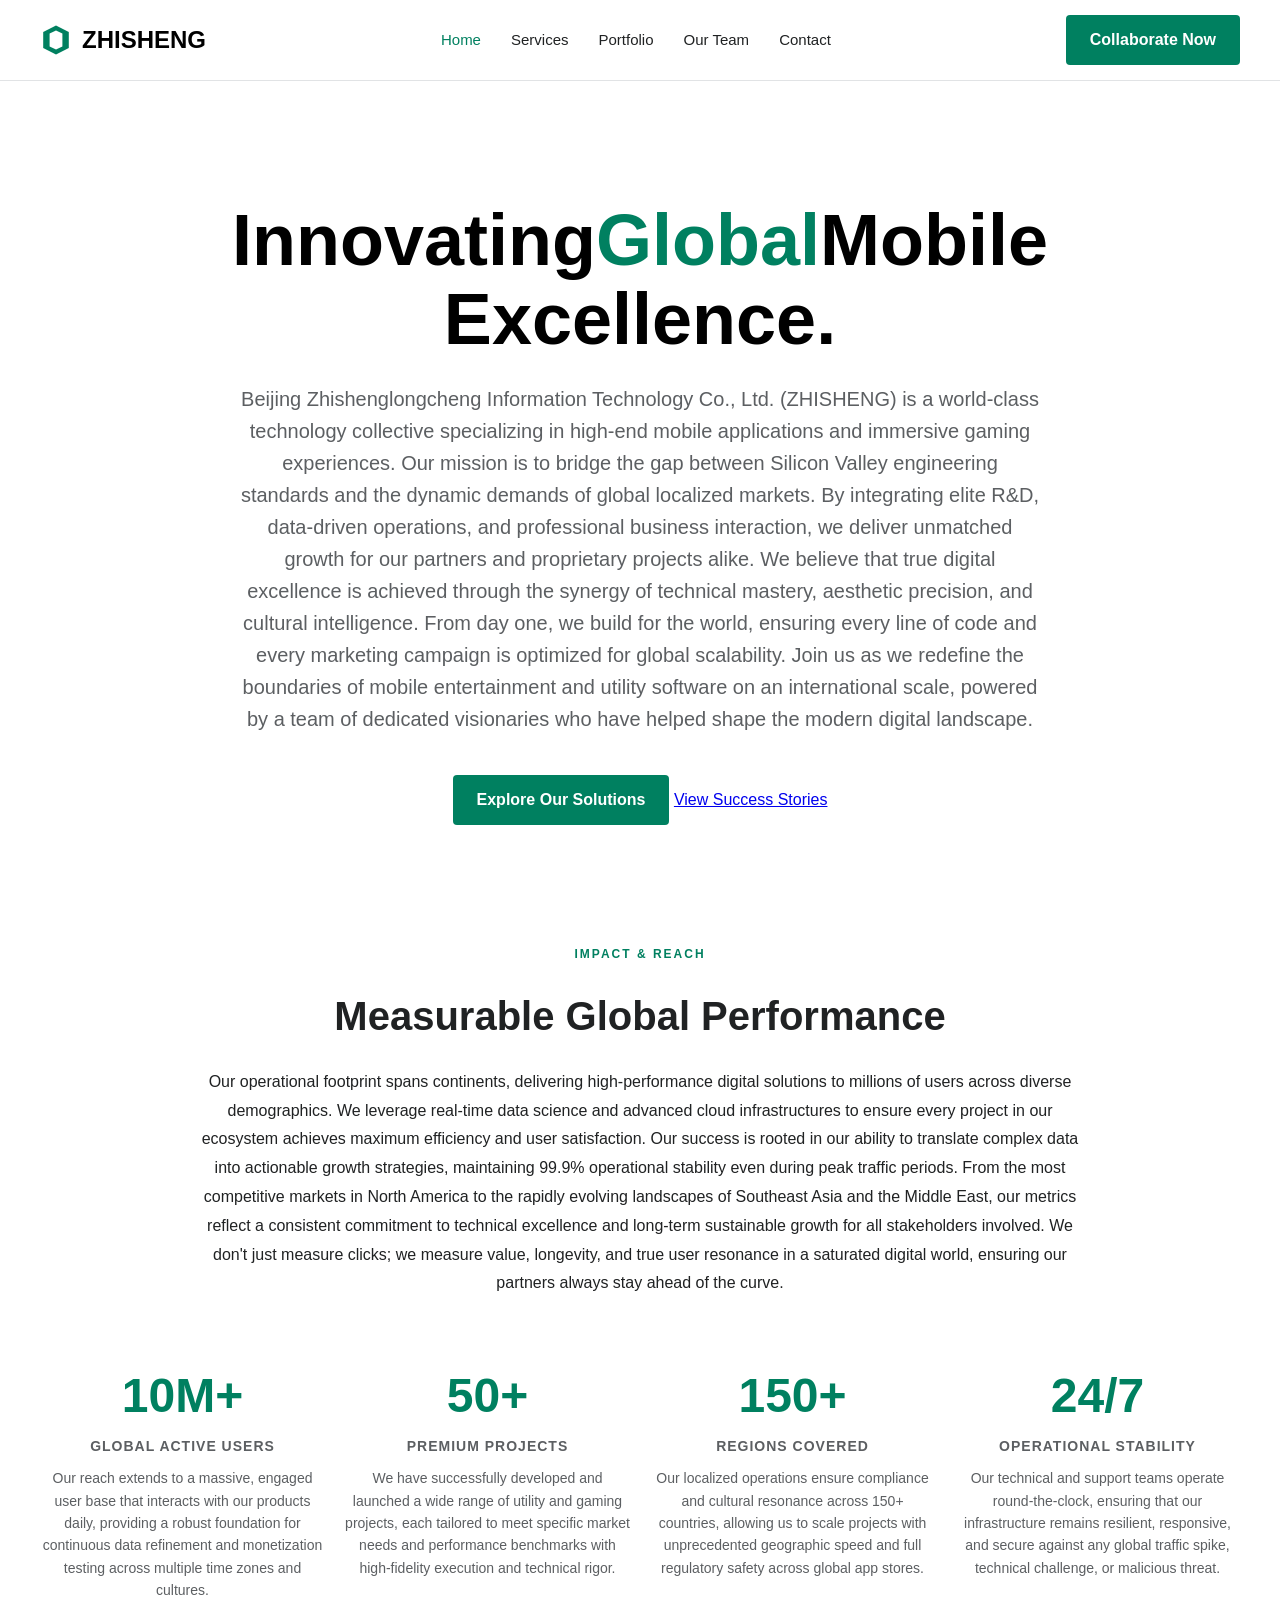
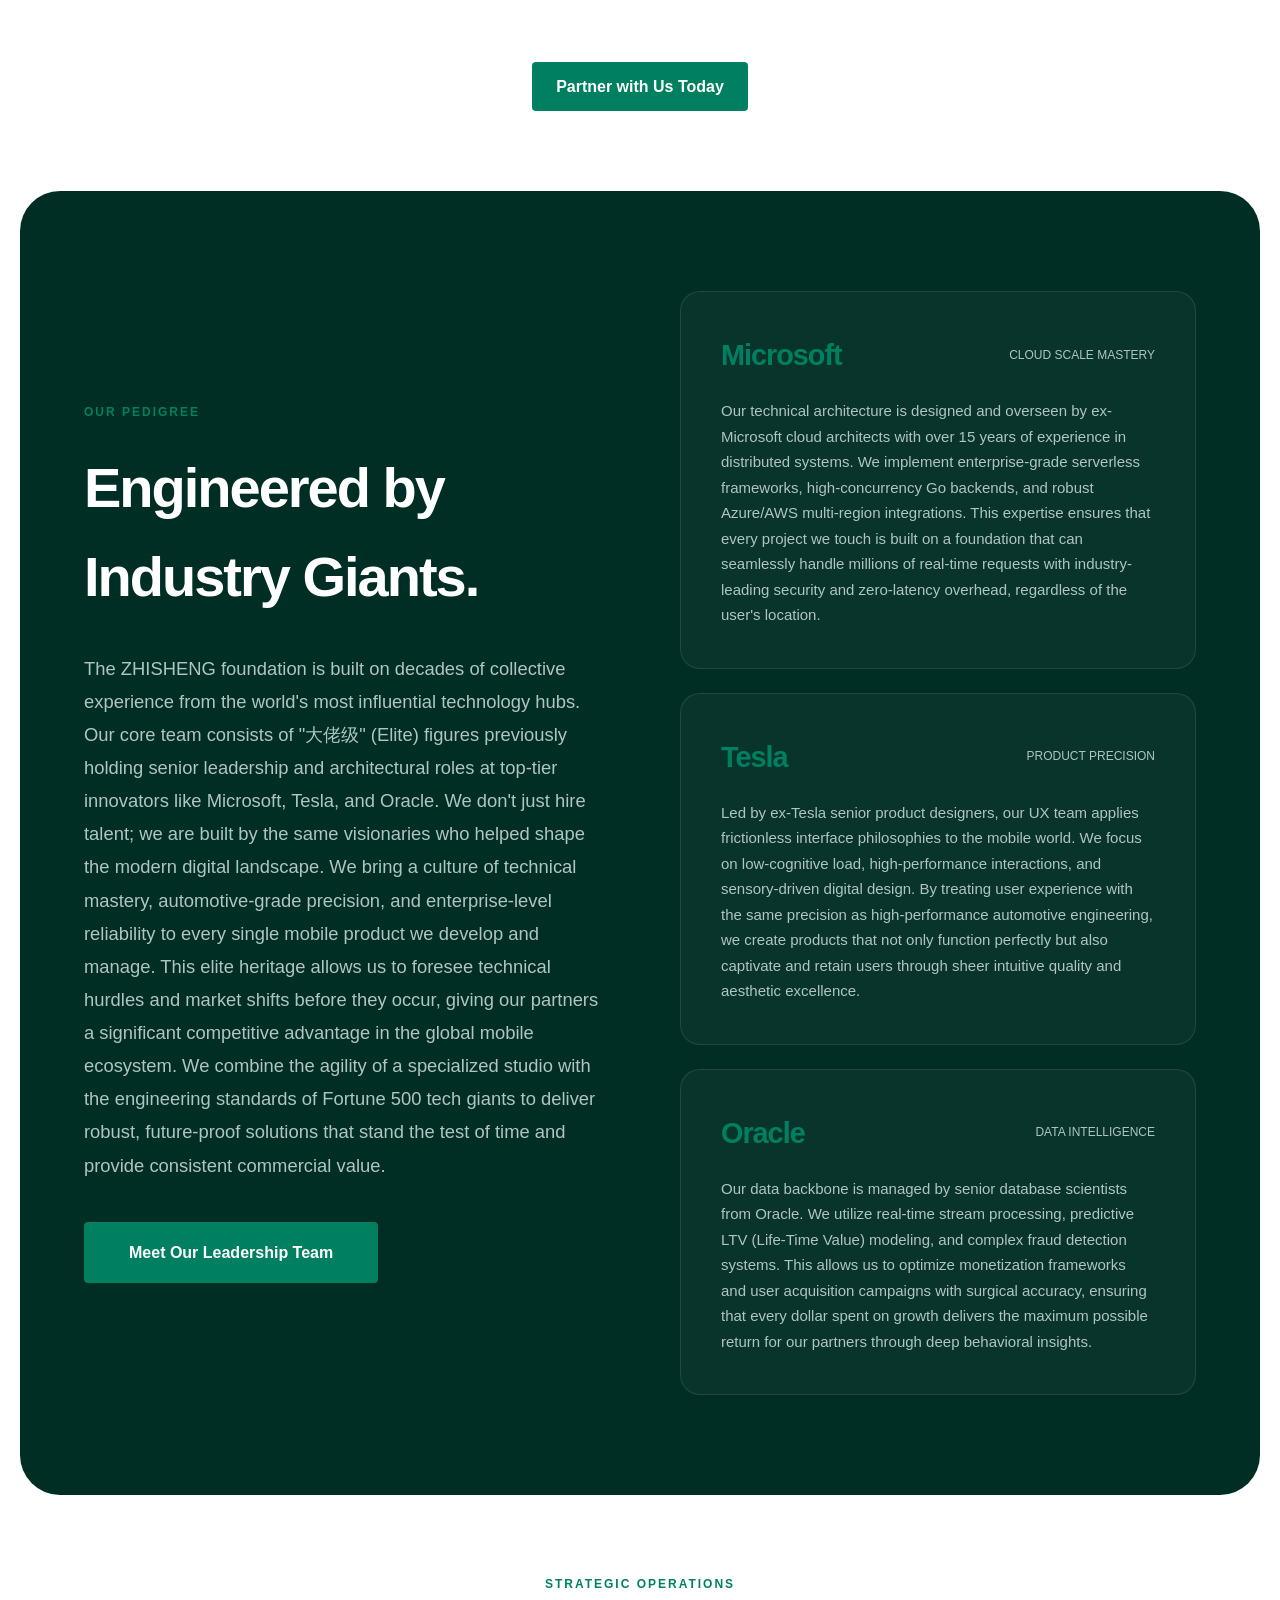
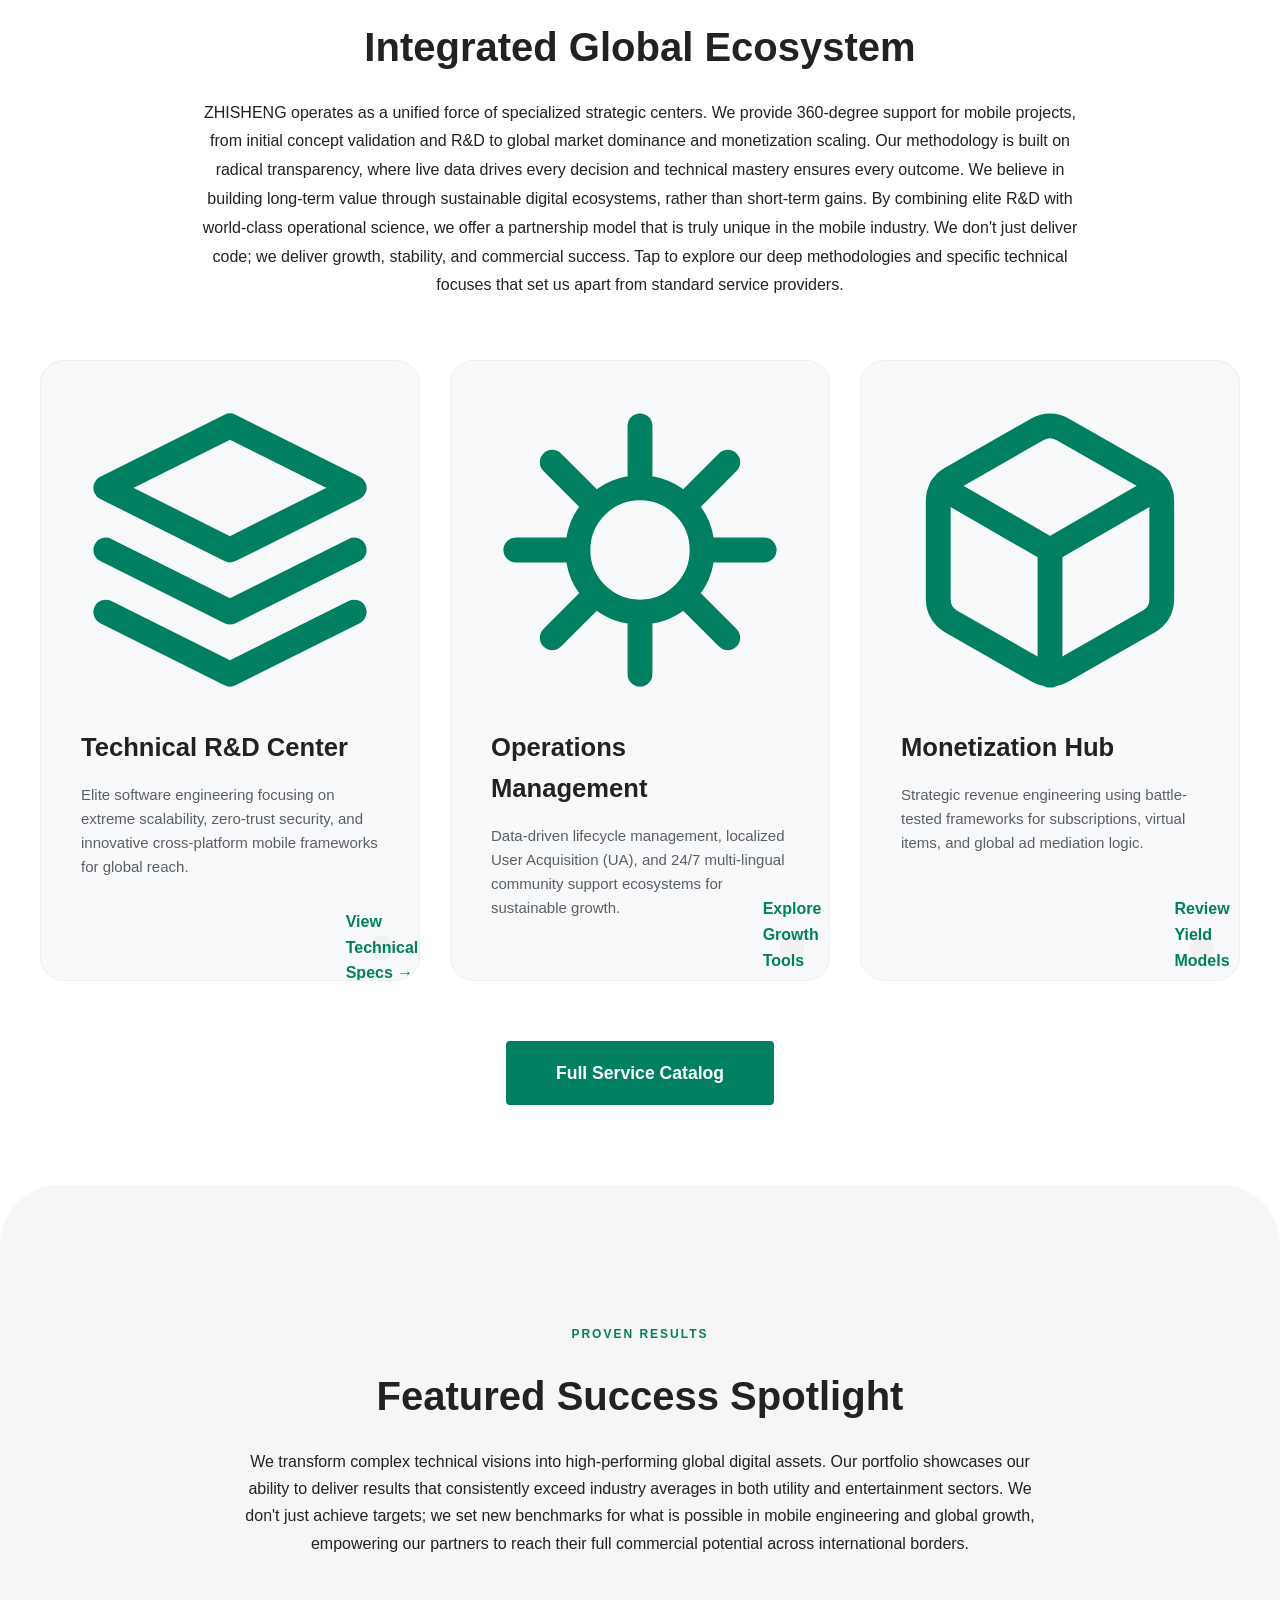
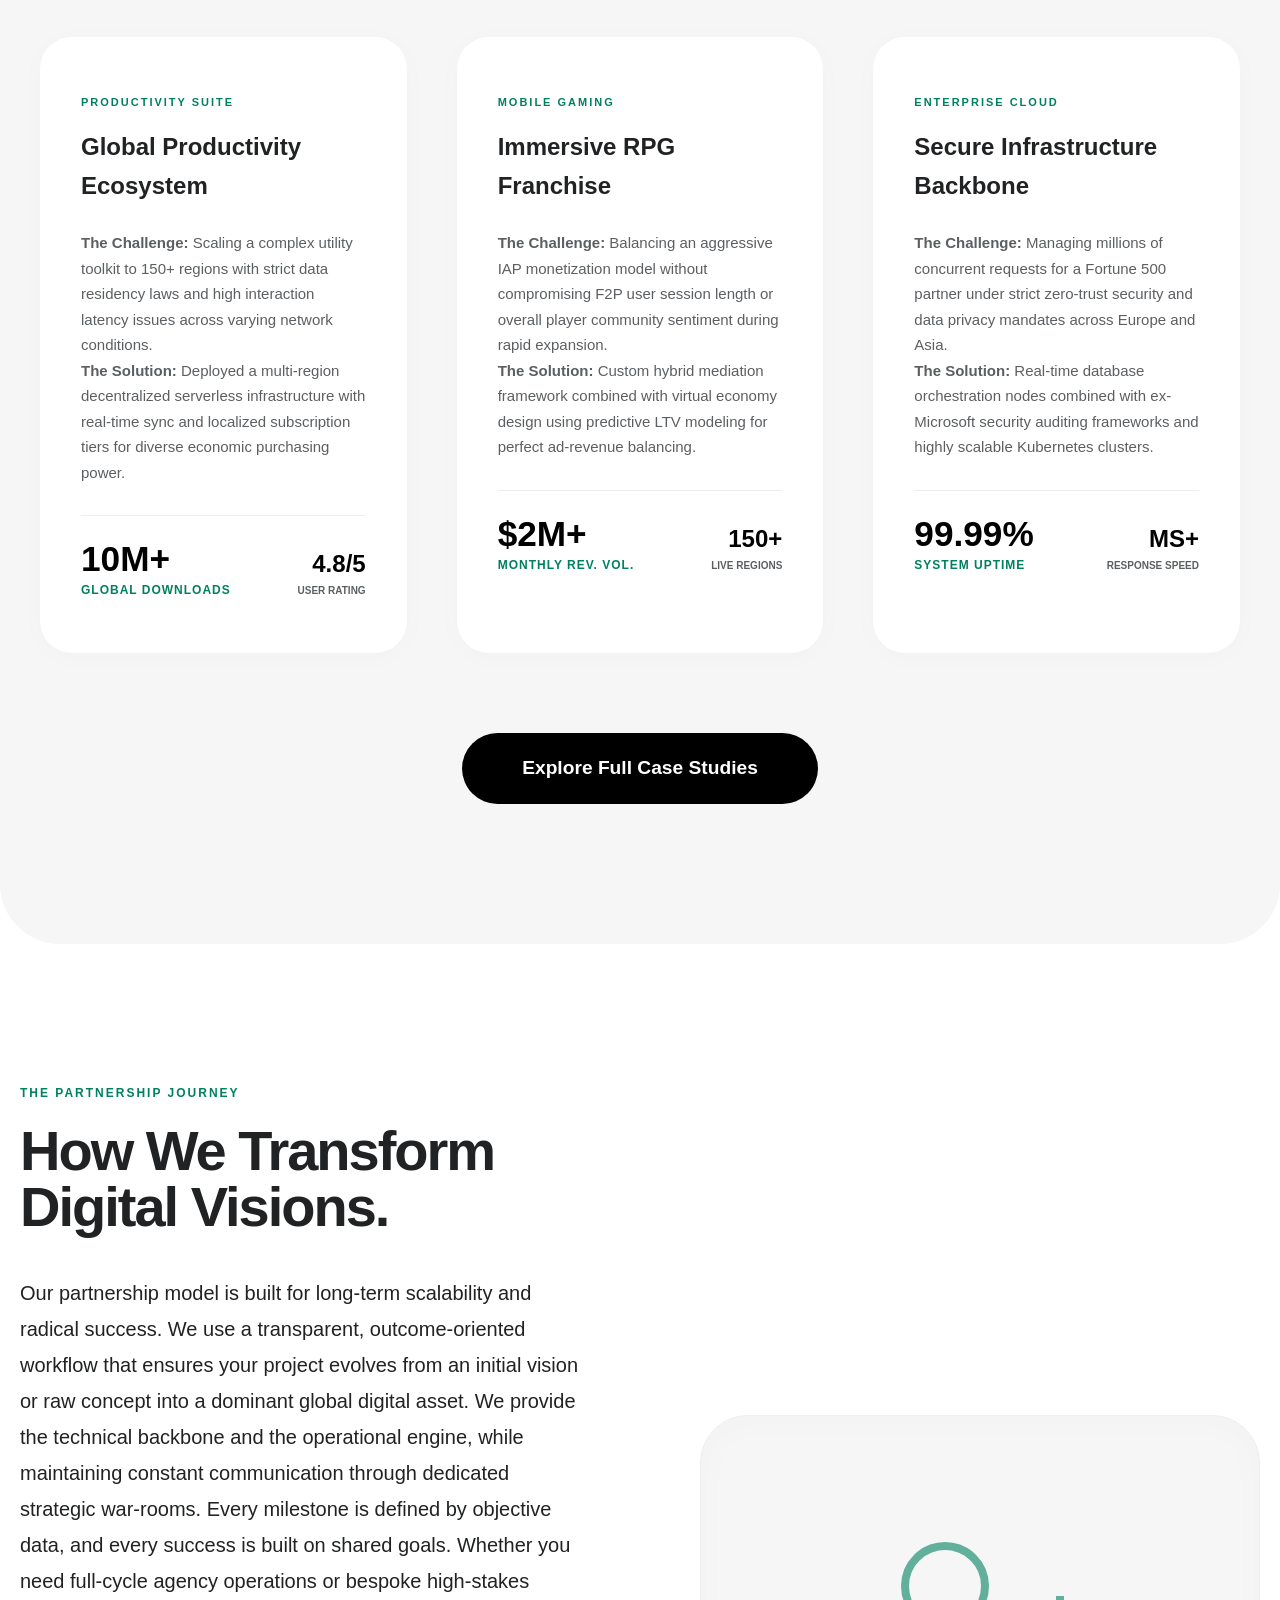
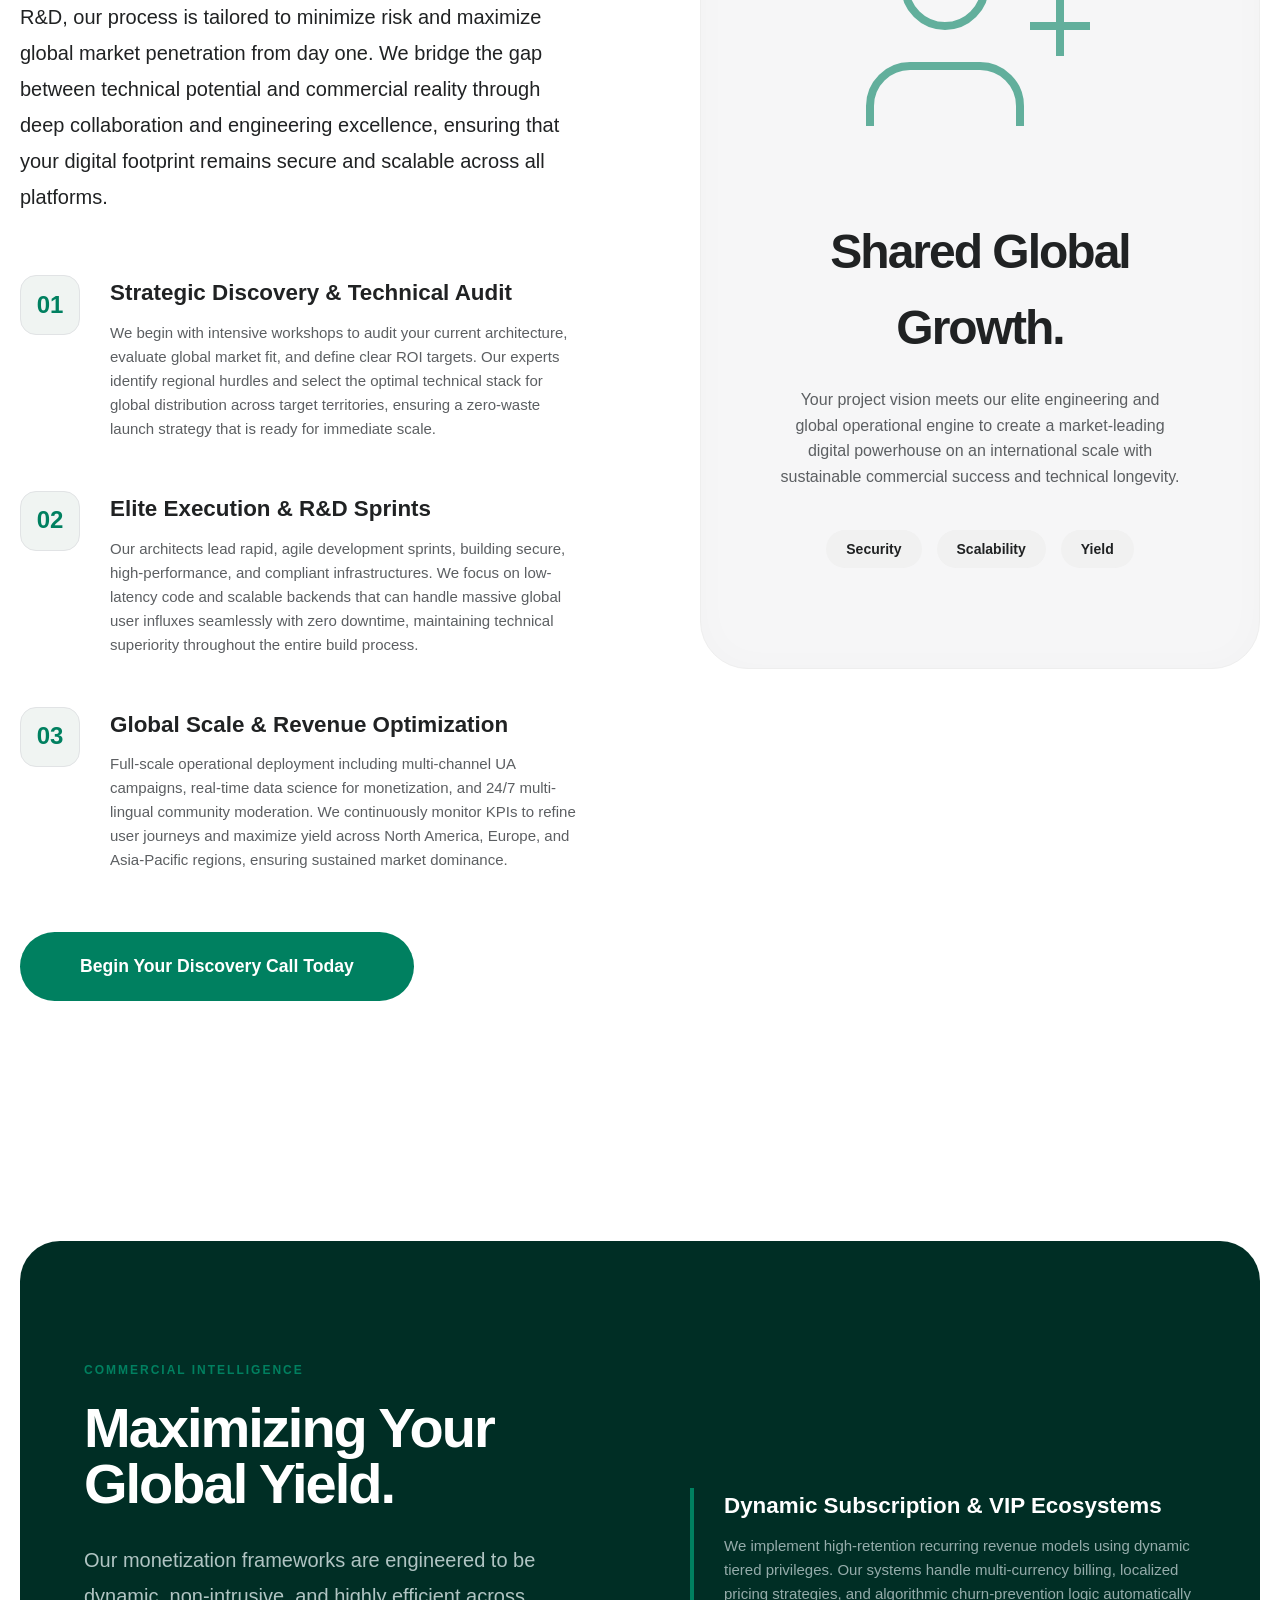
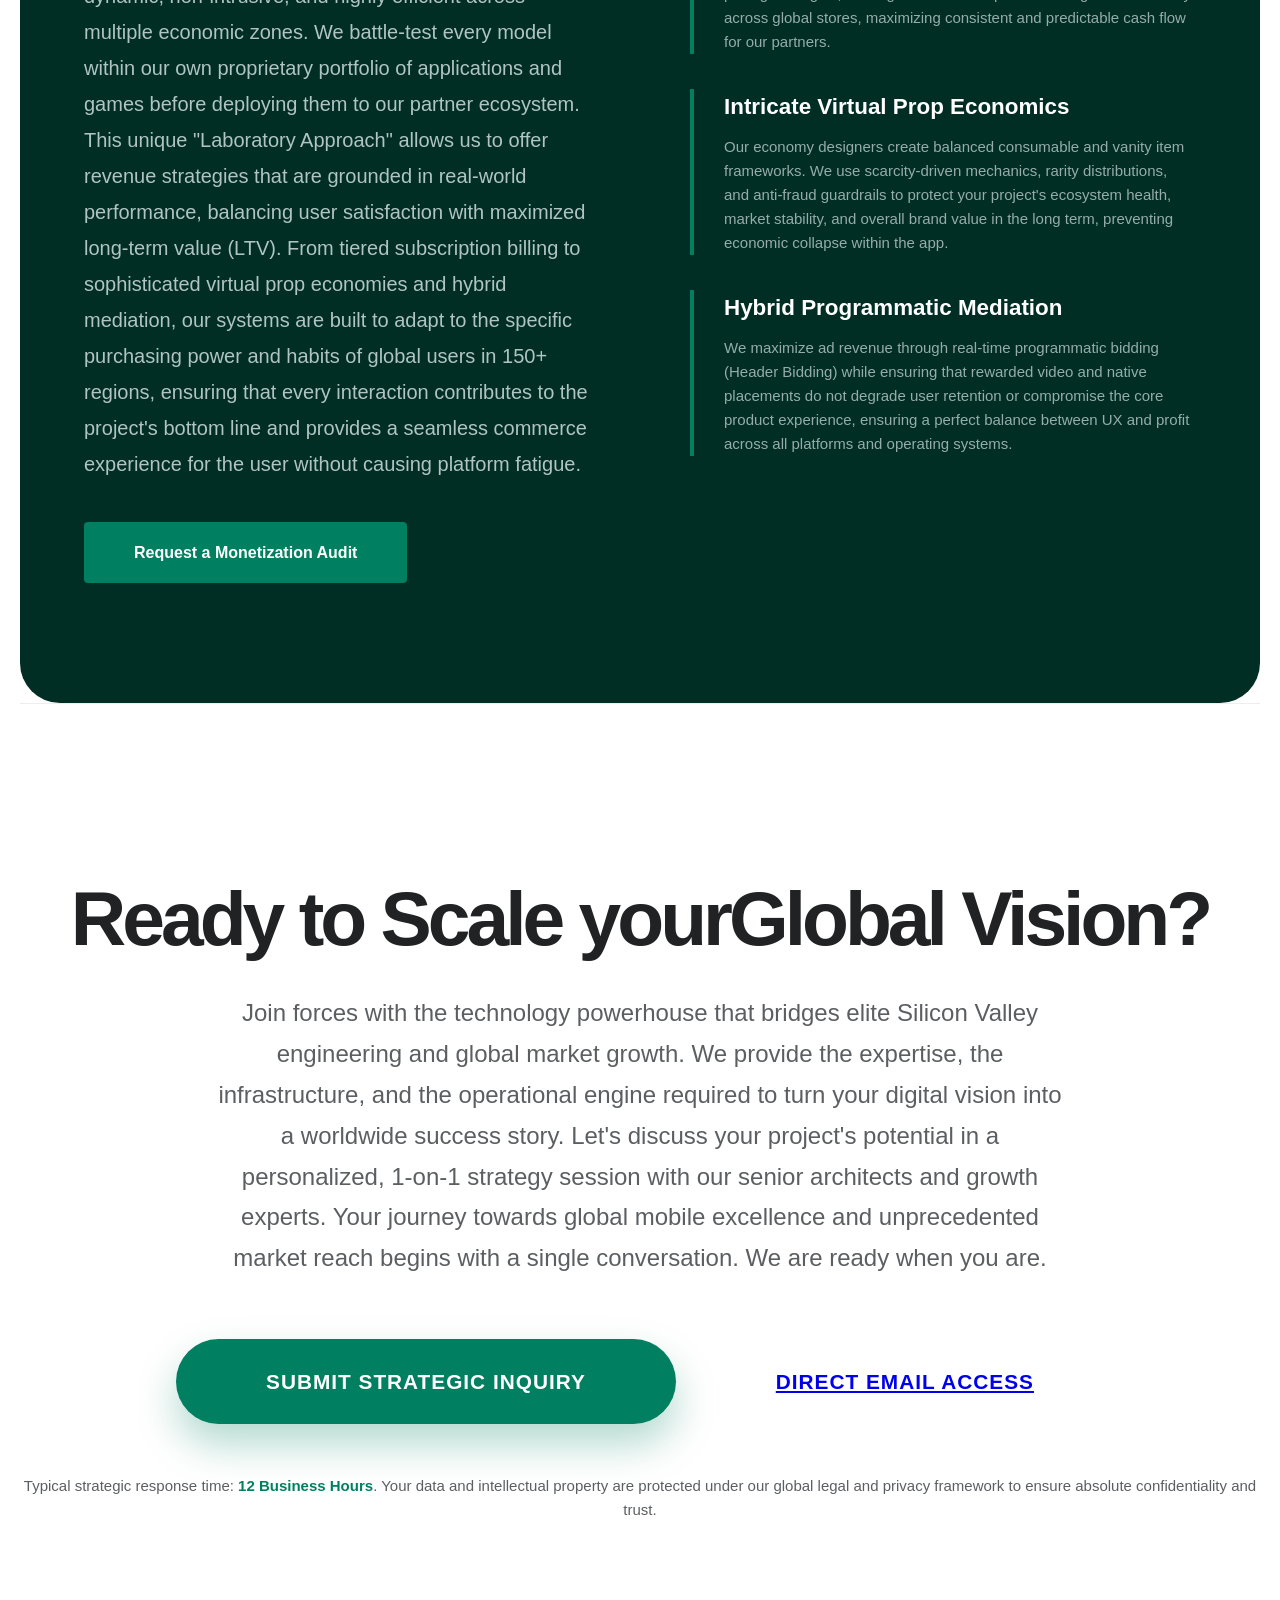
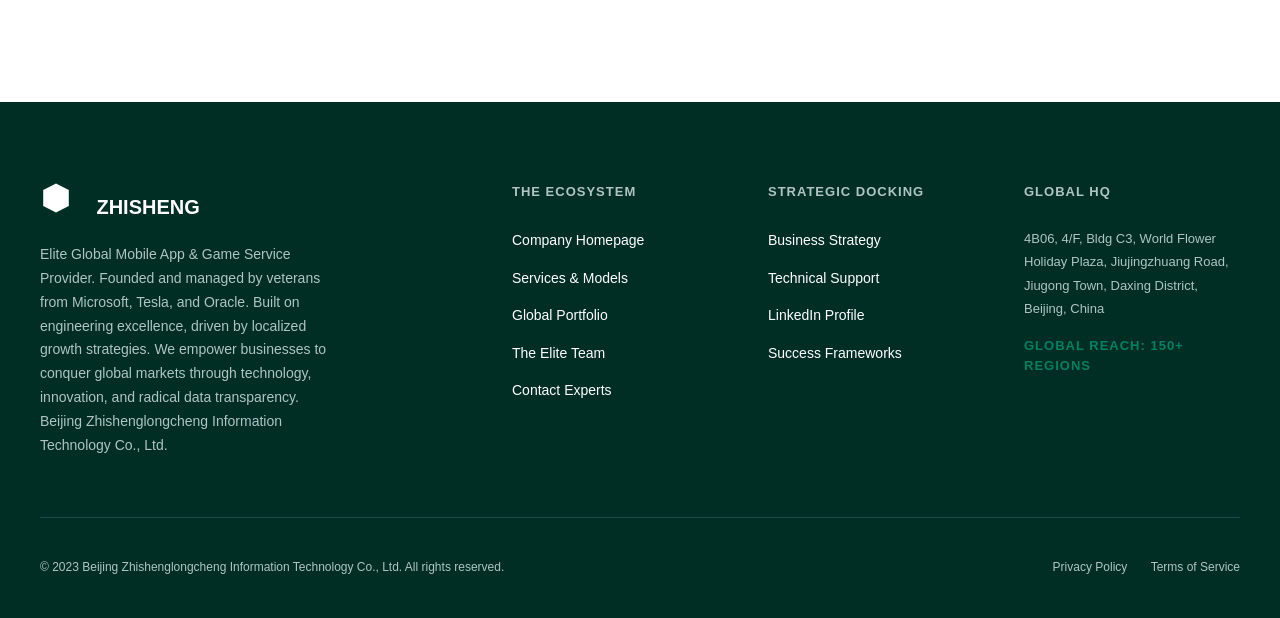
<file: index.html>
<!DOCTYPE html>
<html lang="en">
<head>
    <meta charset="UTF-8">
    <meta name="viewport" content="width=device-width, initial-scale=1.0">
    <title>ZHISHENG | Global Elite Mobile App & Game Service Provider</title>
    <meta name="description" content="Beijing Zhishenglongcheng (ZHISHENG) is a premier technology team providing global mobile app and game development, operations, and publishing services. Managed by senior veterans from Microsoft, Tesla, and Oracle.">
    <meta name="keywords" content="Mobile Development, Global Operations, Game Publishing, Microsoft Tesla Oracle Alumni, App Monetization, ZHISHENG, Mobile Game Studio, App R&D, Technical Architecture, Global UA">

    <!-- Open Graph / Facebook -->
    <meta property="og:type" content="website">
    <meta property="og:url" content="https://zhishenglc.com/">
    <meta property="og:title" content="ZHISHENG | Global Mobile App & Game Excellence">
    <meta property="og:description" content="Elite engineering and strategic operations for the global mobile ecosystem. Built by veterans from Microsoft, Tesla, and Oracle.">
    <meta property="og:image" content="https://zhishenglc.com/svg/logo.svg">

    <!-- Twitter -->
    <meta property="twitter:card" content="summary_large_image">
    <meta property="twitter:url" content="https://zhishenglc.com/">
    <meta property="twitter:title" content="ZHISHENG | Global Mobile App & Game Excellence">
    <meta property="twitter:description" content="Elite engineering and strategic operations for the global mobile ecosystem. Built by veterans from Microsoft, Tesla, and Oracle.">
    <meta property="twitter:image" content="https://zhishenglc.com/svg/logo.svg">

    <!-- Favicon -->
    <link rel="icon" type="image/svg+xml" href="svg/logo.svg">
    <link rel="alternate icon" href="favicon.ico">

    <link rel="stylesheet" href="css/style.css">

    <!-- Structured Data -->
    <script type="application/ld+json">
    {
      "@context": "https://schema.org",
      "@type": "Organization",
      "name": "Beijing Zhishenglongcheng Information Technology Co., Ltd.",
      "alternateName": "ZHISHENG",
      "url": "https://zhishenglc.com",
      "logo": "https://zhishenglc.com/svg/logo.svg",
      "contactPoint": [
        {
          "@type": "ContactPoint",
          "email": "liunian@zhishenglc.com",
          "contactType": "sales",
          "areaServed": "Worldwide"
        },
        {
          "@type": "ContactPoint",
          "email": "support@zhishenglc.com",
          "contactType": "technical support",
          "areaServed": "Worldwide"
        }
      ],
      "address": {
        "@type": "PostalAddress",
        "streetAddress": "4B06, 4/F, Bldg C3, World Flower Holiday Plaza, Jiujingzhuang Road, Jiugong Town, (Daxing), Beijing ETDZ",
        "addressLocality": "Beijing",
        "addressCountry": "CN"
      }
    }
    </script>
</head>
<body>
    <header id="main-header">
        <nav class="container">
            <div class="logo">
                <a href="index.html">
                    <svg viewBox="0 0 100 100" xmlns="http://www.w3.org/2000/svg" aria-hidden="true"><path d="M50 5L10 25V75L50 95L90 75V25L50 5Z" fill="#008060"/><path d="M50 20L30 30V70L50 80L70 70V30L50 20Z" fill="white"/></svg>
                    <span>ZHISHENG</span>
                </a>
            </div>

            <button class="menu-toggle" aria-label="Toggle navigation" aria-expanded="false">
                <span></span>
                <span></span>
                <span></span>
            </button>

            <ul class="nav-links">
                <li><a href="index.html" class="active">Home</a></li>
                <li><a href="business.html">Services</a></li>
                <li><a href="cases.html">Portfolio</a></li>
                <li><a href="team.html">Our Team</a></li>
                <li><a href="contact.html">Contact</a></li>
            </ul>
            <div class="header-cta">
                <a href="contact.html" class="btn">Collaborate Now</a>
            </div>
        </nav>
    </header>

    <main>
        <!-- 1. Hero Section -->
        <section class="hero reveal">
            <div class="container">
                <div class="hero-content">
                    <h1 class="hero-title">Innovating<span>Global</span>Mobile Excellence.</h1>
                    <p class="hero-subtitle">Beijing Zhishenglongcheng Information Technology Co., Ltd. (ZHISHENG) is a world-class technology collective specializing in high-end mobile applications and immersive gaming experiences. Our mission is to bridge the gap between Silicon Valley engineering standards and the dynamic demands of global localized markets. By integrating elite R&D, data-driven operations, and professional business interaction, we deliver unmatched growth for our partners and proprietary projects alike. We believe that true digital excellence is achieved through the synergy of technical mastery, aesthetic precision, and cultural intelligence. From day one, we build for the world, ensuring every line of code and every marketing campaign is optimized for global scalability. Join us as we redefine the boundaries of mobile entertainment and utility software on an international scale, powered by a team of dedicated visionaries who have helped shape the modern digital landscape.</p>
                    <div class="hero-btns">
                        <a href="business.html" class="btn">Explore Our Solutions</a>
                        <a href="cases.html" class="btn-outline">View Success Stories</a>
                    </div>
                </div>
            </div>
        </section>

        <!-- 2. Impact & Stats Section -->
        <section class="stats container reveal">
            <div class="section-header">
                <span class="label">Impact & Reach</span>
                <h2>Measurable Global Performance</h2>
                <p style="max-width: 900px; margin: 20px auto; line-height: 1.8;">Our operational footprint spans continents, delivering high-performance digital solutions to millions of users across diverse demographics. We leverage real-time data science and advanced cloud infrastructures to ensure every project in our ecosystem achieves maximum efficiency and user satisfaction. Our success is rooted in our ability to translate complex data into actionable growth strategies, maintaining 99.9% operational stability even during peak traffic periods. From the most competitive markets in North America to the rapidly evolving landscapes of Southeast Asia and the Middle East, our metrics reflect a consistent commitment to technical excellence and long-term sustainable growth for all stakeholders involved. We don't just measure clicks; we measure value, longevity, and true user resonance in a saturated digital world, ensuring our partners always stay ahead of the curve.</p>
            </div>
            <div class="grid-4">
                <div class="stat-item reveal">
                    <div class="stat-num">10M+</div>
                    <div class="stat-label">Global Active Users</div>
                    <p style="font-size: 14px; margin-top: 10px; color: var(--gray-medium);">Our reach extends to a massive, engaged user base that interacts with our products daily, providing a robust foundation for continuous data refinement and monetization testing across multiple time zones and cultures.</p>
                </div>
                <div class="stat-item reveal">
                    <div class="stat-num">50+</div>
                    <div class="stat-label">Premium Projects</div>
                    <p style="font-size: 14px; margin-top: 10px; color: var(--gray-medium);">We have successfully developed and launched a wide range of utility and gaming projects, each tailored to meet specific market needs and performance benchmarks with high-fidelity execution and technical rigor.</p>
                </div>
                <div class="stat-item reveal">
                    <div class="stat-num">150+</div>
                    <div class="stat-label">Regions Covered</div>
                    <p style="font-size: 14px; margin-top: 10px; color: var(--gray-medium);">Our localized operations ensure compliance and cultural resonance across 150+ countries, allowing us to scale projects with unprecedented geographic speed and full regulatory safety across global app stores.</p>
                </div>
                <div class="stat-item reveal">
                    <div class="stat-num">24/7</div>
                    <div class="stat-label">Operational Stability</div>
                    <p style="font-size: 14px; margin-top: 10px; color: var(--gray-medium);">Our technical and support teams operate round-the-clock, ensuring that our infrastructure remains resilient, responsive, and secure against any global traffic spike, technical challenge, or malicious threat.</p>
                </div>
            </div>
            <div style="text-align: center; margin-top: 60px;">
                <a href="contact.html" class="cta-button">Partner with Us Today</a>
            </div>
        </section>

        <!-- 3. Pedigree Showcase (Elite Trust Factors) -->
        <section class="pedigree-showcase container reveal" style="background: #002e25; color: white; border-radius: 40px; padding: 100px 5vw; margin: 80px auto;">
            <div class="grid-2" style="align-items: center; gap: 80px;">
                <div>
                    <span class="label" style="color: var(--primary-color);">Our Pedigree</span>
                    <h2 style="color: white; font-size: 3.5rem; letter-spacing: -2px;">Engineered by Industry Giants.</h2>
                    <p style="color: #b0c4c3; font-size: 1.15rem; margin-top: 30px; line-height: 1.8;">The ZHISHENG foundation is built on decades of collective experience from the world's most influential technology hubs. Our core team consists of "大佬级" (Elite) figures previously holding senior leadership and architectural roles at top-tier innovators like Microsoft, Tesla, and Oracle. We don't just hire talent; we are built by the same visionaries who helped shape the modern digital landscape. We bring a culture of technical mastery, automotive-grade precision, and enterprise-level reliability to every single mobile product we develop and manage. This elite heritage allows us to foresee technical hurdles and market shifts before they occur, giving our partners a significant competitive advantage in the global mobile ecosystem. We combine the agility of a specialized studio with the engineering standards of Fortune 500 tech giants to deliver robust, future-proof solutions that stand the test of time and provide consistent commercial value.</p>
                    <a href="team.html" class="btn" style="margin-top: 40px; background: var(--primary-color); border: none; padding: 18px 45px;">Meet Our Leadership Team</a>
                </div>
                <div class="pedigree-details" style="display: grid; grid-template-columns: 1fr; gap: 24px;">
                    <div class="card reveal" style="background: rgba(255,255,255,0.03); border: 1px solid rgba(255,255,255,0.1); padding: 40px; border-radius: 20px; transition: var(--transition-base);">
                        <div style="display: flex; justify-content: space-between; align-items: center; margin-bottom: 20px;">
                            <span style="font-weight: 900; font-size: 1.8rem; color: var(--primary-color); letter-spacing: -1px;">Microsoft</span>
                            <span style="font-size: 12px; color: #b0c4c3; text-transform: uppercase;">Cloud Scale Mastery</span>
                        </div>
                        <p style="color: #b0c4c3; font-size: 15px; margin: 0; line-height: 1.7;">Our technical architecture is designed and overseen by ex-Microsoft cloud architects with over 15 years of experience in distributed systems. We implement enterprise-grade serverless frameworks, high-concurrency Go backends, and robust Azure/AWS multi-region integrations. This expertise ensures that every project we touch is built on a foundation that can seamlessly handle millions of real-time requests with industry-leading security and zero-latency overhead, regardless of the user's location.</p>
                    </div>
                    <div class="card reveal" style="background: rgba(255,255,255,0.03); border: 1px solid rgba(255,255,255,0.1); padding: 40px; border-radius: 20px; transition: var(--transition-base);">
                        <div style="display: flex; justify-content: space-between; align-items: center; margin-bottom: 20px;">
                            <span style="font-weight: 900; font-size: 1.8rem; color: var(--primary-color); letter-spacing: -1px;">Tesla</span>
                            <span style="font-size: 12px; color: #b0c4c3; text-transform: uppercase;">Product Precision</span>
                        </div>
                        <p style="color: #b0c4c3; font-size: 15px; margin: 0; line-height: 1.7;">Led by ex-Tesla senior product designers, our UX team applies frictionless interface philosophies to the mobile world. We focus on low-cognitive load, high-performance interactions, and sensory-driven digital design. By treating user experience with the same precision as high-performance automotive engineering, we create products that not only function perfectly but also captivate and retain users through sheer intuitive quality and aesthetic excellence.</p>
                    </div>
                    <div class="card reveal" style="background: rgba(255,255,255,0.03); border: 1px solid rgba(255,255,255,0.1); padding: 40px; border-radius: 20px; transition: var(--transition-base);">
                        <div style="display: flex; justify-content: space-between; align-items: center; margin-bottom: 20px;">
                            <span style="font-weight: 900; font-size: 1.8rem; color: var(--primary-color); letter-spacing: -1px;">Oracle</span>
                            <span style="font-size: 12px; color: #b0c4c3; text-transform: uppercase;">Data Intelligence</span>
                        </div>
                        <p style="color: #b0c4c3; font-size: 15px; margin: 0; line-height: 1.7;">Our data backbone is managed by senior database scientists from Oracle. We utilize real-time stream processing, predictive LTV (Life-Time Value) modeling, and complex fraud detection systems. This allows us to optimize monetization frameworks and user acquisition campaigns with surgical accuracy, ensuring that every dollar spent on growth delivers the maximum possible return for our partners through deep behavioral insights.</p>
                    </div>
                </div>
            </div>
        </section>

        <!-- 4. Deep Service Methodology (Expandable Lists) -->
        <section class="values container reveal">
            <div class="section-header">
                <span class="label">Strategic Operations</span>
                <h2>Integrated Global Ecosystem</h2>
                <p style="max-width: 900px; margin: 20px auto; line-height: 1.8;">ZHISHENG operates as a unified force of specialized strategic centers. We provide 360-degree support for mobile projects, from initial concept validation and R&D to global market dominance and monetization scaling. Our methodology is built on radical transparency, where live data drives every decision and technical mastery ensures every outcome. We believe in building long-term value through sustainable digital ecosystems, rather than short-term gains. By combining elite R&D with world-class operational science, we offer a partnership model that is truly unique in the mobile industry. We don't just deliver code; we deliver growth, stability, and commercial success. Tap to explore our deep methodologies and specific technical focuses that set us apart from standard service providers.</p>
            </div>
            <div class="grid-3" style="margin-top: 60px;">
                <!-- Pillar 1 -->
                <div class="card reveal" role="button" aria-expanded="false" style="padding: 40px; border: 1px solid #eee; border-radius: 24px; position: relative;">
                    <div class="icon"><svg viewBox="0 0 24 24" fill="none" stroke="#008060" stroke-width="2" stroke-linecap="round" stroke-linejoin="round"><path d="M12 2L2 7l10 5 10-5-10-5zM2 17l10 5 10-5M2 12l10 5 10-5"/></svg></div>
                    <h3 style="margin: 20px 0 15px; font-size: 1.6rem;">Technical R&D Center</h3>
                    <p style="color: var(--gray-medium); font-size: 15px; margin-bottom: 20px;">Elite software engineering focusing on extreme scalability, zero-trust security, and innovative cross-platform mobile frameworks for global reach.</p>
                    <div class="card-expandable">
                        <ul class="feature-list" style="list-style: none; padding: 0;">
                            <li style="margin-bottom: 12px; font-size: 14px; border-left: 2px solid var(--primary-color); padding-left: 15px;"><strong>Cloud-Native Backends:</strong> Full Kubernetes orchestration for global scale, ensuring 99.9% availability and zero-downtime hot-patching capabilities across all economic regions.</li>
                            <li style="margin-bottom: 12px; font-size: 14px; border-left: 2px solid var(--primary-color); padding-left: 15px;"><strong>Native & Cross-Platform:</strong> High-performance Swift/Kotlin native development paired with heavily optimized Flutter and Unity engines for seamless multi-platform experiences.</li>
                            <li style="margin-bottom: 12px; font-size: 14px; border-left: 2px solid var(--primary-color); padding-left: 15px;"><strong>Zero-Trust Security:</strong> End-to-end encryption using TLS 1.3 and AES-256 standards, with complete regional data compliance including GDPR, CCPA, and PIPL for absolute safety.</li>
                            <li style="margin-bottom: 12px; font-size: 14px; border-left: 2px solid var(--primary-color); padding-left: 15px;"><strong>AI Personalization:</strong> Implementation of custom machine learning models for real-time user profiling, dynamic in-app content delivery, and behavioral predictive modeling to increase engagement.</li>
                            <li style="margin-bottom: 0; font-size: 14px; border-left: 2px solid var(--primary-color); padding-left: 15px;"><strong>Low-Latency Architecture:</strong> Proprietary network optimization protocols designed specifically for high-frequency interaction applications and real-time multiplayer gaming environments globally.</li>
                        </ul>
                    </div>
                    <div class="expand-indicator" style="margin-top: 20px; color: var(--primary-color); font-weight: 800;">View Technical Specs →</div>
                </div>
                <!-- Pillar 2 -->
                <div class="card reveal" role="button" aria-expanded="false" style="padding: 40px; border: 1px solid #eee; border-radius: 24px; position: relative;">
                    <div class="icon"><svg viewBox="0 0 24 24" fill="none" stroke="#008060" stroke-width="2" stroke-linecap="round" stroke-linejoin="round"><path d="M12 2v4M12 18v4M4.93 4.93l2.83 2.83M16.24 16.24l2.83 2.83M2 12h4M18 12h4M4.93 19.07l2.83-2.83M16.24 7.76l2.83-2.83"/><circle cx="12" cy="12" r="5"/></svg></div>
                    <h3 style="margin: 20px 0 15px; font-size: 1.6rem;">Operations Management</h3>
                    <p style="color: var(--gray-medium); font-size: 15px; margin-bottom: 20px;">Data-driven lifecycle management, localized User Acquisition (UA), and 24/7 multi-lingual community support ecosystems for sustainable growth.</p>
                    <div class="card-expandable">
                        <ul class="feature-list" style="list-style: none; padding: 0;">
                            <li style="margin-bottom: 12px; font-size: 14px; border-left: 2px solid var(--primary-color); padding-left: 15px;"><strong>Algorithmic UA:</strong> Advanced programmatic ad-buying systems distributed across North America, Europe, and Asia-Pacific to ensure lowest CPI and highest quality user onboarding.</li>
                            <li style="margin-bottom: 12px; font-size: 14px; border-left: 2px solid var(--primary-color); padding-left: 15px;"><strong>Churn Mitigation:</strong> Data-centric behavioral analysis combined with automated re-engagement triggers to maximize DAU/MAU ratios and user lifespan through personalized push content.</li>
                            <li style="margin-bottom: 12px; font-size: 14px; border-left: 2px solid var(--primary-color); padding-left: 15px;"><strong>Cultural Adaptation:</strong> Deep-level localization strategies that go beyond simple translation, adapting game mechanics and app features to resonate with local cultural expectations.</li>
                            <li style="margin-bottom: 12px; font-size: 14px; border-left: 2px solid var(--primary-color); padding-left: 15px;"><strong>24/7 Moderation:</strong> Real-time global support and moderation centers covering 10+ major languages, maintaining high user sentiment and platform health around the clock.</li>
                            <li style="margin-bottom: 0; font-size: 14px; border-left: 2px solid var(--primary-color); padding-left: 15px;"><strong>LTV Optimization:</strong> Continuous funnel analysis and A/B testing of every user touchpoint to ensure maximum capital efficiency and lifecycle value for every project in our portfolio.</li>
                        </ul>
                    </div>
                    <div class="expand-indicator" style="margin-top: 20px; color: var(--primary-color); font-weight: 800;">Explore Growth Tools →</div>
                </div>
                <!-- Pillar 3 -->
                <div class="card reveal" role="button" aria-expanded="false" style="padding: 40px; border: 1px solid #eee; border-radius: 24px; position: relative;">
                    <div class="icon"><svg viewBox="0 0 24 24" fill="none" stroke="#008060" stroke-width="2" stroke-linecap="round" stroke-linejoin="round"><path d="M21 16V8a2 2 0 0 0-1-1.73l-7-4a2 2 0 0 0-2 0l-7 4A2 2 0 0 0 3 8v8a2 2 0 0 0 1 1.73l7 4a2 2 0 0 0 2 0l7-4A2 2 0 0 0 21 16z"/><polyline points="3.27 6.96 12 12.01 20.73 6.96"/><line x1="12" y1="22.08" x2="12" y2="12"/></svg></div>
                    <h3 style="margin: 20px 0 15px; font-size: 1.6rem;">Monetization Hub</h3>
                    <p style="color: var(--gray-medium); font-size: 15px; margin-bottom: 20px;">Strategic revenue engineering using battle-tested frameworks for subscriptions, virtual items, and global ad mediation logic.</p>
                    <div class="card-expandable">
                        <ul class="feature-list" style="list-style: none; padding: 0;">
                            <li style="margin-bottom: 12px; font-size: 14px; border-left: 2px solid var(--primary-color); padding-left: 15px;"><strong>Tiered VIP Systems:</strong> Complex recurring subscription billing models with dynamic user privileges and tiered loyalty rewards designed for maximum long-term retention.</li>
                            <li style="margin-bottom: 12px; font-size: 14px; border-left: 2px solid var(--primary-color); padding-left: 15px;"><strong>Prop Economics:</strong> Balanced virtual item economies with high scarcity value, intricate rarity designs, and sophisticated inflationary controls to ensure market stability and user demand.</li>
                            <li style="margin-bottom: 12px; font-size: 14px; border-left: 2px solid var(--primary-color); padding-left: 15px;"><strong>Mediation Optimization:</strong> Hybrid programmatic systems that balance IAP revenue with non-intrusive rewarded video frameworks to maximize both ARPPU and ARPDAU without fatigue.</li>
                            <li style="margin-bottom: 12px; font-size: 14px; border-left: 2px solid var(--primary-color); padding-left: 15px;"><strong>Payment Compliance:</strong> Seamless global integration with Apple Pay, Google Pay, Stripe, and regional alternative payment methods including automatic tax and exchange handling.</li>
                            <li style="margin-bottom: 0; font-size: 14px; border-left: 2px solid var(--primary-color); padding-left: 15px;"><strong>Yield Management:</strong> Real-time price elasticity testing and dynamic offer engines that adapt monetization strategies to individual user behavior and global purchasing power.</li>
                        </ul>
                    </div>
                    <div class="expand-indicator" style="margin-top: 20px; color: var(--primary-color); font-weight: 800;">Review Yield Models →</div>
                </div>
            </div>
            <div style="text-align: center; margin-top: 60px;">
                <a href="business.html" class="btn" style="padding: 18px 50px; font-size: 1.1rem;">Full Service Catalog</a>
            </div>
        </section>

        <!-- 5. Featured Success Stories (Detailed Metrics) -->
        <section class="success-spotlight reveal" style="background: var(--gray-bg); padding: 140px 0; border-radius: 60px; margin-top: 80px;">
            <div class="container">
                <div class="section-header">
                    <span class="label">Proven Results</span>
                    <h2>Featured Success Spotlight</h2>
                    <p style="max-width: 800px; margin: 20px auto; line-height: 1.7;">We transform complex technical visions into high-performing global digital assets. Our portfolio showcases our ability to deliver results that consistently exceed industry averages in both utility and entertainment sectors. We don't just achieve targets; we set new benchmarks for what is possible in mobile engineering and global growth, empowering our partners to reach their full commercial potential across international borders.</p>
                </div>
                <div class="grid-3" style="margin-top: 80px; gap: 50px;">
                    <!-- Case 1 -->
                    <div class="card reveal" style="background: white; padding: 50px 40px; border-radius: 32px; box-shadow: 0 4px 30px rgba(0,0,0,0.02); transition: var(--transition-base);">
                        <span style="font-size: 11px; font-weight: 800; color: var(--primary-color); text-transform: uppercase; letter-spacing: 2px;">Productivity Suite</span>
                        <h4 style="margin: 15px 0 25px; font-size: 1.5rem;">Global Productivity Ecosystem</h4>
                        <p style="font-size: 15px; color: var(--gray-medium); line-height: 1.7;"><strong>The Challenge:</strong> Scaling a complex utility toolkit to 150+ regions with strict data residency laws and high interaction latency issues across varying network conditions.</p>
                        <p style="font-size: 15px; color: var(--gray-medium); line-height: 1.7; margin-bottom: 30px;"><strong>The Solution:</strong> Deployed a multi-region decentralized serverless infrastructure with real-time sync and localized subscription tiers for diverse economic purchasing power.</p>
                        <div style="border-top: 1px solid #eee; padding-top: 25px; display: flex; justify-content: space-between; align-items: flex-end;">
                            <div>
                                <div style="font-weight: 900; font-size: 2.2rem; color: var(--black); line-height: 1;">10M+</div>
                                <span style="font-size: 12px; text-transform: uppercase; color: var(--primary-color); font-weight: 700; letter-spacing: 1px;">Global Downloads</span>
                            </div>
                            <div style="text-align: right;">
                                <div style="font-weight: 900; font-size: 1.5rem; color: var(--black); line-height: 1;">4.8/5</div>
                                <span style="font-size: 10px; text-transform: uppercase; color: var(--gray-medium); font-weight: 700;">User Rating</span>
                            </div>
                        </div>
                    </div>
                    <!-- Case 2 -->
                    <div class="card reveal" style="background: white; padding: 50px 40px; border-radius: 32px; box-shadow: 0 4px 30px rgba(0,0,0,0.02); transition: var(--transition-base);">
                        <span style="font-size: 11px; font-weight: 800; color: var(--primary-color); text-transform: uppercase; letter-spacing: 2px;">Mobile Gaming</span>
                        <h4 style="margin: 15px 0 25px; font-size: 1.5rem;">Immersive RPG Franchise</h4>
                        <p style="font-size: 15px; color: var(--gray-medium); line-height: 1.7;"><strong>The Challenge:</strong> Balancing an aggressive IAP monetization model without compromising F2P user session length or overall player community sentiment during rapid expansion.</p>
                        <p style="font-size: 15px; color: var(--gray-medium); line-height: 1.7; margin-bottom: 30px;"><strong>The Solution:</strong> Custom hybrid mediation framework combined with virtual economy design using predictive LTV modeling for perfect ad-revenue balancing.</p>
                        <div style="border-top: 1px solid #eee; padding-top: 25px; display: flex; justify-content: space-between; align-items: flex-end;">
                            <div>
                                <div style="font-weight: 900; font-size: 2.2rem; color: var(--black); line-height: 1;">$2M+</div>
                                <span style="font-size: 12px; text-transform: uppercase; color: var(--primary-color); font-weight: 700; letter-spacing: 1px;">Monthly Rev. Vol.</span>
                            </div>
                            <div style="text-align: right;">
                                <div style="font-weight: 900; font-size: 1.5rem; color: var(--black); line-height: 1;">150+</div>
                                <span style="font-size: 10px; text-transform: uppercase; color: var(--gray-medium); font-weight: 700;">Live Regions</span>
                            </div>
                        </div>
                    </div>
                    <!-- Case 3 -->
                    <div class="card reveal" style="background: white; padding: 50px 40px; border-radius: 32px; box-shadow: 0 4px 30px rgba(0,0,0,0.02); transition: var(--transition-base);">
                        <span style="font-size: 11px; font-weight: 800; color: var(--primary-color); text-transform: uppercase; letter-spacing: 2px;">Enterprise Cloud</span>
                        <h4 style="margin: 15px 0 25px; font-size: 1.5rem;">Secure Infrastructure Backbone</h4>
                        <p style="font-size: 15px; color: var(--gray-medium); line-height: 1.7;"><strong>The Challenge:</strong> Managing millions of concurrent requests for a Fortune 500 partner under strict zero-trust security and data privacy mandates across Europe and Asia.</p>
                        <p style="font-size: 15px; color: var(--gray-medium); line-height: 1.7; margin-bottom: 30px;"><strong>The Solution:</strong> Real-time database orchestration nodes combined with ex-Microsoft security auditing frameworks and highly scalable Kubernetes clusters.</p>
                        <div style="border-top: 1px solid #eee; padding-top: 25px; display: flex; justify-content: space-between; align-items: flex-end;">
                            <div>
                                <div style="font-weight: 900; font-size: 2.2rem; color: var(--black); line-height: 1;">99.99%</div>
                                <span style="font-size: 12px; text-transform: uppercase; color: var(--primary-color); font-weight: 700; letter-spacing: 1px;">System Uptime</span>
                            </div>
                            <div style="text-align: right;">
                                <div style="font-weight: 900; font-size: 1.5rem; color: var(--black); line-height: 1;">MS+</div>
                                <span style="font-size: 10px; text-transform: uppercase; color: var(--gray-medium); font-weight: 700;">Response Speed</span>
                            </div>
                        </div>
                    </div>
                </div>
                <div style="text-align: center; margin-top: 80px;">
                    <a href="cases.html" class="btn" style="padding: 20px 60px; font-size: 1.2rem; border-radius: 50px; background: var(--black); color: white;">Explore Full Case Studies</a>
                </div>
            </div>
        </section>

        <!-- 6. Strategic Collaboration Journey -->
        <section class="collaboration container reveal" style="padding: 140px 0;">
            <div class="grid-2" style="align-items: center; gap: 120px;">
                <div class="col-text">
                    <span class="label">The Partnership Journey</span>
                    <h2 style="font-size: 3.5rem; line-height: 1; letter-spacing: -2px;">How We Transform Digital Visions.</h2>
                    <p class="text-secondary" style="font-size: 1.25rem; margin-top: 40px; line-height: 1.8;">Our partnership model is built for long-term scalability and radical success. We use a transparent, outcome-oriented workflow that ensures your project evolves from an initial vision or raw concept into a dominant global digital asset. We provide the technical backbone and the operational engine, while maintaining constant communication through dedicated strategic war-rooms. Every milestone is defined by objective data, and every success is built on shared goals. Whether you need full-cycle agency operations or bespoke high-stakes R&D, our process is tailored to minimize risk and maximize global market penetration from day one. We bridge the gap between technical potential and commercial reality through deep collaboration and engineering excellence, ensuring that your digital footprint remains secure and scalable across all platforms.</p>

                    <div class="process-list" style="margin-top: 60px;">
                        <div class="reveal" style="display: flex; gap: 30px; margin-bottom: 50px; align-items: flex-start;">
                            <div style="width: 60px; height: 60px; background: #f0f4f2; border-radius: 16px; display: flex; align-items: center; justify-content: center; font-weight: 900; color: var(--primary-color); flex-shrink: 0; border: 1px solid #e1e3e5; font-size: 1.5rem;">01</div>
                            <div>
                                <h4 style="font-size: 1.4rem;">Strategic Discovery & Technical Audit</h4>
                                <p style="color: var(--gray-medium); font-size: 15px; margin-top: 10px; line-height: 1.6;">We begin with intensive workshops to audit your current architecture, evaluate global market fit, and define clear ROI targets. Our experts identify regional hurdles and select the optimal technical stack for global distribution across target territories, ensuring a zero-waste launch strategy that is ready for immediate scale.</p>
                            </div>
                        </div>
                        <div class="reveal" style="display: flex; gap: 30px; margin-bottom: 50px; align-items: flex-start;">
                            <div style="width: 60px; height: 60px; background: #f0f4f2; border-radius: 16px; display: flex; align-items: center; justify-content: center; font-weight: 900; color: var(--primary-color); flex-shrink: 0; border: 1px solid #e1e3e5; font-size: 1.5rem;">02</div>
                            <div>
                                <h4 style="font-size: 1.4rem;">Elite Execution & R&D Sprints</h4>
                                <p style="color: var(--gray-medium); font-size: 15px; margin-top: 10px; line-height: 1.6;">Our architects lead rapid, agile development sprints, building secure, high-performance, and compliant infrastructures. We focus on low-latency code and scalable backends that can handle massive global user influxes seamlessly with zero downtime, maintaining technical superiority throughout the entire build process.</p>
                            </div>
                        </div>
                        <div class="reveal" style="display: flex; gap: 30px; align-items: flex-start;">
                            <div style="width: 60px; height: 60px; background: #f0f4f2; border-radius: 16px; display: flex; align-items: center; justify-content: center; font-weight: 900; color: var(--primary-color); flex-shrink: 0; border: 1px solid #e1e3e5; font-size: 1.5rem;">03</div>
                            <div>
                                <h4 style="font-size: 1.4rem;">Global Scale & Revenue Optimization</h4>
                                <p style="color: var(--gray-medium); font-size: 15px; margin-top: 10px; line-height: 1.6;">Full-scale operational deployment including multi-channel UA campaigns, real-time data science for monetization, and 24/7 multi-lingual community moderation. We continuously monitor KPIs to refine user journeys and maximize yield across North America, Europe, and Asia-Pacific regions, ensuring sustained market dominance.</p>
                            </div>
                        </div>
                    </div>
                    <a href="contact.html" class="btn" style="margin-top: 60px; border-radius: 50px; padding: 20px 60px; font-weight: 800; font-size: 1.1rem;">Begin Your Discovery Call Today</a>
                </div>
                <div class="col-visual reveal" style="background: var(--gray-bg); border-radius: 48px; padding: 100px 60px; text-align: center; border: 1px solid #eee; box-shadow: inset 0 2px 40px rgba(0,0,0,0.02);">
                    <svg width="240" height="240" viewBox="0 0 24 24" fill="none" stroke="var(--primary-color)" stroke-width="0.8" style="opacity: 0.6; margin-bottom: 50px;"><path d="M16 21v-2a4 4 0 0 0-4-4H5a4 4 0 0 0-4 4v2"></path><circle cx="8.5" cy="7" r="4"></circle><line x1="20" y1="8" x2="20" y2="14"></line><line x1="23" y1="11" x2="17" y2="11"></line></svg>
                    <h3 style="font-size: 3rem; font-weight: 900; letter-spacing: -2px;">Shared Global Growth.</h3>
                    <p style="color: var(--gray-medium); margin: 20px auto; max-width: 400px; line-height: 1.6;">Your project vision meets our elite engineering and global operational engine to create a market-leading digital powerhouse on an international scale with sustainable commercial success and technical longevity.</p>
                    <div style="display: flex; justify-content: center; gap: 15px; margin-top: 40px;">
                        <span class="market-tag">Security</span>
                        <span class="market-tag">Scalability</span>
                        <span class="market-tag">Yield</span>
                    </div>
                </div>
            </div>
        </section>

        <!-- 7. Monetization Mastery (Bullet Points & Grid) -->
        <section class="monetization container reveal" style="background: var(--footer-bg); color: white; border-radius: 40px; padding: 120px 5vw; margin-top: 100px;">
            <div class="grid-2" style="align-items: center; gap: 100px;">
                <div>
                    <span class="label" style="color: var(--primary-color);">Commercial Intelligence</span>
                    <h2 style="color: white; font-size: 3.5rem; letter-spacing: -2px; line-height: 1;">Maximizing Your Global Yield.</h2>
                    <p style="color: #b0c4c3; font-size: 1.25rem; margin-top: 30px; line-height: 1.8;">Our monetization frameworks are engineered to be dynamic, non-intrusive, and highly efficient across multiple economic zones. We battle-test every model within our own proprietary portfolio of applications and games before deploying them to our partner ecosystem. This unique "Laboratory Approach" allows us to offer revenue strategies that are grounded in real-world performance, balancing user satisfaction with maximized long-term value (LTV). From tiered subscription billing to sophisticated virtual prop economies and hybrid mediation, our systems are built to adapt to the specific purchasing power and habits of global users in 150+ regions, ensuring that every interaction contributes to the project's bottom line and provides a seamless commerce experience for the user without causing platform fatigue.</p>
                    <a href="contact.html" class="btn" style="margin-top: 40px; background: var(--primary-color); border: none; padding: 18px 50px;">Request a Monetization Audit</a>
                </div>
                <div class="monetization-details">
                    <ul class="feature-list" style="list-style: none; padding: 0;">
                        <li class="reveal" style="margin-bottom: 35px; border-left: 4px solid var(--primary-color); padding-left: 30px;">
                            <strong style="font-size: 1.4rem; color: white; display: block; margin-bottom: 10px;">Dynamic Subscription & VIP Ecosystems</strong>
                            <p style="color: #95acab; font-size: 15px; line-height: 1.6;">We implement high-retention recurring revenue models using dynamic tiered privileges. Our systems handle multi-currency billing, localized pricing strategies, and algorithmic churn-prevention logic automatically across global stores, maximizing consistent and predictable cash flow for our partners.</p>
                        </li>
                        <li class="reveal" style="margin-bottom: 35px; border-left: 4px solid var(--primary-color); padding-left: 30px;">
                            <strong style="font-size: 1.4rem; color: white; display: block; margin-bottom: 10px;">Intricate Virtual Prop Economics</strong>
                            <p style="color: #95acab; font-size: 15px; line-height: 1.6;">Our economy designers create balanced consumable and vanity item frameworks. We use scarcity-driven mechanics, rarity distributions, and anti-fraud guardrails to protect your project's ecosystem health, market stability, and overall brand value in the long term, preventing economic collapse within the app.</p>
                        </li>
                        <li class="reveal" style="margin-bottom: 0; border-left: 4px solid var(--primary-color); padding-left: 30px;">
                            <strong style="font-size: 1.4rem; color: white; display: block; margin-bottom: 10px;">Hybrid Programmatic Mediation</strong>
                            <p style="color: #95acab; font-size: 15px; line-height: 1.6;">We maximize ad revenue through real-time programmatic bidding (Header Bidding) while ensuring that rewarded video and native placements do not degrade user retention or compromise the core product experience, ensuring a perfect balance between UX and profit across all platforms and operating systems.</p>
                        </li>
                    </ul>
                </div>
            </div>
        </section>

        <!-- 8. Final High-Trust CTA Section -->
        <section class="cta container reveal" style="text-align: center; padding: 180px 0; border-top: 1px solid #eee;">
            <h2 style="font-size: 4.8rem; letter-spacing: -4px; line-height: 0.9; margin-bottom: 40px;">Ready to Scale your<span>Global Vision?</span></h2>
            <p class="reveal" style="font-size: 1.5rem; color: var(--gray-medium); margin: 0 auto 60px; max-width: 850px; line-height: 1.7;">Join forces with the technology powerhouse that bridges elite Silicon Valley engineering and global market growth. We provide the expertise, the infrastructure, and the operational engine required to turn your digital vision into a worldwide success story. Let's discuss your project's potential in a personalized, 1-on-1 strategy session with our senior architects and growth experts. Your journey towards global mobile excellence and unprecedented market reach begins with a single conversation. We are ready when you are.</p>
            <div style="display: flex; justify-content: center; gap: 30px; flex-wrap: wrap;">
                <a href="contact.html" class="btn reveal" style="padding: 26px 90px; font-size: 1.3rem; border-radius: 50px; box-shadow: 0 20px 40px rgba(0,128,96,0.3); font-weight: 900; text-transform: uppercase; letter-spacing: 1px;">Submit Strategic Inquiry</a>
                <a href="mailto:liunian@zhishenglc.com" class="btn-outline reveal" style="padding: 26px 70px; font-size: 1.3rem; border-radius: 50px; font-weight: 900; text-transform: uppercase; letter-spacing: 1px;">Direct Email Access</a>
            </div>
            <p class="reveal" style="margin-top: 50px; font-size: 15px; color: var(--gray-medium); font-weight: 500;">Typical strategic response time: <strong style="color: var(--primary-color);">12 Business Hours</strong>. Your data and intellectual property are protected under our global legal and privacy framework to ensure absolute confidentiality and trust.</p>
        </section>
    </main>

    <footer>
        <div class="container">
            <div class="footer-top">
                <div class="footer-brand">
                    <div class="logo">
                        <svg viewBox="0 0 100 100" xmlns="http://www.w3.org/2000/svg" style="fill: white;" aria-hidden="true"><path d="M50 5L10 25V75L50 95L90 75V25L50 5Z"/></svg>
                        <span style="color: white; font-weight: 800; font-size: 20px; margin-left: 10px;">ZHISHENG</span>
                    </div>
                    <p style="margin-top: 20px; color: #b0c4c3; line-height: 1.7; font-size: 14px;">Elite Global Mobile App & Game Service Provider. Founded and managed by veterans from Microsoft, Tesla, and Oracle. Built on engineering excellence, driven by localized growth strategies. We empower businesses to conquer global markets through technology, innovation, and radical data transparency. Beijing Zhishenglongcheng Information Technology Co., Ltd.</p>
                </div>
                <div class="footer-col">
                    <h4>The Ecosystem</h4>
                    <ul>
                        <li><a href="index.html">Company Homepage</a></li>
                        <li><a href="business.html">Services & Models</a></li>
                        <li><a href="cases.html">Global Portfolio</a></li>
                        <li><a href="team.html">The Elite Team</a></li>
                        <li><a href="contact.html">Contact Experts</a></li>
                    </ul>
                </div>
                <div class="footer-col">
                    <h4>Strategic Docking</h4>
                    <ul>
                        <li><a href="mailto:liunian@zhishenglc.com">Business Strategy</a></li>
                        <li><a href="mailto:support@zhishenglc.com">Technical Support</a></li>
                        <li><a href="https://www.linkedin.com/company/zhishenglc" target="_blank">LinkedIn Profile</a></li>
                        <li><a href="cases.html">Success Frameworks</a></li>
                    </ul>
                </div>
                <div class="footer-col">
                    <h4>Global HQ</h4>
                    <p style="font-size: 13px; color: #b0c4c3; line-height: 1.8;">4B06, 4/F, Bldg C3, World Flower Holiday Plaza, Jiujingzhuang Road, Jiugong Town, Daxing District, Beijing, China</p>
                    <p style="font-size: 13px; color: var(--primary-color); margin-top: 15px; font-weight: 700; text-transform: uppercase; letter-spacing: 1px;">Global Reach: 150+ Regions</p>
                </div>
            </div>
            <div class="footer-bottom">
                <p>&copy; 2023 Beijing Zhishenglongcheng Information Technology Co., Ltd. All rights reserved.</p>
                <div class="footer-legal">
                    <a href="privacy.html">Privacy Policy</a>
                    <a href="terms.html">Terms of Service</a>
                </div>
            </div>
        </div>
    </footer>

    <script src="js/script.js"></script>
</body>
</html>
</file>
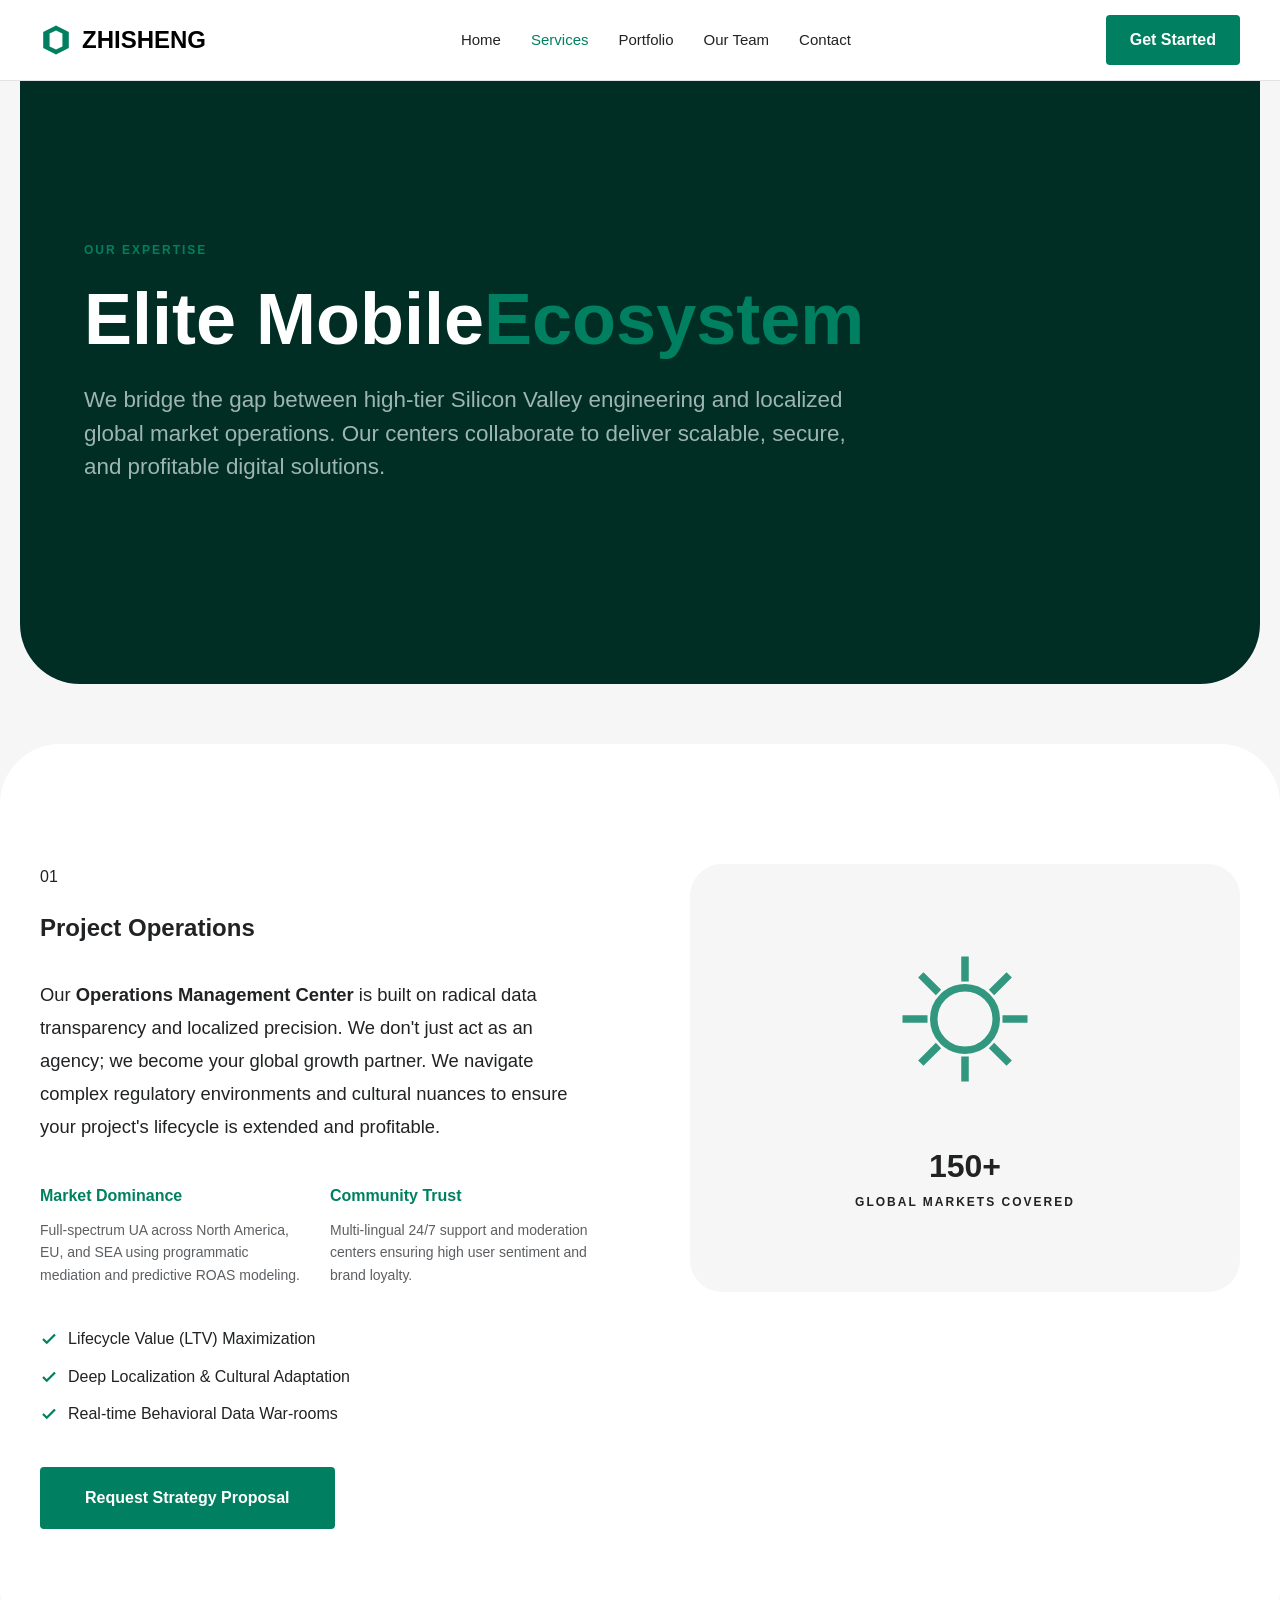
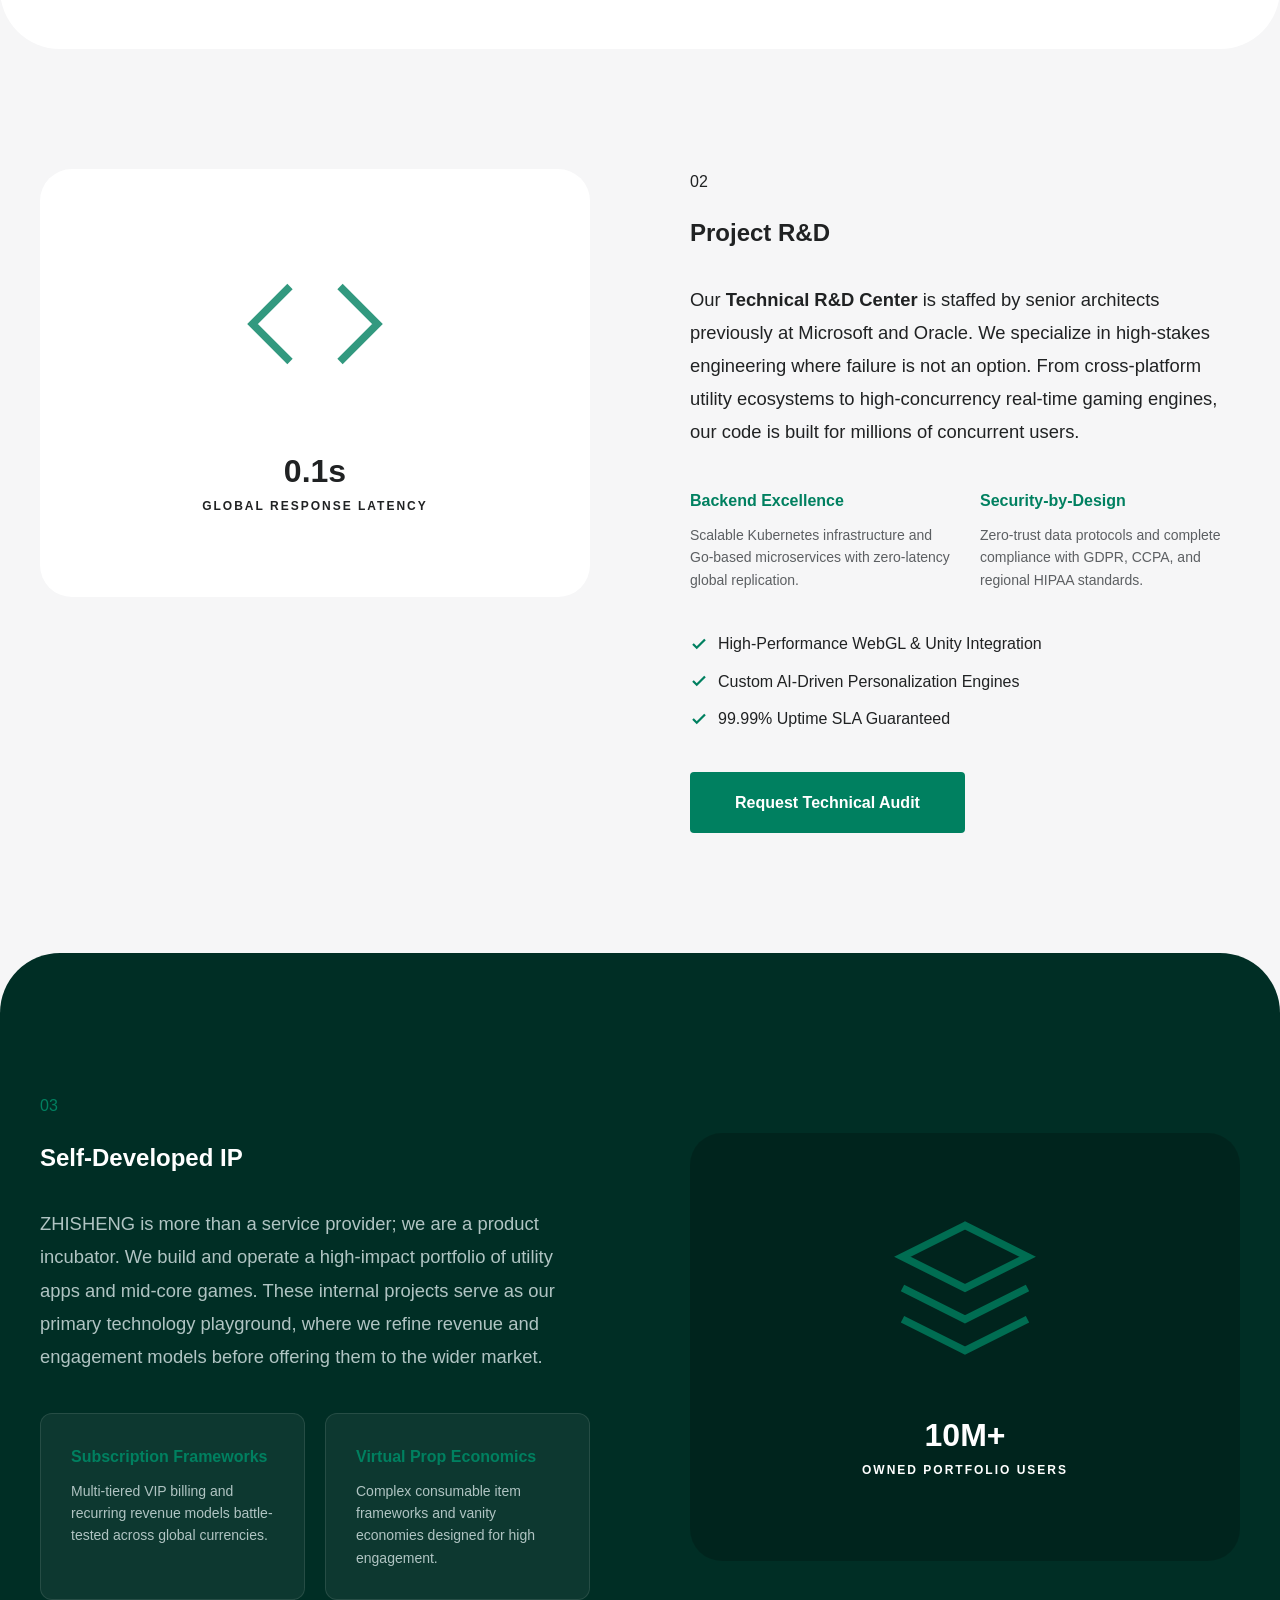
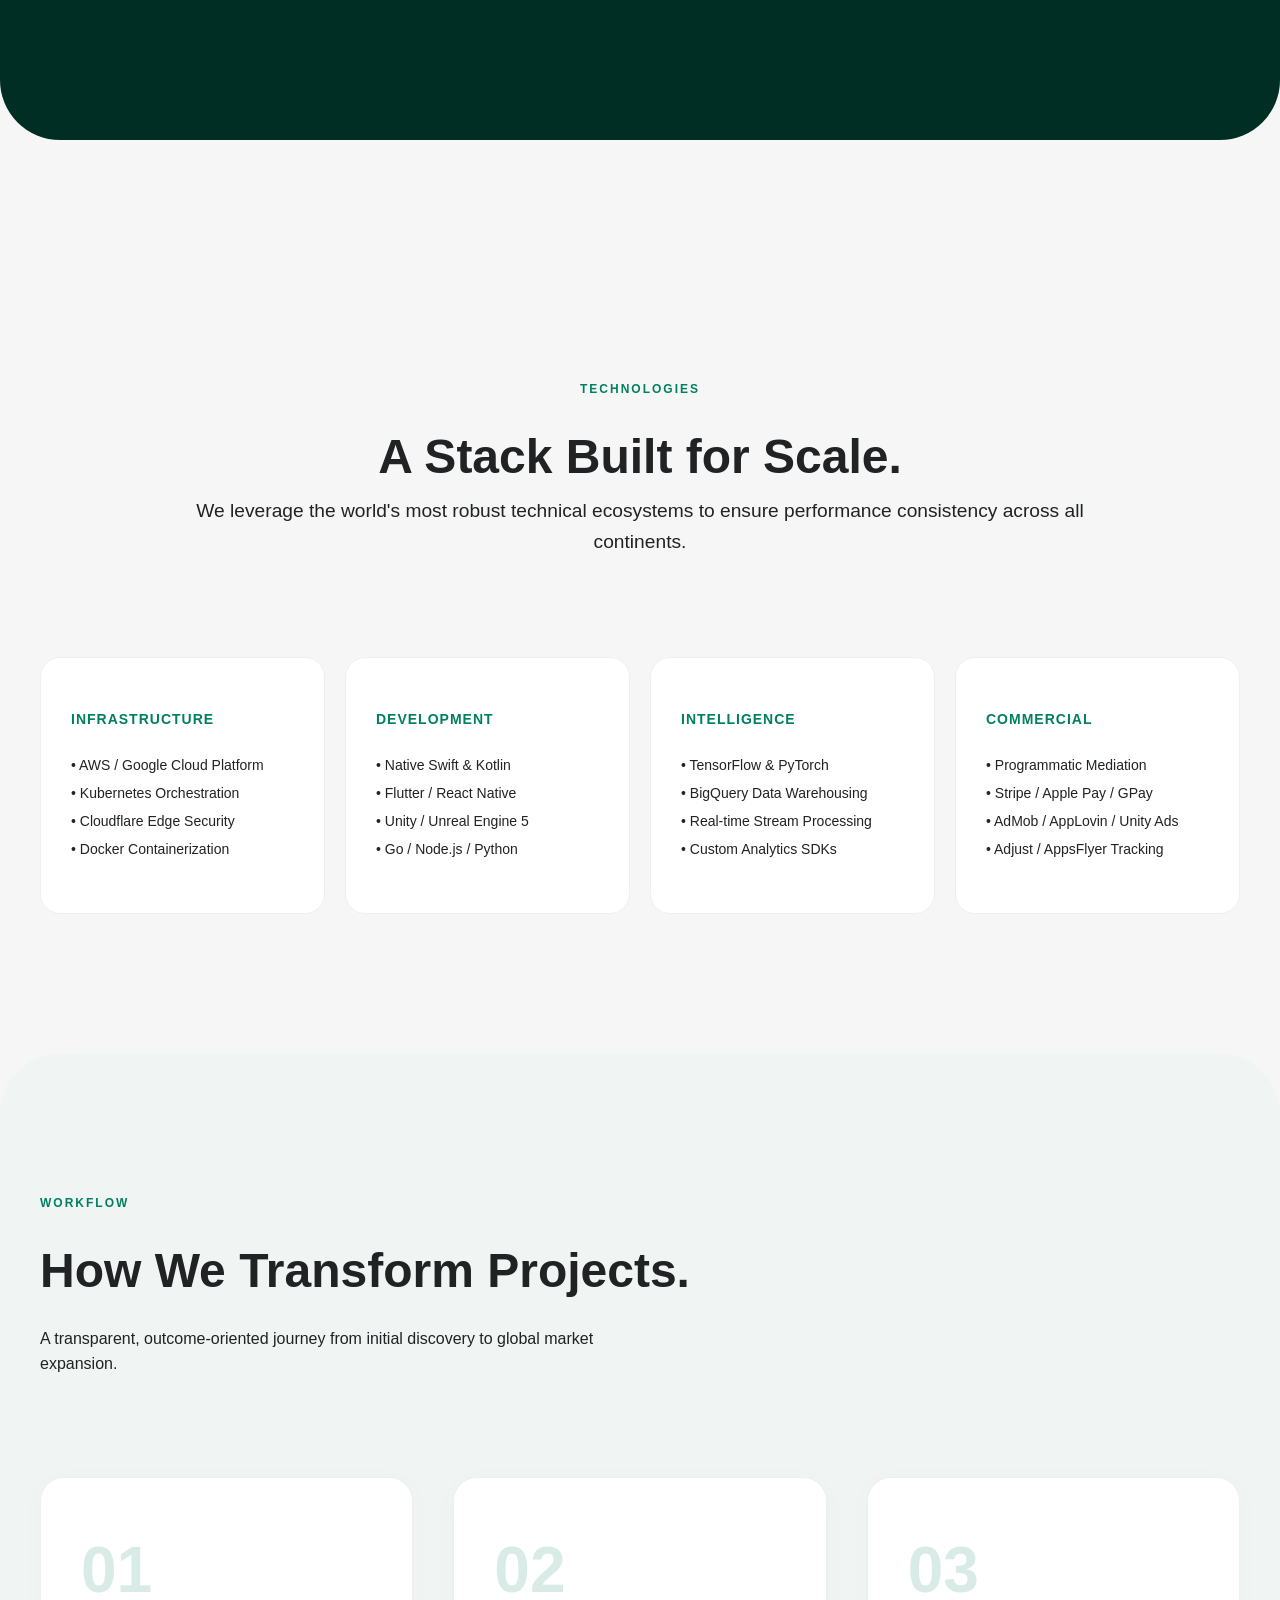
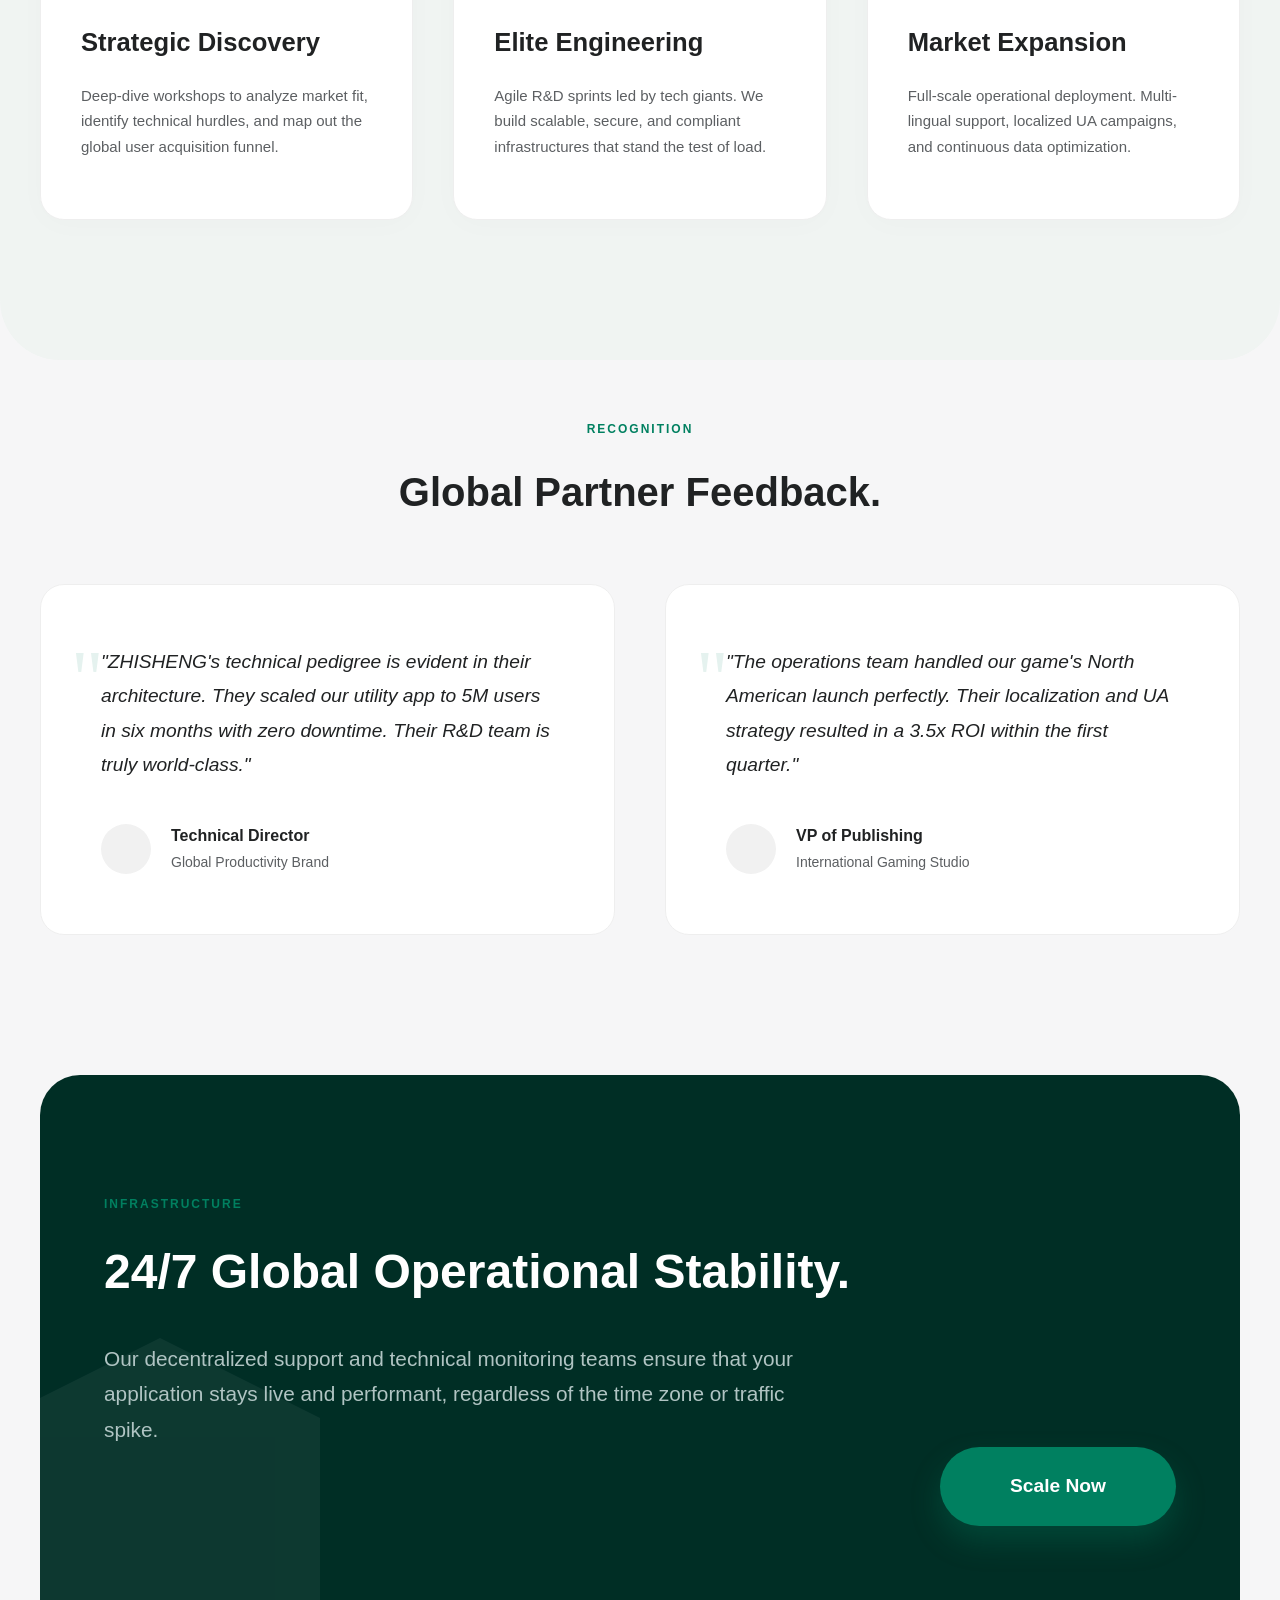
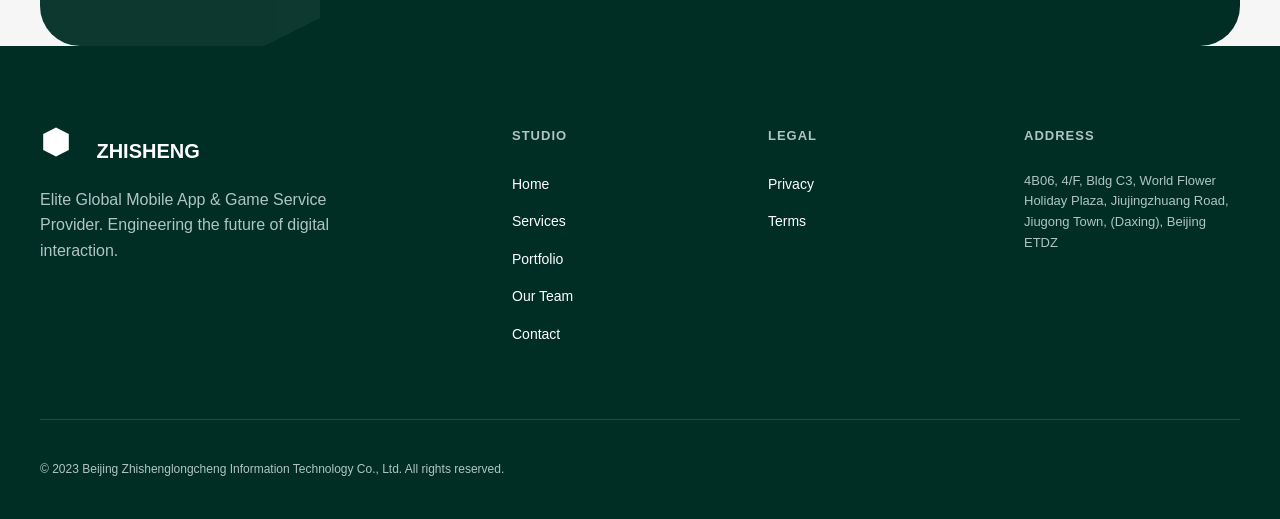
<file: business.html>
<!DOCTYPE html>
<html lang="en">
<head>
    <meta charset="UTF-8">
    <meta name="viewport" content="width=device-width, initial-scale=1.0">
    <title>Services | ZHISHENG - Global Mobile Solutions & R&D</title>
    <meta name="description" content="Explore ZHISHENG's elite mobile operations, bespoke R&D services, and self-developed project monetization strategies. Managed by tech veterans.">
    <link rel="stylesheet" href="css/style.css">

    <!-- Open Graph -->
    <meta property="og:type" content="website">
    <meta property="og:title" content="Services | ZHISHENG - Global Mobile Solutions">
    <meta property="og:description" content="High-performance technical frameworks and data-driven growth strategies for the international stage.">
    <meta property="og:image" content="svg/logo.svg">

    <!-- Favicon -->
    <link rel="icon" type="image/svg+xml" href="svg/logo.svg">
</head>
<body style="background-color: var(--gray-bg);">
    <header id="main-header">
        <nav class="container">
            <div class="logo">
                <a href="index.html">
                    <svg viewBox="0 0 100 100" xmlns="http://www.w3.org/2000/svg" aria-hidden="true"><path d="M50 5L10 25V75L50 95L90 75V25L50 5Z" fill="#008060"/><path d="M50 20L30 30V70L50 80L70 70V30L50 20Z" fill="white"/></svg>
                    <span>ZHISHENG</span>
                </a>
            </div>

            <button class="menu-toggle" aria-label="Toggle navigation" aria-expanded="false">
                <span></span>
                <span></span>
                <span></span>
            </button>

            <ul class="nav-links">
                <li><a href="index.html">Home</a></li>
                <li><a href="business.html" class="active">Services</a></li>
                <li><a href="cases.html">Portfolio</a></li>
                <li><a href="team.html">Our Team</a></li>
                <li><a href="contact.html">Contact</a></li>
            </ul>
            <div class="header-cta">
                <a href="contact.html" class="btn">Get Started</a>
            </div>
        </nav>
    </header>

    <main>
        <!-- Page Hero - Dark Variation -->
        <section class="page-hero container reveal" style="background: var(--footer-bg); color: white; padding: 160px 5vw; border-radius: 0 0 60px 60px; margin-bottom: 0;">
            <span class="label" style="color: var(--primary-color);">Our Expertise</span>
            <h1 class="hero-title" style="color: white; margin-top: 20px;">Elite Mobile<span>Ecosystem</span></h1>
            <p class="hero-subtitle" style="color: #b0c4c3; max-width: 800px; margin-left: 0; text-align: left; opacity: 0.9; font-size: 1.4rem; line-height: 1.5;">We bridge the gap between high-tier Silicon Valley engineering and localized global market operations. Our centers collaborate to deliver scalable, secure, and profitable digital solutions.</p>
        </section>

        <!-- Detailed Services List -->
        <section class="detailed-services">
            <!-- Model 01: Operations -->
            <div style="background: white; padding: 120px 0; border-radius: 60px; margin-top: -40px; position: relative; z-index: 1;">
                <div class="container">
                    <div class="service-item reveal" style="border: none; padding: 0;">
                        <div class="grid-2" style="align-items: flex-start; gap: 100px;">
                            <div class="service-content">
                                <div class="service-num" style="margin-bottom: 20px;">01</div>
                                <h2 class="service-title">Project Operations</h2>
                                <p class="text-secondary" style="font-size: 1.15rem; margin: 30px 0; line-height: 1.8;">Our <strong>Operations Management Center</strong> is built on radical data transparency and localized precision. We don't just act as an agency; we become your global growth partner. We navigate complex regulatory environments and cultural nuances to ensure your project's lifecycle is extended and profitable.</p>

                                <div style="display: grid; grid-template-columns: 1fr 1fr; gap: 30px; margin-top: 40px;">
                                    <div>
                                        <h4 style="color: var(--primary-color); margin-bottom: 10px;">Market Dominance</h4>
                                        <p style="font-size: 14px; color: var(--gray-medium);">Full-spectrum UA across North America, EU, and SEA using programmatic mediation and predictive ROAS modeling.</p>
                                    </div>
                                    <div>
                                        <h4 style="color: var(--primary-color); margin-bottom: 10px;">Community Trust</h4>
                                        <p style="font-size: 14px; color: var(--gray-medium);">Multi-lingual 24/7 support and moderation centers ensuring high user sentiment and brand loyalty.</p>
                                    </div>
                                </div>

                                <ul class="feature-list" style="list-style: none; margin: 40px 0; padding: 0;">
                                    <li style="margin-bottom: 12px; display: flex; align-items: center; gap: 10px;"><svg width="18" height="18" viewBox="0 0 24 24" fill="none" stroke="var(--primary-color)" stroke-width="3"><polyline points="20 6 9 17 4 12"></polyline></svg> Lifecycle Value (LTV) Maximization</li>
                                    <li style="margin-bottom: 12px; display: flex; align-items: center; gap: 10px;"><svg width="18" height="18" viewBox="0 0 24 24" fill="none" stroke="var(--primary-color)" stroke-width="3"><polyline points="20 6 9 17 4 12"></polyline></svg> Deep Localization & Cultural Adaptation</li>
                                    <li style="margin-bottom: 12px; display: flex; align-items: center; gap: 10px;"><svg width="18" height="18" viewBox="0 0 24 24" fill="none" stroke="var(--primary-color)" stroke-width="3"><polyline points="20 6 9 17 4 12"></polyline></svg> Real-time Behavioral Data War-rooms</li>
                                </ul>
                                <a href="contact.html" class="btn" style="padding: 18px 45px;">Request Strategy Proposal</a>
                            </div>
                            <div class="service-visual reveal" style="background: var(--gray-bg); border-radius: 32px; padding: 80px; text-align: center; position: sticky; top: 150px;">
                                <svg width="150" height="150" viewBox="0 0 24 24" fill="none" stroke="var(--primary-color)" stroke-width="1.2" style="opacity: 0.8;"><path d="M12 2v4M12 18v4M4.93 4.93l2.83 2.83M16.24 16.24l2.83 2.83M2 12h4M18 12h4M4.93 19.07l2.83-2.83M16.24 7.76l2.83-2.83"/><circle cx="12" cy="12" r="5"/></svg>
                                <div style="margin-top: 40px;">
                                    <h3 style="font-size: 2rem; font-weight: 900;">150+</h3>
                                    <p style="text-transform: uppercase; letter-spacing: 2px; font-size: 12px; font-weight: 700;">Global Markets Covered</p>
                                </div>
                            </div>
                        </div>
                    </div>
                </div>
            </div>

            <!-- Model 02: R&D -->
            <div style="background: var(--gray-bg); padding: 120px 0;">
                <div class="container">
                    <div class="service-item reveal" style="border: none; padding: 0;">
                        <div class="grid-2" style="align-items: flex-start; gap: 100px; direction: rtl;">
                            <div class="service-content" style="direction: ltr;">
                                <div class="service-num" style="margin-bottom: 20px;">02</div>
                                <h2 class="service-title">Project R&D</h2>
                                <p class="text-secondary" style="font-size: 1.15rem; margin: 30px 0; line-height: 1.8;">Our <strong>Technical R&D Center</strong> is staffed by senior architects previously at Microsoft and Oracle. We specialize in high-stakes engineering where failure is not an option. From cross-platform utility ecosystems to high-concurrency real-time gaming engines, our code is built for millions of concurrent users.</p>

                                <div style="display: grid; grid-template-columns: 1fr 1fr; gap: 30px; margin-top: 40px;">
                                    <div>
                                        <h4 style="color: var(--primary-color); margin-bottom: 10px;">Backend Excellence</h4>
                                        <p style="font-size: 14px; color: var(--gray-medium);">Scalable Kubernetes infrastructure and Go-based microservices with zero-latency global replication.</p>
                                    </div>
                                    <div>
                                        <h4 style="color: var(--primary-color); margin-bottom: 10px;">Security-by-Design</h4>
                                        <p style="font-size: 14px; color: var(--gray-medium);">Zero-trust data protocols and complete compliance with GDPR, CCPA, and regional HIPAA standards.</p>
                                    </div>
                                </div>

                                <ul class="feature-list" style="list-style: none; margin: 40px 0; padding: 0;">
                                    <li style="margin-bottom: 12px; display: flex; align-items: center; gap: 10px;"><svg width="18" height="18" viewBox="0 0 24 24" fill="none" stroke="var(--primary-color)" stroke-width="3"><polyline points="20 6 9 17 4 12"></polyline></svg> High-Performance WebGL & Unity Integration</li>
                                    <li style="margin-bottom: 12px; display: flex; align-items: center; gap: 10px;"><svg width="18" height="18" viewBox="0 0 24 24" fill="none" stroke="var(--primary-color)" stroke-width="3"><polyline points="20 6 9 17 4 12"></polyline></svg> Custom AI-Driven Personalization Engines</li>
                                    <li style="margin-bottom: 12px; display: flex; align-items: center; gap: 10px;"><svg width="18" height="18" viewBox="0 0 24 24" fill="none" stroke="var(--primary-color)" stroke-width="3"><polyline points="20 6 9 17 4 12"></polyline></svg> 99.99% Uptime SLA Guaranteed</li>
                                </ul>
                                <a href="contact.html" class="btn" style="padding: 18px 45px;">Request Technical Audit</a>
                            </div>
                            <div class="service-visual reveal" style="background: white; border-radius: 32px; padding: 80px; text-align: center; direction: ltr; position: sticky; top: 150px;">
                                <svg width="150" height="150" viewBox="0 0 24 24" fill="none" stroke="var(--primary-color)" stroke-width="1.2" style="opacity: 0.8;"><polyline points="16 18 22 12 16 6"></polyline><polyline points="8 6 2 12 8 18"></polyline></svg>
                                <div style="margin-top: 40px;">
                                    <h3 style="font-size: 2rem; font-weight: 900;">0.1s</h3>
                                    <p style="text-transform: uppercase; letter-spacing: 2px; font-size: 12px; font-weight: 700;">Global Response Latency</p>
                                </div>
                            </div>
                        </div>
                    </div>
                </div>
            </div>

            <!-- Model 03: Self-Developed -->
            <div style="background: var(--footer-bg); padding: 140px 0; border-radius: 60px; color: white;">
                <div class="container">
                    <div class="service-item reveal" style="border: none; padding: 0;">
                        <div class="grid-2" style="align-items: center; gap: 100px;">
                            <div class="service-content">
                                <div class="service-num" style="margin-bottom: 20px; color: var(--primary-color);">03</div>
                                <h2 class="service-title" style="color: white;">Self-Developed IP</h2>
                                <p style="color: #b0c4c3; font-size: 1.15rem; margin: 30px 0; line-height: 1.8;">ZHISHENG is more than a service provider; we are a product incubator. We build and operate a high-impact portfolio of utility apps and mid-core games. These internal projects serve as our primary technology playground, where we refine revenue and engagement models before offering them to the wider market.</p>

                                <div class="monetization-grid" style="display: grid; grid-template-columns: 1fr 1fr; gap: 20px; margin-top: 40px;">
                                    <div class="card reveal" style="background: rgba(255,255,255,0.05); border: 1px solid rgba(255,255,255,0.1); color: white; cursor: pointer;" role="button" aria-expanded="false">
                                        <h4 style="color: var(--primary-color); margin-bottom: 10px;">Subscription Frameworks</h4>
                                        <p style="font-size: 14px; color: #b0c4c3; margin-bottom: 0;">Multi-tiered VIP billing and recurring revenue models battle-tested across global currencies.</p>
                                        <div class="card-expandable">
                                            <ul style="color: #b0c4c3; font-size: 13px; margin-top: 15px;">
                                                <li>• Dynamic Tiered Privileges</li>
                                                <li>• Churn-Reduction Billing Logic</li>
                                                <li>• Cross-Platform Account Sync</li>
                                            </ul>
                                        </div>
                                    </div>
                                    <div class="card reveal" style="background: rgba(255,255,255,0.05); border: 1px solid rgba(255,255,255,0.1); color: white; cursor: pointer;" role="button" aria-expanded="false">
                                        <h4 style="color: var(--primary-color); margin-bottom: 10px;">Virtual Prop Economics</h4>
                                        <p style="font-size: 14px; color: #b0c4c3; margin-bottom: 0;">Complex consumable item frameworks and vanity economies designed for high engagement.</p>
                                        <div class="card-expandable">
                                            <ul style="color: #b0c4c3; font-size: 13px; margin-top: 15px;">
                                                <li>• Gacha & Lootbox Balance</li>
                                                <li>• Scarcity-Driven Marketplace</li>
                                                <li>• Anti-Fraud Economy Guardrails</li>
                                            </ul>
                                        </div>
                                    </div>
                                </div>
                            </div>
                            <div class="service-visual reveal" style="background: rgba(0,0,0,0.2); border-radius: 32px; padding: 80px; text-align: center;">
                                <svg width="150" height="150" viewBox="0 0 24 24" fill="none" stroke="var(--primary-color)" stroke-width="1.2" style="opacity: 0.8;"><path d="M12 2L2 7l10 5 10-5-10-5zM2 17l10 5 10-5M2 12l10 5 10-5"></path></svg>
                                <div style="margin-top: 40px;">
                                    <h3 style="font-size: 2rem; font-weight: 900;">10M+</h3>
                                    <p style="text-transform: uppercase; letter-spacing: 2px; font-size: 12px; font-weight: 700; color: white;">Owned Portfolio Users</p>
                                </div>
                            </div>
                        </div>
                    </div>
                </div>
            </div>
        </section>

        <!-- Technical Stack Section -->
        <section class="tech-stack container reveal" style="padding: 140px 20px;">
            <div style="text-align: center; max-width: 900px; margin: 0 auto 100px;">
                <span class="label">Technologies</span>
                <h2 style="font-size: 3rem;">A Stack Built for Scale.</h2>
                <p class="text-secondary" style="font-size: 1.2rem;">We leverage the world's most robust technical ecosystems to ensure performance consistency across all continents.</p>
            </div>

            <div class="grid-4">
                <div class="tech-card reveal" style="background: white; padding: 50px 30px; border-radius: 20px; border: 1px solid #eee; text-align: left;">
                    <div style="font-weight: 800; color: var(--primary-color); margin-bottom: 20px; font-size: 14px; text-transform: uppercase; letter-spacing: 1px;">Infrastructure</div>
                    <ul style="list-style: none; padding: 0; font-size: 14px; line-height: 2;">
                        <li>• AWS / Google Cloud Platform</li>
                        <li>• Kubernetes Orchestration</li>
                        <li>• Cloudflare Edge Security</li>
                        <li>• Docker Containerization</li>
                    </ul>
                </div>
                <div class="tech-card reveal" style="background: white; padding: 50px 30px; border-radius: 20px; border: 1px solid #eee; text-align: left;">
                    <div style="font-weight: 800; color: var(--primary-color); margin-bottom: 20px; font-size: 14px; text-transform: uppercase; letter-spacing: 1px;">Development</div>
                    <ul style="list-style: none; padding: 0; font-size: 14px; line-height: 2;">
                        <li>• Native Swift & Kotlin</li>
                        <li>• Flutter / React Native</li>
                        <li>• Unity / Unreal Engine 5</li>
                        <li>• Go / Node.js / Python</li>
                    </ul>
                </div>
                <div class="tech-card reveal" style="background: white; padding: 50px 30px; border-radius: 20px; border: 1px solid #eee; text-align: left;">
                    <div style="font-weight: 800; color: var(--primary-color); margin-bottom: 20px; font-size: 14px; text-transform: uppercase; letter-spacing: 1px;">Intelligence</div>
                    <ul style="list-style: none; padding: 0; font-size: 14px; line-height: 2;">
                        <li>• TensorFlow & PyTorch</li>
                        <li>• BigQuery Data Warehousing</li>
                        <li>• Real-time Stream Processing</li>
                        <li>• Custom Analytics SDKs</li>
                    </ul>
                </div>
                <div class="tech-card reveal" style="background: white; padding: 50px 30px; border-radius: 20px; border: 1px solid #eee; text-align: left;">
                    <div style="font-weight: 800; color: var(--primary-color); margin-bottom: 20px; font-size: 14px; text-transform: uppercase; letter-spacing: 1px;">Commercial</div>
                    <ul style="list-style: none; padding: 0; font-size: 14px; line-height: 2;">
                        <li>• Programmatic Mediation</li>
                        <li>• Stripe / Apple Pay / GPay</li>
                        <li>• AdMob / AppLovin / Unity Ads</li>
                        <li>• Adjust / AppsFlyer Tracking</li>
                    </ul>
                </div>
            </div>
        </section>

        <!-- Process Section - Dark -->
        <section class="process-section" style="background-color: #f0f4f2; padding: 140px 0; border-radius: 60px; margin-bottom: 60px;">
            <div class="container">
                <div class="section-header reveal" style="text-align: left;">
                    <span class="label">Workflow</span>
                    <h2 style="font-size: 3rem;">How We Transform Projects.</h2>
                    <p style="max-width: 600px;">A transparent, outcome-oriented journey from initial discovery to global market expansion.</p>
                </div>
                <div class="process-steps" style="display: flex; justify-content: space-between; position: relative; margin-top: 100px; gap: 40px;">
                    <div class="step-card reveal" style="flex: 1; text-align: left; background: white; padding: 60px 40px; border-radius: 24px; border: 1px solid #eee; box-shadow: 0 4px 30px rgba(0,0,0,0.02);">
                        <div style="color: var(--primary-color); font-weight: 900; font-size: 4rem; margin-bottom: 20px; line-height: 1; opacity: 0.15;">01</div>
                        <h4 style="font-size: 1.6rem; margin-bottom: 20px;">Strategic Discovery</h4>
                        <p style="font-size: 15px; color: var(--gray-medium); line-height: 1.7;">Deep-dive workshops to analyze market fit, identify technical hurdles, and map out the global user acquisition funnel.</p>
                    </div>
                    <div class="step-card reveal" style="flex: 1; text-align: left; background: white; padding: 60px 40px; border-radius: 24px; border: 1px solid #eee; box-shadow: 0 4px 30px rgba(0,0,0,0.02);">
                        <div style="color: var(--primary-color); font-weight: 900; font-size: 4rem; margin-bottom: 20px; line-height: 1; opacity: 0.15;">02</div>
                        <h4 style="font-size: 1.6rem; margin-bottom: 20px;">Elite Engineering</h4>
                        <p style="font-size: 15px; color: var(--gray-medium); line-height: 1.7;">Agile R&D sprints led by tech giants. We build scalable, secure, and compliant infrastructures that stand the test of load.</p>
                    </div>
                    <div class="step-card reveal" style="flex: 1; text-align: left; background: white; padding: 60px 40px; border-radius: 24px; border: 1px solid #eee; box-shadow: 0 4px 30px rgba(0,0,0,0.02);">
                        <div style="color: var(--primary-color); font-weight: 900; font-size: 4rem; margin-bottom: 20px; line-height: 1; opacity: 0.15;">03</div>
                        <h4 style="font-size: 1.6rem; margin-bottom: 20px;">Market Expansion</h4>
                        <p style="font-size: 15px; color: var(--gray-medium); line-height: 1.7;">Full-scale operational deployment. Multi-lingual support, localized UA campaigns, and continuous data optimization.</p>
                    </div>
                </div>
            </div>
        </section>

        <!-- Testimonials -->
        <section class="testimonials container reveal" style="padding-bottom: 140px;">
            <div class="section-header">
                <span class="label">Recognition</span>
                <h2>Global Partner Feedback.</h2>
            </div>
            <div class="grid-2" style="gap: 50px;">
                <div class="card reveal" style="padding: 60px; background: white; border: 1px solid #eee; border-radius: 24px; position: relative;">
                    <div style="font-size: 5rem; color: var(--primary-color); opacity: 0.1; position: absolute; top: 30px; left: 30px; font-family: serif;">"</div>
                    <p style="font-size: 1.2rem; line-height: 1.8; font-style: italic; position: relative; z-index: 1;">"ZHISHENG's technical pedigree is evident in their architecture. They scaled our utility app to 5M users in six months with zero downtime. Their R&D team is truly world-class."</p>
                    <div style="margin-top: 40px; display: flex; align-items: center; gap: 20px; position: relative; z-index: 1;">
                        <div style="width: 50px; height: 50px; background: var(--gray-light); border-radius: 50%;"></div>
                        <div>
                            <strong style="display: block; font-size: 16px;">Technical Director</strong>
                            <span style="font-size: 14px; color: var(--gray-medium);">Global Productivity Brand</span>
                        </div>
                    </div>
                </div>
                <div class="card reveal" style="padding: 60px; background: white; border: 1px solid #eee; border-radius: 24px; position: relative;">
                    <div style="font-size: 5rem; color: var(--primary-color); opacity: 0.1; position: absolute; top: 30px; left: 30px; font-family: serif;">"</div>
                    <p style="font-size: 1.2rem; line-height: 1.8; font-style: italic; position: relative; z-index: 1;">"The operations team handled our game's North American launch perfectly. Their localization and UA strategy resulted in a 3.5x ROI within the first quarter."</p>
                    <div style="margin-top: 40px; display: flex; align-items: center; gap: 20px; position: relative; z-index: 1;">
                        <div style="width: 50px; height: 50px; background: var(--gray-light); border-radius: 50%;"></div>
                        <div>
                            <strong style="display: block; font-size: 16px;">VP of Publishing</strong>
                            <span style="font-size: 14px; color: var(--gray-medium);">International Gaming Studio</span>
                        </div>
                    </div>
                </div>
            </div>
        </section>

        <!-- Global Support Block -->
        <section class="support-block container reveal">
            <div class="grid" style="background: var(--footer-bg); color: white; border-radius: 40px; padding: 120px 5vw; align-items: center; overflow: hidden; position: relative;">
                <div style="position: absolute; bottom: -80px; left: -80px; opacity: 0.05;">
                    <svg width="400" height="400" viewBox="0 0 100 100"><path d="M50 5L10 25V75L50 95L90 75V25L50 5Z" fill="white"/></svg>
                </div>
                <div class="col-8" style="position: relative; z-index: 1;">
                    <span class="label" style="color: var(--primary-color);">Infrastructure</span>
                    <h2 style="color: white; margin-bottom: 30px; font-size: 3rem;">24/7 Global Operational Stability.</h2>
                    <p style="color: #b0c4c3; font-size: 1.3rem; line-height: 1.7; max-width: 700px;">Our decentralized support and technical monitoring teams ensure that your application stays live and performant, regardless of the time zone or traffic spike.</p>
                </div>
                <div class="col-4" style="text-align: right; position: relative; z-index: 1;">
                    <a href="contact.html" class="btn" style="padding: 24px 70px; font-size: 1.2rem; background: var(--primary-color); border: none; box-shadow: 0 15px 30px rgba(0,128,96,0.3); border-radius: 50px;">Scale Now</a>
                </div>
            </div>
        </section>
    </main>

    <footer>
        <div class="container">
            <div class="footer-top">
                <div class="footer-brand">
                    <div class="logo">
                        <svg viewBox="0 0 100 100" xmlns="http://www.w3.org/2000/svg" style="fill: white;" aria-hidden="true"><path d="M50 5L10 25V75L50 95L90 75V25L50 5Z"/></svg>
                        <span style="color: white; font-weight: 800; font-size: 20px; margin-left: 10px;">ZHISHENG</span>
                    </div>
                    <p style="margin-top: 20px; color: #b0c4c3;">Elite Global Mobile App & Game Service Provider. Engineering the future of digital interaction.</p>
                </div>
                <div class="footer-col">
                    <h4>Studio</h4>
                    <ul>
                        <li><a href="index.html">Home</a></li>
                        <li><a href="business.html">Services</a></li>
                        <li><a href="cases.html">Portfolio</a></li>
                        <li><a href="team.html">Our Team</a></li>
                        <li><a href="contact.html">Contact</a></li>
                    </ul>
                </div>
                <div class="footer-col">
                    <h4>Legal</h4>
                    <ul>
                        <li><a href="privacy.html">Privacy</a></li>
                        <li><a href="terms.html">Terms</a></li>
                    </ul>
                </div>
                <div class="footer-col">
                    <h4>Address</h4>
                    <p style="font-size: 13px; color: #b0c4c3; line-height: 1.6;">4B06, 4/F, Bldg C3, World Flower Holiday Plaza, Jiujingzhuang Road, Jiugong Town, (Daxing), Beijing ETDZ</p>
                </div>
            </div>
            <div class="footer-bottom">
                <p>&copy; 2023 Beijing Zhishenglongcheng Information Technology Co., Ltd. All rights reserved.</p>
            </div>
        </div>
    </footer>

    <script src="js/script.js"></script>
</body>
</html>
</file>
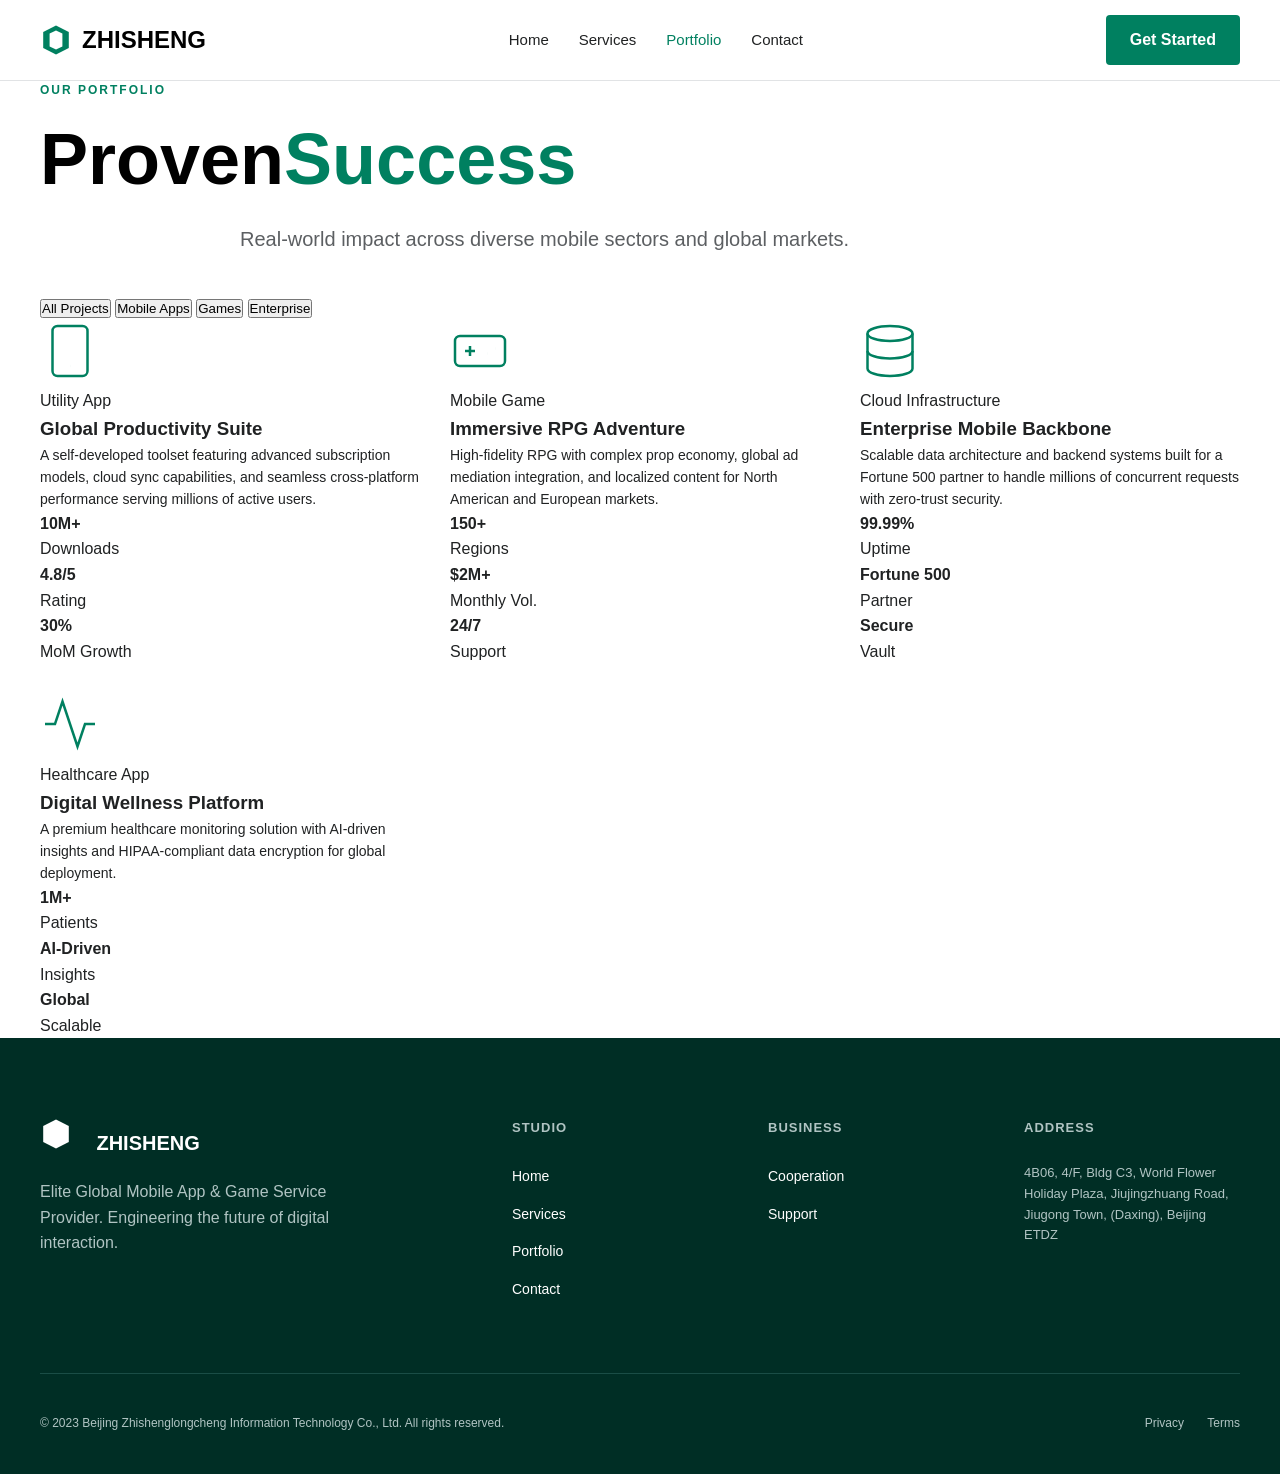
<file: cases.html>
<!DOCTYPE html>
<html lang="en">
<head>
    <meta charset="UTF-8">
    <meta name="viewport" content="width=device-width, initial-scale=1.0">
    <title>Case Studies | ZHISHENG - Global Success Stories</title>
    <meta name="description" content="Explore our successful mobile projects and game publishing cases. Proven impact across diverse sectors and global markets.">
    <link rel="stylesheet" href="css/style.css">

    <!-- Open Graph -->
    <meta property="og:type" content="website">
    <meta property="og:title" content="Case Studies | ZHISHENG - Global Success Stories">
    <meta property="og:description" content="Proven impact across diverse mobile sectors and global markets.">
    <meta property="og:image" content="svg/logo.svg">

    <!-- Favicon -->
    <link rel="icon" type="image/svg+xml" href="svg/logo.svg">
</head>
<body>
    <header id="main-header">
        <nav class="container">
            <div class="logo">
                <a href="index.html">
                    <svg viewBox="0 0 100 100" xmlns="http://www.w3.org/2000/svg" aria-hidden="true"><path d="M50 5L10 25V75L50 95L90 75V25L50 5Z" fill="#008060"/><path d="M50 20L30 30V70L50 80L70 70V30L50 20Z" fill="white"/></svg>
                    <span>ZHISHENG</span>
                </a>
            </div>

            <button class="menu-toggle" aria-label="Toggle navigation" aria-expanded="false">
                <span></span>
                <span></span>
                <span></span>
            </button>

            <ul class="nav-links">
                <li><a href="index.html">Home</a></li>
                <li><a href="business.html">Services</a></li>
                <li><a href="cases.html" class="active">Portfolio</a></li>
                <li><a href="contact.html">Contact</a></li>
            </ul>
            <div class="header-cta">
                <a href="contact.html" class="btn">Get Started</a>
            </div>
        </nav>
    </header>

    <main>
        <section class="page-hero container reveal">
            <span class="label">Our Portfolio</span>
            <h1 class="hero-title">Proven<span>Success</span></h1>
            <p class="hero-subtitle">Real-world impact across diverse mobile sectors and global markets.</p>
        </section>

        <section class="cases-grid-section container">
            <div class="filter-container reveal">
                <button class="filter-btn active" data-filter="all">All Projects</button>
                <button class="filter-btn" data-filter="app">Mobile Apps</button>
                <button class="filter-btn" data-filter="game">Games</button>
                <button class="filter-btn" data-filter="enterprise">Enterprise</button>
            </div>

            <div class="grid-3" id="casesGrid">
                <!-- Case 1 -->
                <div class="case-card reveal" data-category="app">
                    <div class="case-image">
                        <svg width="60" height="60" viewBox="0 0 24 24" fill="none" stroke="var(--primary-color)" stroke-width="1"><rect x="5" y="2" width="14" height="20" rx="2" ry="2"></rect><line x1="12" y1="18" x2="12.01" y2="18"></line></svg>
                    </div>
                    <div class="case-content">
                        <span class="case-tag">Utility App</span>
                        <h3>Global Productivity Suite</h3>
                        <p class="text-secondary" style="font-size: 14px;">A self-developed toolset featuring advanced subscription models, cloud sync capabilities, and seamless cross-platform performance serving millions of active users.</p>
                        <div class="case-stats">
                            <div><strong>10M+</strong><br>Downloads</div>
                            <div><strong>4.8/5</strong><br>Rating</div>
                            <div><strong>30%</strong><br>MoM Growth</div>
                        </div>
                    </div>
                </div>

                <!-- Case 2 -->
                <div class="case-card reveal" data-category="game">
                    <div class="case-image">
                        <svg width="60" height="60" viewBox="0 0 24 24" fill="none" stroke="var(--primary-color)" stroke-width="1"><rect x="2" y="6" width="20" height="12" rx="2"></rect><path d="M6 12h4M8 10v4M15 13h.01M18 11h.01"></path></svg>
                    </div>
                    <div class="case-content">
                        <span class="case-tag">Mobile Game</span>
                        <h3>Immersive RPG Adventure</h3>
                        <p class="text-secondary" style="font-size: 14px;">High-fidelity RPG with complex prop economy, global ad mediation integration, and localized content for North American and European markets.</p>
                        <div class="case-stats">
                            <div><strong>150+</strong><br>Regions</div>
                            <div><strong>$2M+</strong><br>Monthly Vol.</div>
                            <div><strong>24/7</strong><br>Support</div>
                        </div>
                    </div>
                </div>

                <!-- Case 3 -->
                <div class="case-card reveal" data-category="enterprise">
                    <div class="case-image">
                        <svg width="60" height="60" viewBox="0 0 24 24" fill="none" stroke="var(--primary-color)" stroke-width="1"><ellipse cx="12" cy="5" rx="9" ry="3"></ellipse><path d="M21 12c0 1.66-4 3-9 3s-9-1.34-9-3"></path><path d="M3 5v14c0 1.66 4 3 9 3s9-1.34 9-3V5"></path></svg>
                    </div>
                    <div class="case-content">
                        <span class="case-tag">Cloud Infrastructure</span>
                        <h3>Enterprise Mobile Backbone</h3>
                        <p class="text-secondary" style="font-size: 14px;">Scalable data architecture and backend systems built for a Fortune 500 partner to handle millions of concurrent requests with zero-trust security.</p>
                        <div class="case-stats">
                            <div><strong>99.99%</strong><br>Uptime</div>
                            <div><strong>Fortune 500</strong><br>Partner</div>
                            <div><strong>Secure</strong><br>Vault</div>
                        </div>
                    </div>
                </div>

                <!-- Case 4 -->
                <div class="case-card reveal" data-category="app">
                    <div class="case-image">
                        <svg width="60" height="60" viewBox="0 0 24 24" fill="none" stroke="var(--primary-color)" stroke-width="1"><path d="M22 12h-4l-3 9L9 3l-3 9H2"></path></svg>
                    </div>
                    <div class="case-content">
                        <span class="case-tag">Healthcare App</span>
                        <h3>Digital Wellness Platform</h3>
                        <p class="text-secondary" style="font-size: 14px;">A premium healthcare monitoring solution with AI-driven insights and HIPAA-compliant data encryption for global deployment.</p>
                        <div class="case-stats">
                            <div><strong>1M+</strong><br>Patients</div>
                            <div><strong>AI-Driven</strong><br>Insights</div>
                            <div><strong>Global</strong><br>Scalable</div>
                        </div>
                    </div>
                </div>
            </div>
        </section>
    </main>

    <footer>
        <div class="container">
            <div class="footer-top">
                <div class="footer-brand">
                    <div class="logo">
                        <svg viewBox="0 0 100 100" xmlns="http://www.w3.org/2000/svg" style="fill: white;"><path d="M50 5L10 25V75L50 95L90 75V25L50 5Z"/></svg>
                        <span style="color: white; font-weight: 800; font-size: 20px; margin-left: 10px;">ZHISHENG</span>
                    </div>
                    <p style="margin-top: 20px; color: #b0c4c3;">Elite Global Mobile App & Game Service Provider. Engineering the future of digital interaction.</p>
                </div>
                <div class="footer-col">
                    <h4>Studio</h4>
                    <ul>
                        <li><a href="index.html">Home</a></li>
                        <li><a href="business.html">Services</a></li>
                        <li><a href="cases.html">Portfolio</a></li>
                        <li><a href="contact.html">Contact</a></li>
                    </ul>
                </div>
                <div class="footer-col">
                    <h4>Business</h4>
                    <ul>
                        <li><a href="mailto:liunian@zhishenglc.com">Cooperation</a></li>
                        <li><a href="mailto:support@zhishenglc.com">Support</a></li>
                    </ul>
                </div>
                <div class="footer-col">
                    <h4>Address</h4>
                    <p style="font-size: 13px; color: #b0c4c3; line-height: 1.6;">4B06, 4/F, Bldg C3, World Flower Holiday Plaza, Jiujingzhuang Road, Jiugong Town, (Daxing), Beijing ETDZ</p>
                </div>
            </div>
            <div class="footer-bottom">
                <p>&copy; 2023 Beijing Zhishenglongcheng Information Technology Co., Ltd. All rights reserved.</p>
                <div class="footer-legal">
                    <a href="privacy.html">Privacy</a>
                    <a href="terms.html">Terms</a>
                </div>
            </div>
        </div>
    </footer>

    <script src="js/script.js"></script>
</body>
</html>
</file>
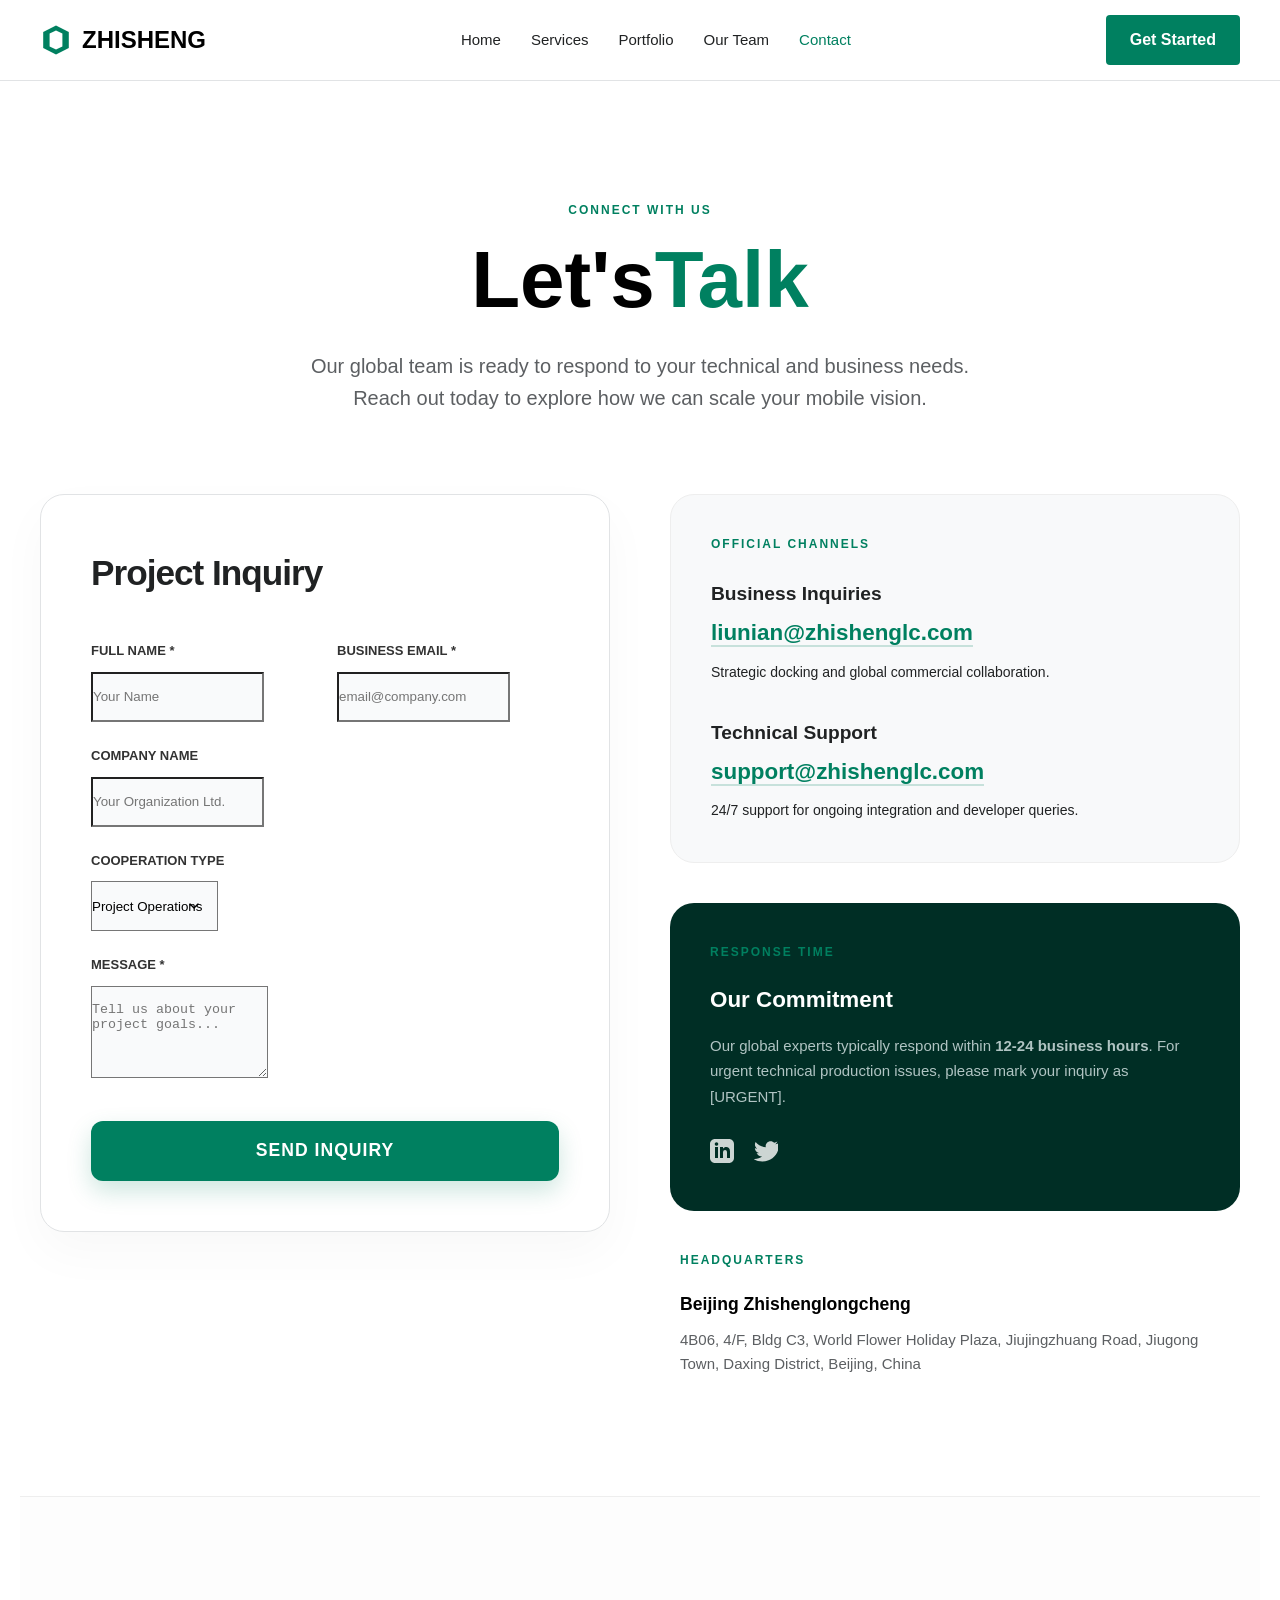
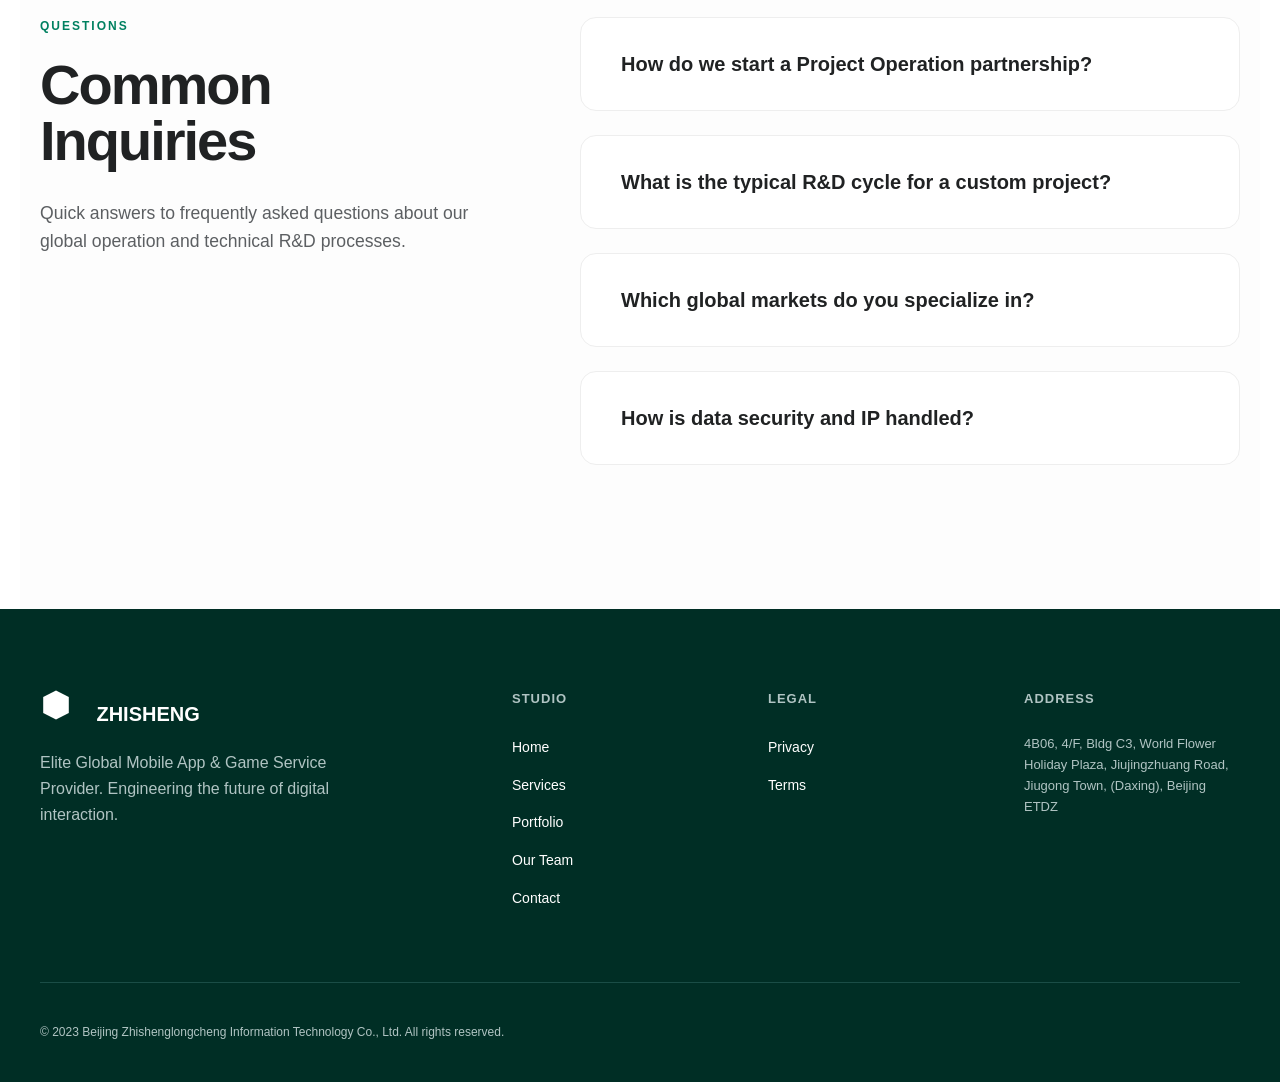
<file: contact.html>
<!DOCTYPE html>
<html lang="en">
<head>
    <meta charset="UTF-8">
    <meta name="viewport" content="width=device-width, initial-scale=1.0">
    <title>Contact Us | ZHISHENG - Global Partnership & Support</title>
    <meta name="description" content="Get in touch with Beijing Zhishenglongcheng (ZHISHENG) for global business cooperation, technical support, and partnership inquiries.">
    <link rel="stylesheet" href="css/style.css">

    <!-- Open Graph -->
    <meta property="og:type" content="website">
    <meta property="og:title" content="Contact Us | ZHISHENG">
    <meta property="og:description" content="Start a global partnership with our elite mobile app and game team.">
    <meta property="og:image" content="svg/logo.svg">

    <!-- Favicon -->
    <link rel="icon" type="image/svg+xml" href="svg/logo.svg">
</head>
<body style="background-color: var(--white);">
    <header id="main-header">
        <nav class="container">
            <div class="logo">
                <a href="index.html">
                    <svg viewBox="0 0 100 100" xmlns="http://www.w3.org/2000/svg" aria-hidden="true"><path d="M50 5L10 25V75L50 95L90 75V25L50 5Z" fill="#008060"/><path d="M50 20L30 30V70L50 80L70 70V30L50 20Z" fill="white"/></svg>
                    <span>ZHISHENG</span>
                </a>
            </div>

            <button class="menu-toggle" aria-label="Toggle navigation" aria-expanded="false">
                <span></span>
                <span></span>
                <span></span>
            </button>

            <ul class="nav-links">
                <li><a href="index.html">Home</a></li>
                <li><a href="business.html">Services</a></li>
                <li><a href="cases.html">Portfolio</a></li>
                <li><a href="team.html">Our Team</a></li>
                <li><a href="contact.html" class="active">Contact</a></li>
            </ul>
            <div class="header-cta">
                <a href="contact.html" class="btn">Get Started</a>
            </div>
        </nav>
    </header>

    <main>
        <!-- Centered Hero Section -->
        <section class="page-hero container reveal" style="padding: 120px 20px 80px; text-align: center;">
            <span class="label" style="margin: 0 auto 20px;">Connect with us</span>
            <h1 class="hero-title" style="margin: 0 auto 30px; line-height: 1; font-size: 5rem;">Let's<span>Talk</span></h1>
            <p class="hero-subtitle" style="max-width: 700px; margin: 0 auto; color: var(--gray-medium); font-size: 1.25rem;">Our global team is ready to respond to your technical and business needs. Reach out today to explore how we can scale your mobile vision.</p>
        </section>

        <!-- Main Contact Grid -->
        <section class="contact-section container" style="padding-top: 0; padding-bottom: 120px;">
            <div class="grid-2" style="gap: 60px; align-items: start;">

                <!-- Left Column: Form -->
                <div class="contact-form-container reveal" style="background: #fff; padding: 50px; border-radius: 24px; border: 1px solid #e1e3e5; box-shadow: 0 20px 50px rgba(0,0,0,0.03);">
                    <h2 style="text-align: left; margin-bottom: 40px; font-size: 2.2rem; letter-spacing: -1px;">Project Inquiry</h2>
                    <form id="contactForm">
                        <div style="display: grid; grid-template-columns: 1fr 1fr; gap: 24px; margin-bottom: 24px;">
                            <div class="form-group">
                                <label for="formName" style="font-weight: 700; font-size: 13px; text-transform: uppercase; color: var(--black); opacity: 0.8; margin-bottom: 10px; display: block;">Full Name *</label>
                                <input type="text" id="formName" name="name" class="form-control" placeholder="Your Name" required style="height: 50px; background: #f9fafb;">
                            </div>
                            <div class="form-group">
                                <label for="formEmail" style="font-weight: 700; font-size: 13px; text-transform: uppercase; color: var(--black); opacity: 0.8; margin-bottom: 10px; display: block;">Business Email *</label>
                                <input type="email" id="formEmail" name="email" class="form-control" placeholder="email@company.com" required style="height: 50px; background: #f9fafb;">
                            </div>
                        </div>
                        <div class="form-group" style="margin-bottom: 24px;">
                            <label for="formCompany" style="font-weight: 700; font-size: 13px; text-transform: uppercase; color: var(--black); opacity: 0.8; margin-bottom: 10px; display: block;">Company Name</label>
                            <input type="text" id="formCompany" name="company" class="form-control" placeholder="Your Organization Ltd." style="height: 50px; background: #f9fafb;">
                        </div>
                        <div class="form-group" style="margin-bottom: 24px;">
                            <label for="formType" style="font-weight: 700; font-size: 13px; text-transform: uppercase; color: var(--black); opacity: 0.8; margin-bottom: 10px; display: block;">Cooperation Type</label>
                            <select id="formType" name="type" class="form-control" style="height: 50px; background: #f9fafb; appearance: none; background-image: url('data:image/svg+xml;charset=US-ASCII,%3Csvg%20xmlns%3D%22http%3A%2F%2Fwww.w3.org%2F2000%2Fsvg%22%20width%3D%2224%22%20height%3D%2224%22%20viewBox%3D%220%200%2024%2024%22%20fill%3D%22none%22%20stroke%3D%22%23000000%22%20stroke-width%3D%222%22%20stroke-linecap%3D%22round%22%20stroke-linejoin%3D%22round%22%3E%3Cpolyline%20points%3D%226%209%2012%2015%2018%209%22%3E%3C%2Fpolyline%3E%3C%2Fsvg%3E'); background-repeat: no-repeat; background-position: right 15px center; background-size: 16px;">
                                <option value="operations">Project Operations</option>
                                <option value="rnd">Custom R&D</option>
                                <option value="partnership">Strategic Partnership</option>
                                <option value="support">Technical Support</option>
                            </select>
                        </div>
                        <div class="form-group" style="margin-bottom: 35px;">
                            <label for="formMessage" style="font-weight: 700; font-size: 13px; text-transform: uppercase; color: var(--black); opacity: 0.8; margin-bottom: 10px; display: block;">Message *</label>
                            <textarea id="formMessage" name="message" class="form-control" rows="5" placeholder="Tell us about your project goals..." required style="background: #f9fafb; padding-top: 15px;"></textarea>
                        </div>
                        <button type="submit" class="btn" style="width: 100%; height: 60px; font-size: 1.1rem; border-radius: 12px; box-shadow: 0 10px 25px rgba(0,128,96,0.2); text-transform: uppercase; letter-spacing: 1px;">Send Inquiry</button>
                    </form>
                </div>

                <!-- Right Column: Info & Channels -->
                <div class="contact-info-panel" style="display: flex; flex-direction: column; gap: 40px;">

                    <!-- Branded Block: Emails -->
                    <div class="reveal" style="background: #f8f9fa; padding: 40px; border-radius: 24px; border: 1px solid #eee;">
                        <span class="label">Official Channels</span>
                        <div style="margin-top: 25px;">
                            <h4 style="margin-bottom: 5px; font-size: 1.2rem; font-weight: 800;">Business Inquiries</h4>
                            <a href="mailto:liunian@zhishenglc.com" style="color: var(--primary-color); text-decoration: none; font-weight: 700; font-size: 1.4rem; word-break: break-all; border-bottom: 2px solid rgba(0,128,96,0.2);">liunian@zhishenglc.com</a>
                            <p class="text-secondary" style="margin-top: 10px; font-size: 14px;">Strategic docking and global commercial collaboration.</p>
                        </div>
                        <div style="margin-top: 35px;">
                            <h4 style="margin-bottom: 5px; font-size: 1.2rem; font-weight: 800;">Technical Support</h4>
                            <a href="mailto:support@zhishenglc.com" style="color: var(--primary-color); text-decoration: none; font-weight: 700; font-size: 1.4rem; word-break: break-all; border-bottom: 2px solid rgba(0,128,96,0.2);">support@zhishenglc.com</a>
                            <p class="text-secondary" style="margin-top: 10px; font-size: 14px;">24/7 support for ongoing integration and developer queries.</p>
                        </div>
                    </div>

                    <!-- Branded Block: Support Promise -->
                    <div class="reveal" style="background: var(--footer-bg); color: white; padding: 40px; border-radius: 24px;">
                        <span class="label" style="color: var(--primary-color);">Response Time</span>
                        <h4 style="color: white; margin-top: 20px; font-size: 1.4rem; font-weight: 800;">Our Commitment</h4>
                        <p style="color: #b0c4c3; font-size: 15px; margin-top: 15px; line-height: 1.7;">Our global experts typically respond within <strong>12-24 business hours</strong>. For urgent technical production issues, please mark your inquiry as [URGENT].</p>

                        <div style="display: flex; gap: 20px; margin-top: 30px;">
                            <a href="https://www.linkedin.com/company/zhishenglc" target="_blank" aria-label="LinkedIn" style="color: #fff; opacity: 0.8; transition: opacity 0.3s;" onmouseover="this.style.opacity='1'" onmouseout="this.style.opacity='0.8'">
                                <svg width="24" height="24" viewBox="0 0 24 24" fill="currentColor"><path d="M19 0h-14c-2.761 0-5 2.239-5 5v14c0 2.761 2.239 5 5 5h14c2.762 0 5-2.239 5-5v-14c0-2.761-2.238-5-5-5zm-11 19h-3v-11h3v11zm-1.5-12.268c-.966 0-1.75-.79-1.75-1.764s.784-1.764 1.75-1.764 1.75.79 1.75 1.764-.783 1.764-1.75 1.764zm13.5 12.268h-3v-5.604c0-3.368-4-3.113-4 0v5.604h-3v-11h3v1.765c1.396-2.586 7-2.777 7 2.476v6.759z"/></svg>
                            </a>
                            <a href="https://twitter.com/zhishenglc" target="_blank" aria-label="Twitter" style="color: #fff; opacity: 0.8; transition: opacity 0.3s;" onmouseover="this.style.opacity='1'" onmouseout="this.style.opacity='0.8'">
                                <svg width="24" height="24" viewBox="0 0 24 24" fill="currentColor"><path d="M24 4.557c-.883.392-1.832.656-2.828.775 1.017-.609 1.798-1.574 2.165-2.724-.951.564-2.005.974-3.127 1.195-.897-1.002-2.178-1.635-3.61-1.635-2.73 0-4.942 2.212-4.942 4.942 0 .387.044.762.126 1.121-4.108-.206-7.751-2.175-10.188-5.163-.425.729-.668 1.577-.668 2.484 0 1.715.873 3.228 2.198 4.113-.811-.026-1.573-.248-2.24-.618-.001.021-.001.042-.001.063 0 2.396 1.706 4.396 3.969 4.873-.415.113-.851.173-1.302.173-.318 0-.626-.03-.927-.088.63 1.966 2.85 3.397 5.408 3.445-2.001 1.569-4.521 2.505-7.26 2.505-.472 0-.936-.028-1.392-.082 2.591 1.661 5.666 2.63 8.971 2.63 10.766 0 16.654-8.919 16.654-16.654 0-.253-.004-.506-.015-.758.115-.811 2.072-1.823 2.846-2.724z"/></svg>
                            </a>
                        </div>
                    </div>

                    <!-- Branded Block: Location -->
                    <div class="reveal" style="padding: 0 10px;">
                        <span class="label">Headquarters</span>
                        <p style="font-size: 1.1rem; line-height: 1.6; color: var(--black); font-weight: 800; margin-top: 15px;">Beijing Zhishenglongcheng</p>
                        <p style="color: var(--gray-medium); font-size: 15px; margin-top: 10px; line-height: 1.6;">4B06, 4/F, Bldg C3, World Flower Holiday Plaza, Jiujingzhuang Road, Jiugong Town, Daxing District, Beijing, China</p>
                    </div>

                </div>
            </div>
        </section>

        <!-- Dynamic FAQ Section -->
        <section class="faq-section container reveal" style="background: #fdfdfd; padding: 120px 20px; border-top: 1px solid #eee;">
            <div style="display: grid; grid-template-columns: 0.8fr 1.2fr; gap: 100px;">
                <div>
                    <span class="label">Questions</span>
                    <h2 style="font-size: 3.5rem; line-height: 1; letter-spacing: -2px; margin-top: 20px;">Common<br>Inquiries</h2>
                    <p style="color: var(--gray-medium); margin-top: 30px; font-size: 1.1rem; line-height: 1.6;">Quick answers to frequently asked questions about our global operation and technical R&D processes.</p>
                </div>

                <div class="faq-grid">
                    <div class="card reveal" role="button" aria-expanded="false" style="margin-bottom: 24px; background: white; border: 1px solid #eee; padding: 30px 40px; border-radius: 16px;">
                        <h4 style="margin: 0; font-size: 1.25rem; font-weight: 800;">How do we start a Project Operation partnership?</h4>
                        <div class="card-expandable">
                            <p style="margin-top: 20px; color: var(--gray-medium); line-height: 1.7; font-size: 15px;">Simply submit the contact form with "Project Operations" selected. Our business interaction center will review your project and reach out within 24 hours to schedule an initial discovery call to evaluate market fit.</p>
                        </div>
                    </div>

                    <div class="card reveal" role="button" aria-expanded="false" style="margin-bottom: 24px; background: white; border: 1px solid #eee; padding: 30px 40px; border-radius: 16px;">
                        <h4 style="margin: 0; font-size: 1.25rem; font-weight: 800;">What is the typical R&D cycle for a custom project?</h4>
                        <div class="card-expandable">
                            <p style="margin-top: 20px; color: var(--gray-medium); line-height: 1.7; font-size: 15px;">A standard MVP cycle ranges from 8 to 12 weeks. We utilize agile methodologies with bi-weekly sprints to ensure transparent progress and technical excellence.</p>
                        </div>
                    </div>

                    <div class="card reveal" role="button" aria-expanded="false" style="margin-bottom: 24px; background: white; border: 1px solid #eee; padding: 30px 40px; border-radius: 16px;">
                        <h4 style="margin: 0; font-size: 1.25rem; font-weight: 800;">Which global markets do you specialize in?</h4>
                        <div class="card-expandable">
                            <p style="margin-top: 20px; color: var(--gray-medium); line-height: 1.7; font-size: 15px;">We have extensive experience and localized support in North America, Europe, Southeast Asia, and the Middle East. We handle full localization, legal compliance, and multi-lingual community management.</p>
                        </div>
                    </div>

                    <div class="card reveal" role="button" aria-expanded="false" style="margin-bottom: 24px; background: white; border: 1px solid #eee; padding: 30px 40px; border-radius: 16px;">
                        <h4 style="margin: 0; font-size: 1.25rem; font-weight: 800;">How is data security and IP handled?</h4>
                        <div class="card-expandable">
                            <p style="margin-top: 20px; color: var(--gray-medium); line-height: 1.7; font-size: 15px;">We implement zero-trust security architectures and are fully compliant with GDPR and CCPA. All client intellectual property is protected by strict legal Master Service Agreements (MSAs).</p>
                        </div>
                    </div>
                </div>
            </div>
        </section>
    </main>

    <footer>
        <div class="container">
            <div class="footer-top">
                <div class="footer-brand">
                    <div class="logo">
                        <svg viewBox="0 0 100 100" xmlns="http://www.w3.org/2000/svg" style="fill: white;" aria-hidden="true"><path d="M50 5L10 25V75L50 95L90 75V25L50 5Z"/></svg>
                        <span style="color: white; font-weight: 800; font-size: 20px; margin-left: 10px;">ZHISHENG</span>
                    </div>
                    <p style="margin-top: 20px; color: #b0c4c3;">Elite Global Mobile App & Game Service Provider. Engineering the future of digital interaction.</p>
                </div>
                <div class="footer-col">
                    <h4>Studio</h4>
                    <ul>
                        <li><a href="index.html">Home</a></li>
                        <li><a href="business.html">Services</a></li>
                        <li><a href="cases.html">Portfolio</a></li>
                        <li><a href="team.html">Our Team</a></li>
                        <li><a href="contact.html">Contact</a></li>
                    </ul>
                </div>
                <div class="footer-col">
                    <h4>Legal</h4>
                    <ul>
                        <li><a href="privacy.html">Privacy</a></li>
                        <li><a href="terms.html">Terms</a></li>
                    </ul>
                </div>
                <div class="footer-col">
                    <h4>Address</h4>
                    <p style="font-size: 13px; color: #b0c4c3; line-height: 1.6;">4B06, 4/F, Bldg C3, World Flower Holiday Plaza, Jiujingzhuang Road, Jiugong Town, (Daxing), Beijing ETDZ</p>
                </div>
            </div>
            <div class="footer-bottom">
                <p>&copy; 2023 Beijing Zhishenglongcheng Information Technology Co., Ltd. All rights reserved.</p>
            </div>
        </div>
    </footer>

    <script src="js/script.js"></script>
</body>
</html>
</file>
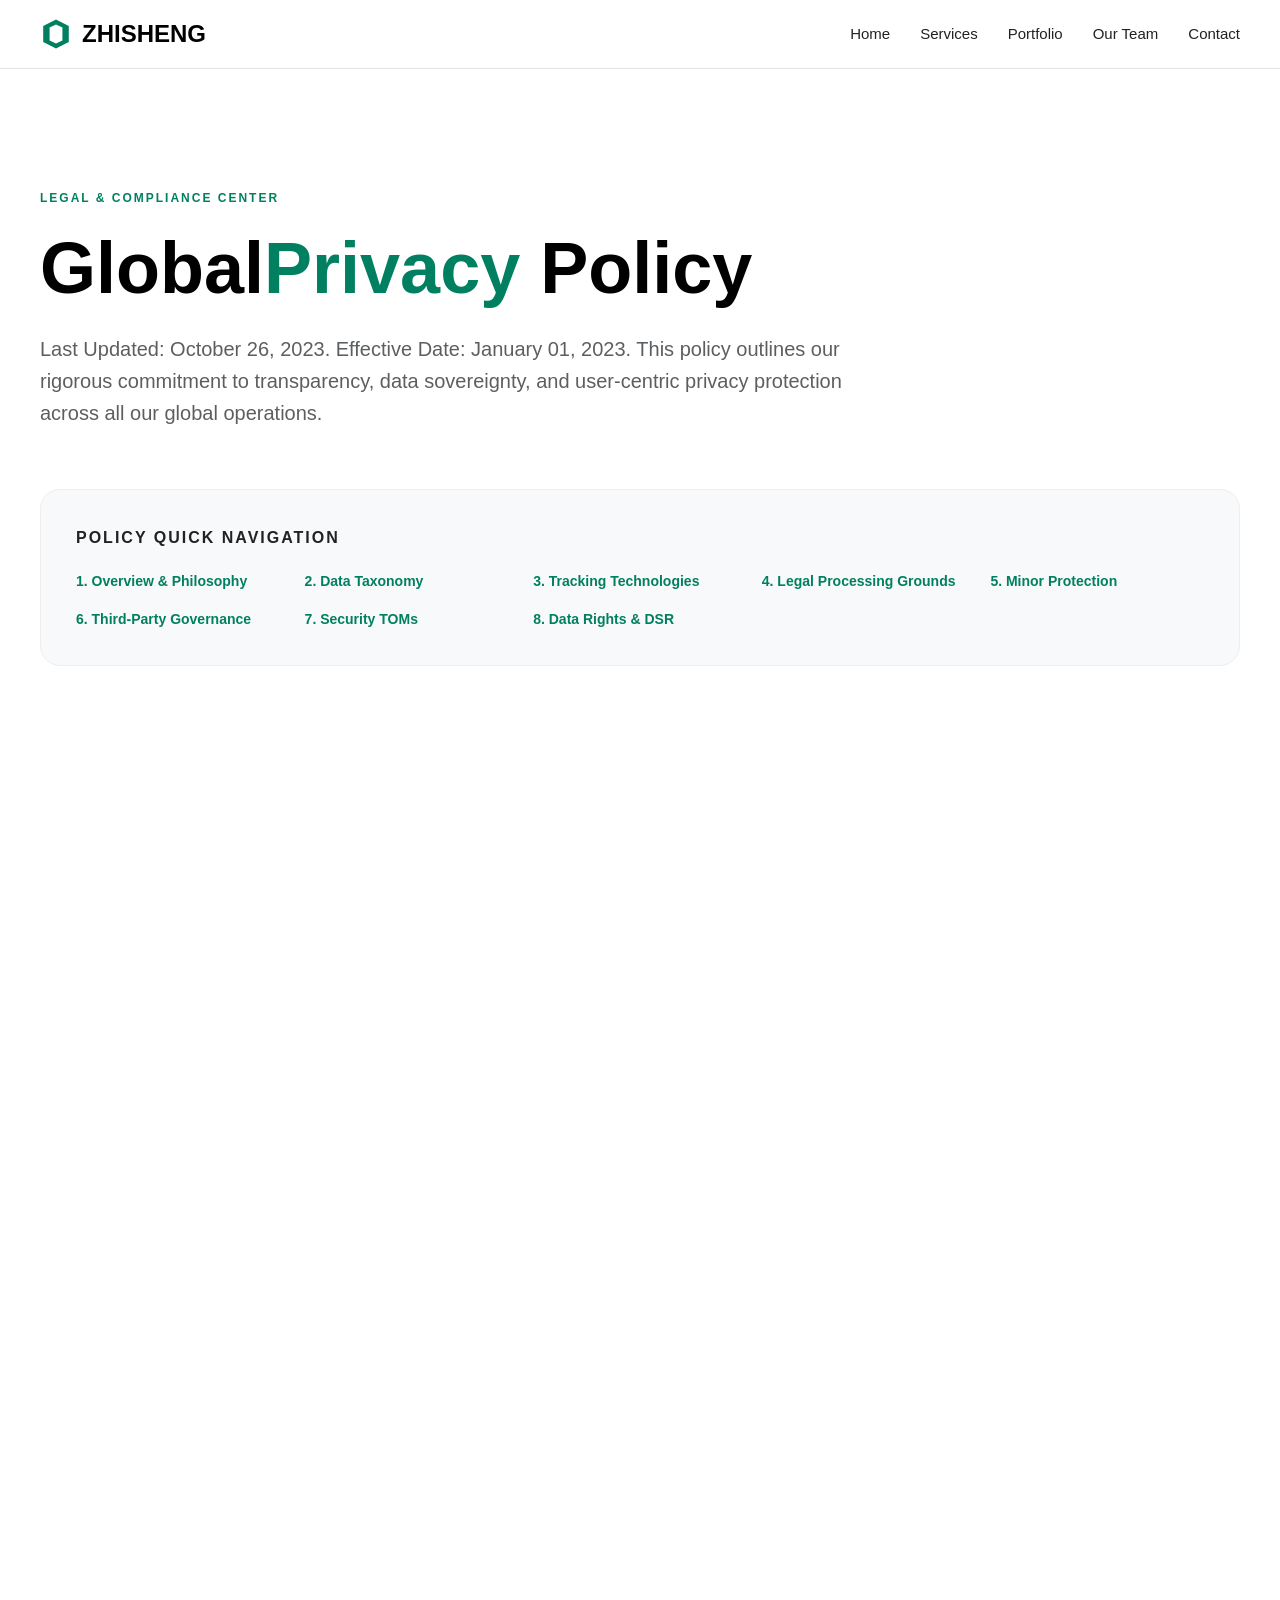
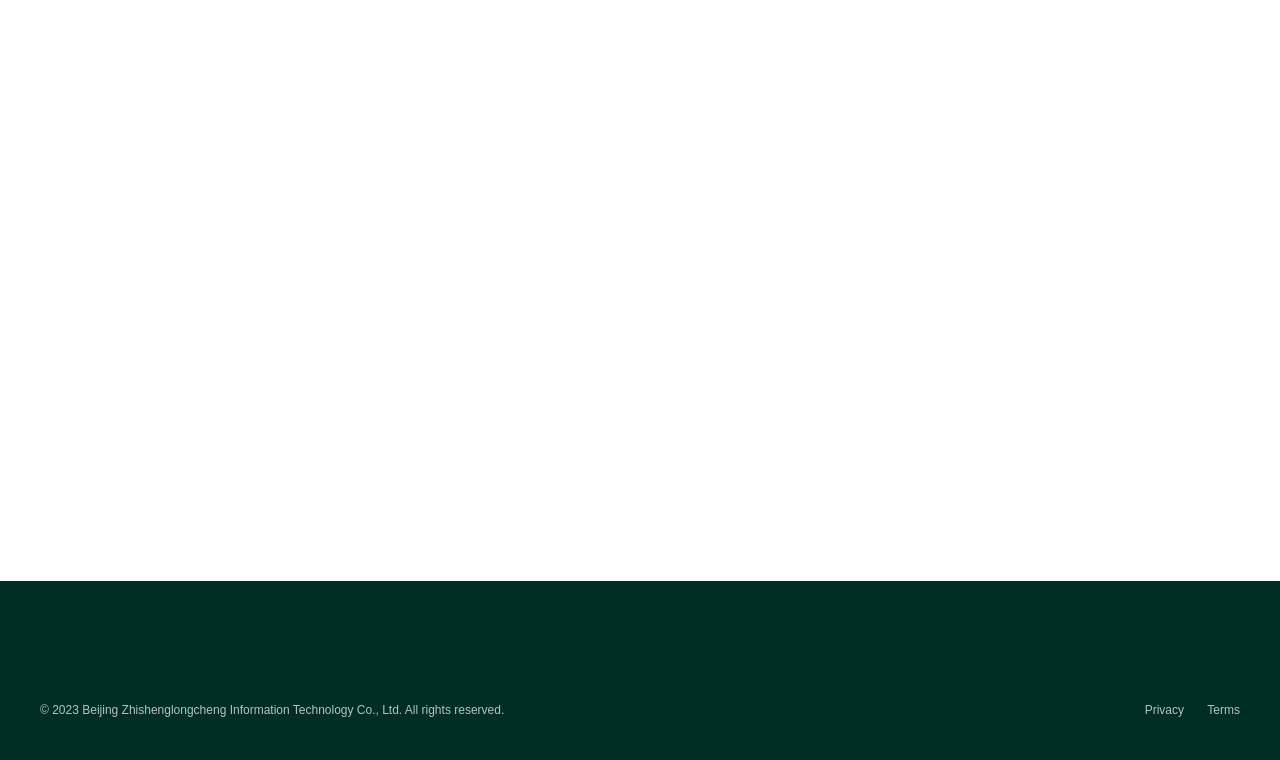
<file: privacy.html>
<!DOCTYPE html>
<html lang="en">
<head>
    <meta charset="UTF-8">
    <meta name="viewport" content="width=device-width, initial-scale=1.0">
    <title>Comprehensive Global Privacy Policy | ZHISHENG - Data Protection Excellence</title>
    <meta name="description" content="Detailed Global Privacy Policy for Beijing Zhishenglongcheng Information Technology Co., Ltd. Fully compliant with GDPR, CCPA, COPPA, and international data standards.">
    <link rel="stylesheet" href="css/style.css">

    <!-- Open Graph -->
    <meta property="og:type" content="website">
    <meta property="og:title" content="Comprehensive Global Privacy Policy | ZHISHENG">
    <meta property="og:description" content="Our enterprise-level framework for safeguarding global user data and ensuring regulatory transparency.">
    <meta property="og:image" content="svg/logo.svg">

    <!-- Favicon -->
    <link rel="icon" type="image/svg+xml" href="svg/logo.svg">
</head>
<body style="background-color: var(--white);">
    <header id="main-header">
        <nav class="container">
            <div class="logo">
                <a href="index.html">
                    <svg viewBox="0 0 100 100" xmlns="http://www.w3.org/2000/svg" aria-hidden="true"><path d="M50 5L10 25V75L50 95L90 75V25L50 5Z" fill="#008060"/><path d="M50 20L30 30V70L50 80L70 70V30L50 20Z" fill="white"/></svg>
                    <span>ZHISHENG</span>
                </a>
            </div>

            <button class="menu-toggle" aria-label="Toggle navigation" aria-expanded="false">
                <span></span>
                <span></span>
                <span></span>
            </button>

            <ul class="nav-links">
                <li><a href="index.html">Home</a></li>
                <li><a href="business.html">Services</a></li>
                <li><a href="cases.html">Portfolio</a></li>
                <li><a href="team.html">Our Team</a></li>
                <li><a href="contact.html">Contact</a></li>
            </ul>
        </nav>
    </header>

    <main>
        <!-- Hero Section -->
        <section class="page-hero container reveal" style="padding: 120px 20px 60px; text-align: left;">
            <span class="label">Legal & Compliance Center</span>
            <h1 class="hero-title" style="margin-top: 10px;">Global<span>Privacy</span> Policy</h1>
            <p class="hero-subtitle" style="max-width: 850px; margin: 25px 0 0; line-height: 1.6;">Last Updated: October 26, 2023. Effective Date: January 01, 2023. This policy outlines our rigorous commitment to transparency, data sovereignty, and user-centric privacy protection across all our global operations.</p>
        </section>

        <!-- Fast Navigation -->
        <section class="container reveal" style="padding: 0 20px 60px;">
            <div style="background: #f8f9fa; padding: 35px; border-radius: 20px; border: 1px solid #eee;">
                <h4 style="margin-bottom: 20px; font-size: 1rem; text-transform: uppercase; letter-spacing: 2px; font-weight: 800;">Policy Quick Navigation</h4>
                <div style="display: grid; grid-template-columns: repeat(auto-fill, minmax(200px, 1fr)); gap: 15px; font-size: 14px;">
                    <a href="#section-1" style="color: var(--primary-color); text-decoration: none; font-weight: 600;">1. Overview & Philosophy</a>
                    <a href="#section-2" style="color: var(--primary-color); text-decoration: none; font-weight: 600;">2. Data Taxonomy</a>
                    <a href="#section-3" style="color: var(--primary-color); text-decoration: none; font-weight: 600;">3. Tracking Technologies</a>
                    <a href="#section-4" style="color: var(--primary-color); text-decoration: none; font-weight: 600;">4. Legal Processing Grounds</a>
                    <a href="#section-5" style="color: var(--primary-color); text-decoration: none; font-weight: 600;">5. Minor Protection</a>
                    <a href="#section-6" style="color: var(--primary-color); text-decoration: none; font-weight: 600;">6. Third-Party Governance</a>
                    <a href="#section-7" style="color: var(--primary-color); text-decoration: none; font-weight: 600;">7. Security TOMs</a>
                    <a href="#section-8" style="color: var(--primary-color); text-decoration: none; font-weight: 600;">8. Data Rights & DSR</a>
                </div>
            </div>
        </section>

        <section class="legal-content container reveal" style="padding-top: 0; padding-bottom: 120px; line-height: 2;">
            <div style="max-width: 1000px;">

                <div id="section-1" class="reveal" style="margin-bottom: 80px;">
                    <h2 style="font-size: 2.2rem; margin-bottom: 30px; letter-spacing: -1px;">1. OVERVIEW & PHILOSOPHY</h2>
                    <p>Beijing Zhishenglongcheng Information Technology Co., Ltd. ("ZHISHENG," "we," "us," or "our") is a specialized global technology organization providing high-performance mobile applications and immersive digital entertainment. We operate on a foundation of "Privacy by Design," ensuring that data protection is not an afterthought but a core component of our technical architecture. This philosophy governs our entire lifecycle, from initial R&D to global operational scaling.</p>
                    <p>This Global Privacy Policy is a comprehensive disclosure of our data practices. We recognize that our users span multiple legal jurisdictions; therefore, this document is engineered to meet and exceed the requirements of the **EU General Data Protection Regulation (GDPR)**, the **California Consumer Privacy Act (CCPA/CPRA)**, the **UK Data Protection Act**, and the **Personal Information Protection Law (PIPL)** of the People's Republic of China. This policy applies to all interactions with our website (zhishenglc.com), our mobile software, R&D showcases, and B2B engagement channels.</p>
                    <p>We are committed to providing you with clear and accessible information about our data processing. If you have any questions or concerns regarding our practices, we provide direct access to our Data Protection Office as detailed in Section 11.</p>
                </div>

                <div id="section-2" class="reveal" style="margin-bottom: 80px;">
                    <h2 style="font-size: 2.2rem; margin-bottom: 30px; letter-spacing: -1px;">2. TAXONOMY OF DATA COLLECTION</h2>
                    <p>Our systems categorize data collection into three distinct tiers to ensure clarity and purpose-limitation. We only collect the minimum amount of data necessary to provide a high-quality service and ensure platform security.</p>

                    <h4 style="margin: 40px 0 15px; color: var(--primary-color); text-transform: uppercase; font-size: 0.9rem; letter-spacing: 1px;">2.1 Voluntary Information Disclosure</h4>
                    <p>Information you provide directly to us when engaging our professional services, participating in surveys, or creating digital profiles:</p>
                    <ul>
                        <li><strong>Identity & Professional Data:</strong> Full legal name, professional title, corporate affiliation, and industry sector. This is collected primarily during B2B strategic docking and partner onboarding processes to verify professional standing.</li>
                        <li><strong>Communication Channels:</strong> Verified business email addresses, telephone numbers, and authorized social identifiers used for project management, technical support, and critical service notifications.</li>
                        <li><strong>Account Metadata:</strong> Usernames, encrypted authentication tokens, and profile preferences within our mobile applications.</li>
                        <li><strong>Financial Metadata:</strong> Where applicable for B2B transactions or high-tier enterprise services, we may collect billing addresses and tax identification numbers. We do not store full credit card numbers; these are handled by PCI-DSS compliant third-party payment gateways.</li>
                    </ul>

                    <h4 style="margin: 40px 0 15px; color: var(--primary-color); text-transform: uppercase; font-size: 0.9rem; letter-spacing: 1px;">2.2 Automated Technical Telemetry</h4>
                    <p>To maintain 99.9% uptime, optimize performance for diverse global hardware, and ensure zero-trust security, our backend servers automatically capture technical metadata from your device:</p>
                    <ul>
                        <li><strong>Unique Hardware Identifiers:</strong> We process **UDID**, **IMEI**, and **MAC addresses** hashed via SHA-256 strictly for security auditing, fraud prevention, and to mitigate bot-net activity in our gaming environments.</li>
                        <li><strong>Mobile Advertising IDs:</strong> We access Apple’s **IDFA** and Google’s **GAID** strictly subject to platform-level consent (e.g., App Tracking Transparency). These identifiers are used solely to measure the efficacy of our global user acquisition (UA) funnels and attribution.</li>
                        <li><strong>Usage Analytics:</strong> Granular clickstream data, feature activation sequences, session heatmaps, and precise application state logs recorded during crash events to facilitate rapid R&D iteration.</li>
                        <li><strong>Network Diagnostics:</strong> IP address (obfuscated at the last octet), Internet Service Provider (ISP), connection type (5G/4G/Wi-Fi), and approximate geographic data derived from IP headers.</li>
                    </ul>
                </div>

                <div id="section-3" class="reveal" style="margin-bottom: 80px;">
                    <h2 style="font-size: 2.2rem; margin-bottom: 30px; letter-spacing: -1px;">3. COOKIE & TRACKING ARCHITECTURE</h2>
                    <p>We implement a transparent, tiered cookie management system. Our website does not use tracking technologies for "profiling" users across non-affiliated domains without explicit, affirmative consent.</p>
                    <table style="width: 100%; border-collapse: collapse; margin: 30px 0; font-size: 14px; border: 1px solid #eee; line-height: 1.5;">
                        <thead>
                            <tr style="background: #f8f9fa;">
                                <th style="padding: 20px; border: 1px solid #eee; text-align: left; width: 25%;">Tier</th>
                                <th style="padding: 20px; border: 1px solid #eee; text-align: left;">Technical Function & Purpose</th>
                            </tr>
                        </thead>
                        <tbody>
                            <tr>
                                <td style="padding: 20px; border: 1px solid #eee;"><strong>Tier 1: Essential</strong></td>
                                <td style="padding: 20px; border: 1px solid #eee;">Mandatory for secure session maintenance, CSRF protection, and high-availability load balancing across our global nodes. These cannot be disabled.</td>
                            </tr>
                            <tr>
                                <td style="padding: 20px; border: 1px solid #eee;"><strong>Tier 2: Functional</strong></td>
                                <td style="padding: 20px; border: 1px solid #eee;">Persistence of UI preferences, localized language selection, and regional regulatory compliance states.</td>
                            </tr>
                            <tr>
                                <td style="padding: 20px; border: 1px solid #eee;"><strong>Tier 3: Analytical</strong></td>
                                <td style="padding: 20px; border: 1px solid #eee;">Aggregated, anonymized heatmapping and navigation analysis to optimize our R&D showcases and documentation flow.</td>
                            </tr>
                            <tr>
                                <td style="padding: 20px; border: 1px solid #eee;"><strong>Tier 4: UA/Marketing</strong></td>
                                <td style="padding: 20px; border: 1px solid #eee;">Attribution tokens used strictly to measure the ROI of our professional partnership campaigns on platforms like LinkedIn and Google.</td>
                            </tr>
                        </tbody>
                    </table>
                </div>

                <div id="section-4" class="reveal" style="margin-bottom: 80px;">
                    <h2 style="font-size: 2.2rem; margin-bottom: 30px; letter-spacing: -1px;">4. LEGAL JUSTIFICATION FOR DATA PROCESSING</h2>
                    <p>ZHISHENG operates under strict legal pillars defined by international law for all data processing activities. We never process data without a clear, documented purpose.</p>
                    <ul>
                        <li><strong>Performance of Contract:</strong> Processing is essential to deliver the mobile services, gaming features, and technical R&D milestones agreed upon in our Master Service Agreements (MSA) or Terms of Service.</li>
                        <li><strong>Legitimate Business Interests:</strong> Monitoring network security to prevent DDoS attacks, identifying IP theft, optimizing engine performance for low-end devices, and managing global server infrastructure to ensure 24/7 availability.</li>
                        <li><strong>Consent-Based Processing:</strong> For non-essential tracking, marketing correspondence, and personalized advertising where the user has provided an explicit, informed opt-in.</li>
                        <li><strong>Statutory & Regulatory Compliance:</strong> Retaining data for mandatory tax auditing, fulfilling anti-money laundering (AML) requirements, and responding to valid governmental or judicial subpoenas.</li>
                    </ul>
                </div>

                <div id="section-5" class="reveal" style="margin-bottom: 80px;">
                    <h2 style="font-size: 2.2rem; margin-bottom: 30px; letter-spacing: -1px;">5. PROTECTION OF MINORS & GLOBAL AGE POLICY</h2>
                    <p>We maintain a "Privacy First" protocol for minor users, strictly adhering to **COPPA** (USA) and **GDPR-K** (EU) standards. Our services are not engineered for, nor targeted at, individuals under the age of 13 (or 16 in certain EEA jurisdictions). We do not knowingly collect personal data from children without verifiable parental consent.</p>
                    <div style="background: #fff9f9; border-left: 4px solid #d72c0d; padding: 30px; margin: 30px 0; border-radius: 8px;">
                        <h4 style="color: #d72c0d; margin-top: 0; font-weight: 800;">Minor User Safety Protocol & 24-Hour Purge</h4>
                        <p style="margin-bottom: 15px;">If our neutral age-gate identifies a user as a minor, we immediately engage "Safe-Mode": All behavioral tracking is severed, personalized advertising is disabled, and social features are restricted to prevent PII (Personally Identifiable Information) leakage.</p>
                        <p style="margin-bottom: 0; font-weight: 600;">The 24-Hour Purge Guarantee: If we identify that minor data has been collected inadvertently without verifiable parental consent, we commit to a mandatory deletion process across our active production clusters within 24 hours of discovery. Parents may initiate this process via <code>support@zhishenglc.com</code>.</p>
                    </div>
                </div>

                <div id="section-6" class="reveal" style="margin-bottom: 80px;">
                    <h2 style="font-size: 2.2rem; margin-bottom: 30px; letter-spacing: -1px;">6. DATA SOVEREIGNTY & THIRD-PARTY GOVERNANCE</h2>
                    <p>We share data only with audited service providers who maintain technical and organizational security standards equal to or higher than our own. ZHISHENG does not engage in the sale of user data for monetary profit.</p>
                    <ul>
                        <li><strong>Infrastructure Partners:</strong> AWS (US/Asia/EU) and Google Cloud for resilient, encrypted storage and serverless computing.</li>
                        <li><strong>Monetization Partners:</strong> AdMob, Unity Ads, and AppLovin. These partners process anonymized device tokens to deliver age-appropriate ad content. We audit their SDKs regularly for privacy compliance.</li>
                        <li><strong>Strategic Analytics:</strong> Firebase, Adjust, and AppsFlyer. These tools process event-based data to help us refine game balance, app utility, and user journey optimization.</li>
                    </ul>
                </div>

                <div id="section-7" class="reveal" style="margin-bottom: 80px;">
                    <h2 style="font-size: 2.2rem; margin-bottom: 30px; letter-spacing: -1px;">7. SECURITY TOMs (TECHNICAL & ORGANIZATIONAL MEASURES)</h2>
                    <p>ZHISHENG employs military-grade security to protect the integrity, confidentiality, and availability of your data. Our technical backbone is built with a zero-trust mindset.</p>
                    <ul>
                        <li><strong>Encryption:</strong> Mandatory **AES-256** for data at rest and **TLS 1.3** for all data in transit. We utilize hardware security modules (HSMs) for key management.</li>
                        <li><strong>Access Isolation:</strong> Production data is siloed from development environments with strict multi-factor authentication (MFA) and biometric requirements for all technical staff.</li>
                        <li><strong>Anonymization & Pseudonymization:</strong> We utilize salt-based hashing (**SHA-512**) for all user identifiers before they enter our analytical data lake, ensuring that raw PII is never used for research purposes.</li>
                        <li><strong>Continuous Auditing:</strong> Regular penetration testing and vulnerability scanning are performed by independent third-party security firms.</li>
                    </ul>
                </div>

                <div id="section-8" class="reveal" style="margin-bottom: 80px;">
                    <h2 style="font-size: 2.2rem; margin-bottom: 30px; letter-spacing: -1px;">8. DATA SUBJECT RIGHTS & DSR PROCEDURES</h2>
                    <p>Regardless of your geographic location, ZHISHENG respects your fundamental right to control your digital identity. We provide a formal **Data Subject Request (DSR)** process to handle the following rights:</p>
                    <div style="background: #fdfdfd; border: 1px solid #eee; padding: 40px; border-radius: 20px; margin: 30px 0;">
                        <ul style="margin: 0; font-size: 15px; line-height: 2;">
                            <li><strong>Right of Access & Portability:</strong> Request a structured, machine-readable export of all data associated with your device or account.</li>
                            <li><strong>Right of Rectification:</strong> Request correction of inaccurate professional or personal metadata.</li>
                            <li><strong>Right of Erasure ("Right to be Forgotten"):</strong> Permanent deletion of your account and all associated identifiers across our global production clusters.</li>
                            <li><strong>Right to Object & Restrict:</strong> Limit processing activities while your data accuracy is being verified or object to processing based on legitimate interests.</li>
                            <li><strong>Right to Withdraw Consent:</strong> Revoke permissions for marketing and non-essential cookies at any time without penalty.</li>
                        </ul>
                    </div>
                    <p>To exercise these rights, please email <code>support@zhishenglc.com</code> with the subject line **"DSR Request"**. To protect your security, we will require verification of your device ID or account ownership through a secondary authentication method. We will provide a formal resolution within **30 calendar days** of verification.</p>
                </div>

                <div id="section-9" class="reveal" style="margin-bottom: 80px;">
                    <h2 style="font-size: 2.2rem; margin-bottom: 30px; letter-spacing: -1px;">9. INTERNATIONAL DATA TRANSFERS</h2>
                    <p>ZHISHENG is a global organization. Your information may be transferred to and processed in countries other than your own, including China, the United States, and Singapore. We ensure that such transfers are conducted under the protection of **Standard Contractual Clauses (SCCs)** and adequacy decisions where applicable, ensuring your data receives a level of protection consistent with global best practices.</p>
                </div>

                <div id="section-10" class="reveal" style="margin-bottom: 80px;">
                    <h2 style="font-size: 2.2rem; margin-bottom: 30px; letter-spacing: -1px;">10. UPDATES, AMENDMENTS & NOTIFICATIONS</h2>
                    <p>We reserve the right to amend this Privacy Policy at any time to reflect changes in our Services, technical architecture, or global legal requirements. Significant changes affecting your fundamental rights will be notified via prominent in-app notifications, push alerts, or via the primary email address on file. Continued use of our Services after an update constitutes informed acceptance of the revised terms. We encourage you to review this page periodically to stay informed about our data sovereignty efforts.</p>
                </div>

                <div class="reveal" style="border-top: 1px solid #eee; padding-top: 60px;">
                    <h2 style="font-size: 2.2rem; margin-bottom: 30px; letter-spacing: -1px;">11. CONTACT OUR GLOBAL PRIVACY OFFICE</h2>
                    <p>For formal legal inquiries, data protection impact assessments (DPIA), compliance audits, or complex privacy queries, please contact our global privacy lead:</p>
                    <div style="background: var(--gray-bg); padding: 50px; border-radius: 24px; margin-top: 40px; border: 1px solid #eee;">
                        <p style="font-weight: 800; margin-bottom: 10px; font-size: 1.3rem; color: var(--black);">Global Data Protection Office (DPO)</p>
                        <p style="margin-bottom: 10px; font-weight: 600;">Beijing Zhishenglongcheng Information Technology Co., Ltd.</p>
                        <p style="margin-bottom: 10px;">Attn: Privacy Compliance & Legal Affairs</p>
                        <p style="margin-bottom: 10px;">Data Protection Officer: David Wu</p>
                        <p style="margin-bottom: 10px;">Primary Compliance Email: <a href="mailto:support@zhishenglc.com" style="color: var(--primary-color); font-weight: 700; text-decoration: none;">support@zhishenglc.com</a></p>
                        <p style="margin-bottom: 30px;">Strategic Partnership Inquiry: <a href="mailto:liunian@zhishenglc.com" style="color: var(--primary-color); font-weight: 700; text-decoration: none;">liunian@zhishenglc.com</a></p>
                        <p style="font-size: 14px; color: var(--gray-medium); line-height: 1.6;">Registered Global Headquarters: 4B06, 4/F, Bldg C3, World Flower Holiday Plaza, Jiujingzhuang Road, Daxing District, Beijing, China</p>
                    </div>
                </div>

            </div>
        </section>
    </main>

    <footer>
        <div class="container">
            <div class="footer-bottom">
                <p>&copy; 2023 Beijing Zhishenglongcheng Information Technology Co., Ltd. All rights reserved.</p>
                <div class="footer-legal">
                    <a href="privacy.html">Privacy</a>
                    <a href="terms.html">Terms</a>
                </div>
            </div>
        </div>
    </footer>

    <script src="js/script.js"></script>
</body>
</html>
</file>
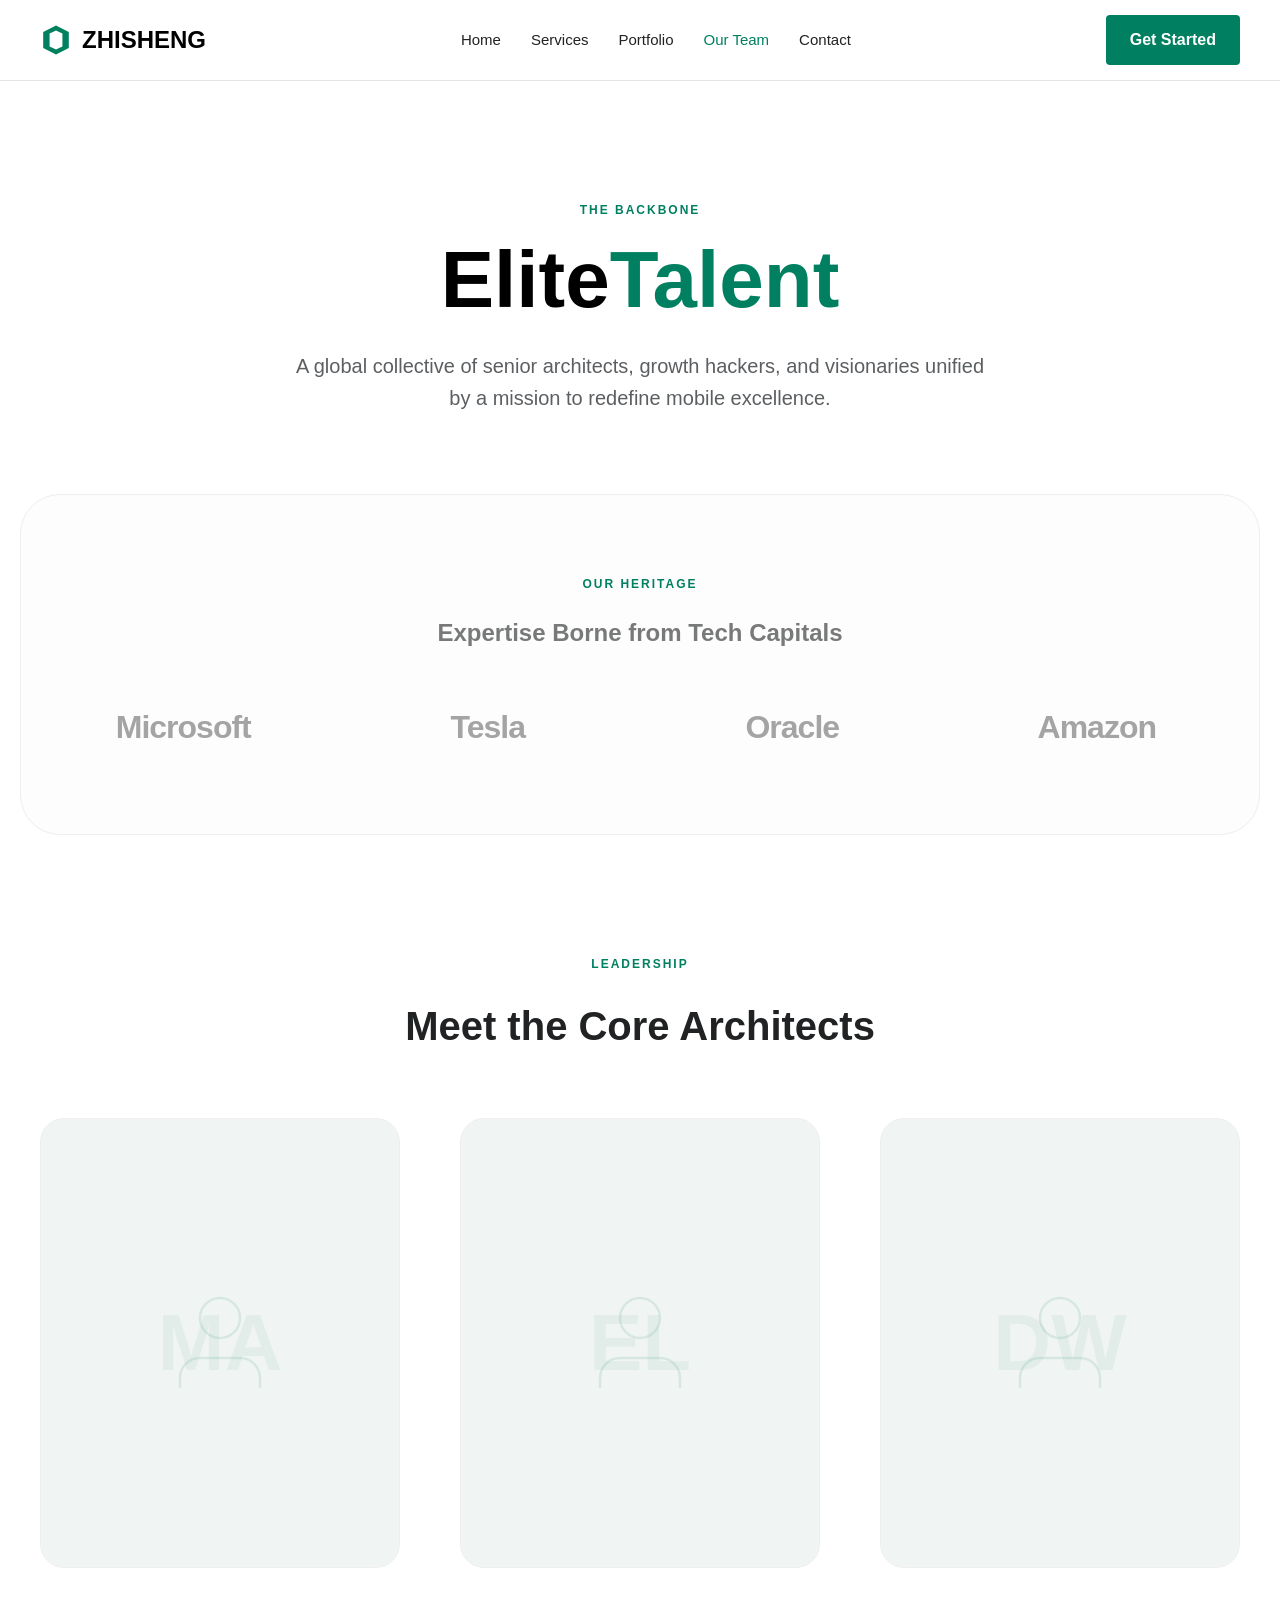
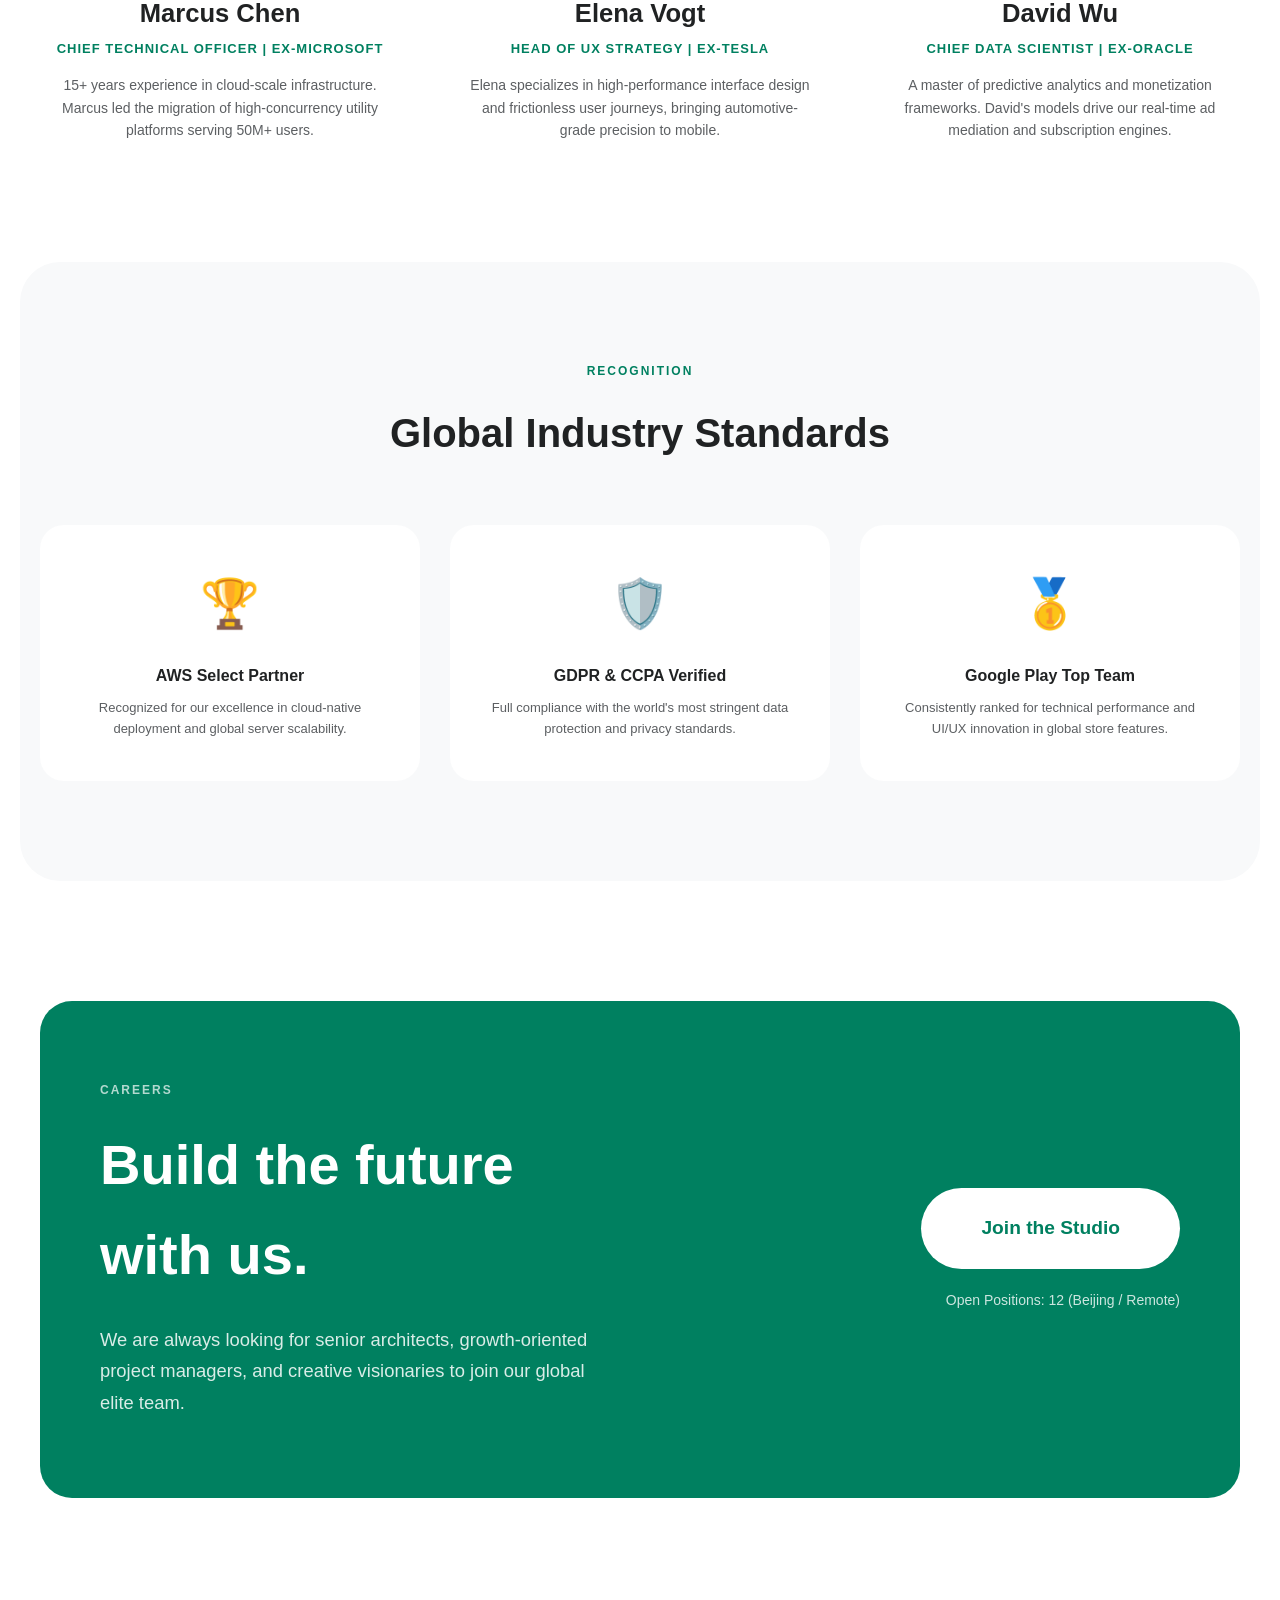
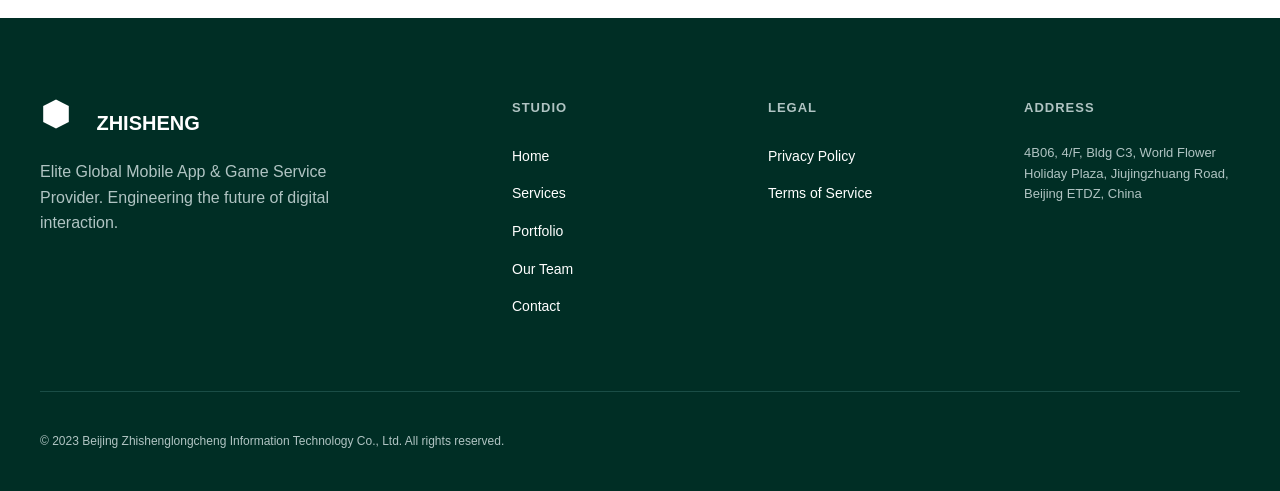
<file: team.html>
<!DOCTYPE html>
<html lang="en">
<head>
    <meta charset="UTF-8">
    <meta name="viewport" content="width=device-width, initial-scale=1.0">
    <title>Elite Team & Heritage | ZHISHENG - Global Tech Leaders</title>
    <meta name="description" content="Meet the industry veterans behind ZHISHENG. Built by senior talent from Microsoft, Tesla, and Oracle. Discover our culture of technical mastery.">
    <link rel="stylesheet" href="css/style.css">

    <!-- Open Graph -->
    <meta property="og:type" content="website">
    <meta property="og:title" content="Elite Team & Heritage | ZHISHENG">
    <meta property="og:description" content="The powerhouse of expertise behind global mobile success.">
    <meta property="og:image" content="svg/logo.svg">

    <!-- Favicon -->
    <link rel="icon" type="image/svg+xml" href="svg/logo.svg">
</head>
<body style="background-color: var(--white);">
    <header id="main-header">
        <nav class="container">
            <div class="logo">
                <a href="index.html">
                    <svg viewBox="0 0 100 100" xmlns="http://www.w3.org/2000/svg" aria-hidden="true"><path d="M50 5L10 25V75L50 95L90 75V25L50 5Z" fill="#008060"/><path d="M50 20L30 30V70L50 80L70 70V30L50 20Z" fill="white"/></svg>
                    <span>ZHISHENG</span>
                </a>
            </div>

            <button class="menu-toggle" aria-label="Toggle navigation" aria-expanded="false">
                <span></span>
                <span></span>
                <span></span>
            </button>

            <ul class="nav-links">
                <li><a href="index.html">Home</a></li>
                <li><a href="business.html">Services</a></li>
                <li><a href="cases.html">Portfolio</a></li>
                <li><a href="team.html" class="active">Our Team</a></li>
                <li><a href="contact.html">Contact</a></li>
            </ul>
            <div class="header-cta">
                <a href="contact.html" class="btn">Get Started</a>
            </div>
        </nav>
    </header>

    <main>
        <!-- Page Hero -->
        <section class="page-hero container reveal" style="padding: 120px 20px 80px; text-align: center;">
            <span class="label" style="margin: 0 auto 20px;">The Backbone</span>
            <h1 class="hero-title" style="margin: 0 auto 30px; font-size: 5rem; line-height: 1;">Elite<span>Talent</span></h1>
            <p class="hero-subtitle" style="max-width: 700px; margin: 0 auto; color: var(--gray-medium); font-size: 1.25rem;">A global collective of senior architects, growth hackers, and visionaries unified by a mission to redefine mobile excellence.</p>
        </section>

        <!-- Partner Wall / Heritage -->
        <section class="partner-wall container reveal" style="padding: 80px 20px; background: #fdfdfd; border-radius: 40px; border: 1px solid #eee; margin-bottom: 120px; text-align: center;">
            <span class="label">Our Heritage</span>
            <h2 style="margin-bottom: 50px; font-size: 1.5rem; opacity: 0.6;">Expertise Borne from Tech Capitals</h2>
            <div class="grid-4" style="align-items: center; opacity: 0.4; filter: grayscale(1);">
                <div style="font-weight: 900; font-size: 2rem; letter-spacing: -1px;">Microsoft</div>
                <div style="font-weight: 900; font-size: 2rem; letter-spacing: -1px;">Tesla</div>
                <div style="font-weight: 900; font-size: 2rem; letter-spacing: -1px;">Oracle</div>
                <div style="font-weight: 900; font-size: 2rem; letter-spacing: -1px;">Amazon</div>
            </div>
        </section>

        <!-- Team Members Section -->
        <section class="team-members container" style="padding-bottom: 120px;">
            <div class="section-header reveal">
                <span class="label">Leadership</span>
                <h2>Meet the Core Architects</h2>
            </div>
            <div class="grid-3" style="margin-top: 60px; gap: 60px;">
                <!-- Member 1 -->
                <div class="card reveal" style="padding: 0; background: none; border: none; text-align: center;">
                    <div style="aspect-ratio: 4/5; background: #f0f4f2; border-radius: 24px; margin-bottom: 25px; display: flex; align-items: center; justify-content: center; overflow: hidden; border: 1px solid #eee; position: relative;">
                         <svg width="120" height="120" viewBox="0 0 24 24" fill="none" stroke="#008060" stroke-width="0.5" opacity="0.1" style="position: absolute;"><path d="M20 21v-2a4 4 0 0 0-4-4H8a4 4 0 0 0-4 4v2"></path><circle cx="12" cy="7" r="4"/></svg>
                         <div style="font-weight: 900; font-size: 5rem; color: var(--primary-color); opacity: 0.05;">MA</div>
                    </div>
                    <h3 style="margin-bottom: 5px; font-size: 1.6rem;">Marcus Chen</h3>
                    <p style="color: var(--primary-color); font-weight: 700; font-size: 13px; text-transform: uppercase; letter-spacing: 1px;">Chief Technical Officer | Ex-Microsoft</p>
                    <p style="font-size: 14px; color: var(--gray-medium); margin-top: 15px; line-height: 1.6; padding: 0 10px;">15+ years experience in cloud-scale infrastructure. Marcus led the migration of high-concurrency utility platforms serving 50M+ users.</p>
                </div>
                <!-- Member 2 -->
                <div class="card reveal" style="padding: 0; background: none; border: none; text-align: center;">
                    <div style="aspect-ratio: 4/5; background: #f0f4f2; border-radius: 24px; margin-bottom: 25px; display: flex; align-items: center; justify-content: center; overflow: hidden; border: 1px solid #eee; position: relative;">
                         <svg width="120" height="120" viewBox="0 0 24 24" fill="none" stroke="#008060" stroke-width="0.5" opacity="0.1" style="position: absolute;"><path d="M20 21v-2a4 4 0 0 0-4-4H8a4 4 0 0 0-4 4v2"></path><circle cx="12" cy="7" r="4"/></svg>
                         <div style="font-weight: 900; font-size: 5rem; color: var(--primary-color); opacity: 0.05;">EL</div>
                    </div>
                    <h3 style="margin-bottom: 5px; font-size: 1.6rem;">Elena Vogt</h3>
                    <p style="color: var(--primary-color); font-weight: 700; font-size: 13px; text-transform: uppercase; letter-spacing: 1px;">Head of UX Strategy | Ex-Tesla</p>
                    <p style="font-size: 14px; color: var(--gray-medium); margin-top: 15px; line-height: 1.6; padding: 0 10px;">Elena specializes in high-performance interface design and frictionless user journeys, bringing automotive-grade precision to mobile.</p>
                </div>
                <!-- Member 3 -->
                <div class="card reveal" style="padding: 0; background: none; border: none; text-align: center;">
                    <div style="aspect-ratio: 4/5; background: #f0f4f2; border-radius: 24px; margin-bottom: 25px; display: flex; align-items: center; justify-content: center; overflow: hidden; border: 1px solid #eee; position: relative;">
                         <svg width="120" height="120" viewBox="0 0 24 24" fill="none" stroke="#008060" stroke-width="0.5" opacity="0.1" style="position: absolute;"><path d="M20 21v-2a4 4 0 0 0-4-4H8a4 4 0 0 0-4 4v2"></path><circle cx="12" cy="7" r="4"/></svg>
                         <div style="font-weight: 900; font-size: 5rem; color: var(--primary-color); opacity: 0.05;">DW</div>
                    </div>
                    <h3 style="margin-bottom: 5px; font-size: 1.6rem;">David Wu</h3>
                    <p style="color: var(--primary-color); font-weight: 700; font-size: 13px; text-transform: uppercase; letter-spacing: 1px;">Chief Data Scientist | Ex-Oracle</p>
                    <p style="font-size: 14px; color: var(--gray-medium); margin-top: 15px; line-height: 1.6; padding: 0 10px;">A master of predictive analytics and monetization frameworks. David's models drive our real-time ad mediation and subscription engines.</p>
                </div>
            </div>
        </section>

        <!-- Honors & Certifications -->
        <section class="honors container reveal" style="padding: 100px 20px; background: #f8f9fa; border-radius: 40px; margin-bottom: 120px;">
            <div class="section-header" style="text-align: center;">
                <span class="label">Recognition</span>
                <h2>Global Industry Standards</h2>
            </div>
            <div class="grid-3" style="margin-top: 60px;">
                <div class="card reveal" style="text-align: center; background: white; padding: 40px; border-radius: 24px;">
                    <div style="font-size: 3rem; margin-bottom: 20px;">🏆</div>
                    <h4 style="margin-bottom: 10px;">AWS Select Partner</h4>
                    <p style="font-size: 13px; color: var(--gray-medium); line-height: 1.6;">Recognized for our excellence in cloud-native deployment and global server scalability.</p>
                </div>
                <div class="card reveal" style="text-align: center; background: white; padding: 40px; border-radius: 24px;">
                    <div style="font-size: 3rem; margin-bottom: 20px;">🛡️</div>
                    <h4 style="margin-bottom: 10px;">GDPR & CCPA Verified</h4>
                    <p style="font-size: 13px; color: var(--gray-medium); line-height: 1.6;">Full compliance with the world's most stringent data protection and privacy standards.</p>
                </div>
                <div class="card reveal" style="text-align: center; background: white; padding: 40px; border-radius: 24px;">
                    <div style="font-size: 3rem; margin-bottom: 20px;">🥇</div>
                    <h4 style="margin-bottom: 10px;">Google Play Top Team</h4>
                    <p style="font-size: 13px; color: var(--gray-medium); line-height: 1.6;">Consistently ranked for technical performance and UI/UX innovation in global store features.</p>
                </div>
            </div>
        </section>

        <!-- Hiring Section -->
        <section class="hiring container reveal" style="padding-bottom: 120px;">
            <div class="grid-2" style="background: var(--primary-color); border-radius: 32px; padding: 80px 60px; color: white; align-items: center; gap: 60px;">
                <div>
                    <span class="label" style="color: white; opacity: 0.7;">Careers</span>
                    <h2 style="color: white; font-size: 3.5rem; margin-top: 10px;">Build the future with us.</h2>
                    <p style="color: rgba(255,255,255,0.85); font-size: 1.15rem; margin-top: 25px; line-height: 1.7;">We are always looking for senior architects, growth-oriented project managers, and creative visionaries to join our global elite team.</p>
                </div>
                <div style="text-align: right;">
                    <a href="mailto:liunian@zhishenglc.com" class="btn" style="background: white; color: var(--primary-color); padding: 25px 60px; font-size: 1.2rem; border-radius: 50px;">Join the Studio</a>
                    <p style="margin-top: 20px; font-size: 14px; opacity: 0.8;">Open Positions: 12 (Beijing / Remote)</p>
                </div>
            </div>
        </section>
    </main>

    <footer>
        <div class="container">
            <div class="footer-top">
                <div class="footer-brand">
                    <div class="logo">
                        <svg viewBox="0 0 100 100" xmlns="http://www.w3.org/2000/svg" style="fill: white;" aria-hidden="true"><path d="M50 5L10 25V75L50 95L90 75V25L50 5Z"/></svg>
                        <span style="color: white; font-weight: 800; font-size: 20px; margin-left: 10px;">ZHISHENG</span>
                    </div>
                    <p style="margin-top: 20px; color: #b0c4c3;">Elite Global Mobile App & Game Service Provider. Engineering the future of digital interaction.</p>
                </div>
                <div class="footer-col">
                    <h4>Studio</h4>
                    <ul>
                        <li><a href="index.html">Home</a></li>
                        <li><a href="business.html">Services</a></li>
                        <li><a href="cases.html">Portfolio</a></li>
                        <li><a href="team.html" class="active">Our Team</a></li>
                        <li><a href="contact.html">Contact</a></li>
                    </ul>
                </div>
                <div class="footer-col">
                    <h4>Legal</h4>
                    <ul>
                        <li><a href="privacy.html">Privacy Policy</a></li>
                        <li><a href="terms.html">Terms of Service</a></li>
                    </ul>
                </div>
                <div class="footer-col">
                    <h4>Address</h4>
                    <p style="font-size: 13px; color: #b0c4c3; line-height: 1.6;">4B06, 4/F, Bldg C3, World Flower Holiday Plaza, Jiujingzhuang Road, Beijing ETDZ, China</p>
                </div>
            </div>
            <div class="footer-bottom">
                <p>&copy; 2023 Beijing Zhishenglongcheng Information Technology Co., Ltd. All rights reserved.</p>
            </div>
        </div>
    </footer>

    <script src="js/script.js"></script>
</body>
</html>
</file>
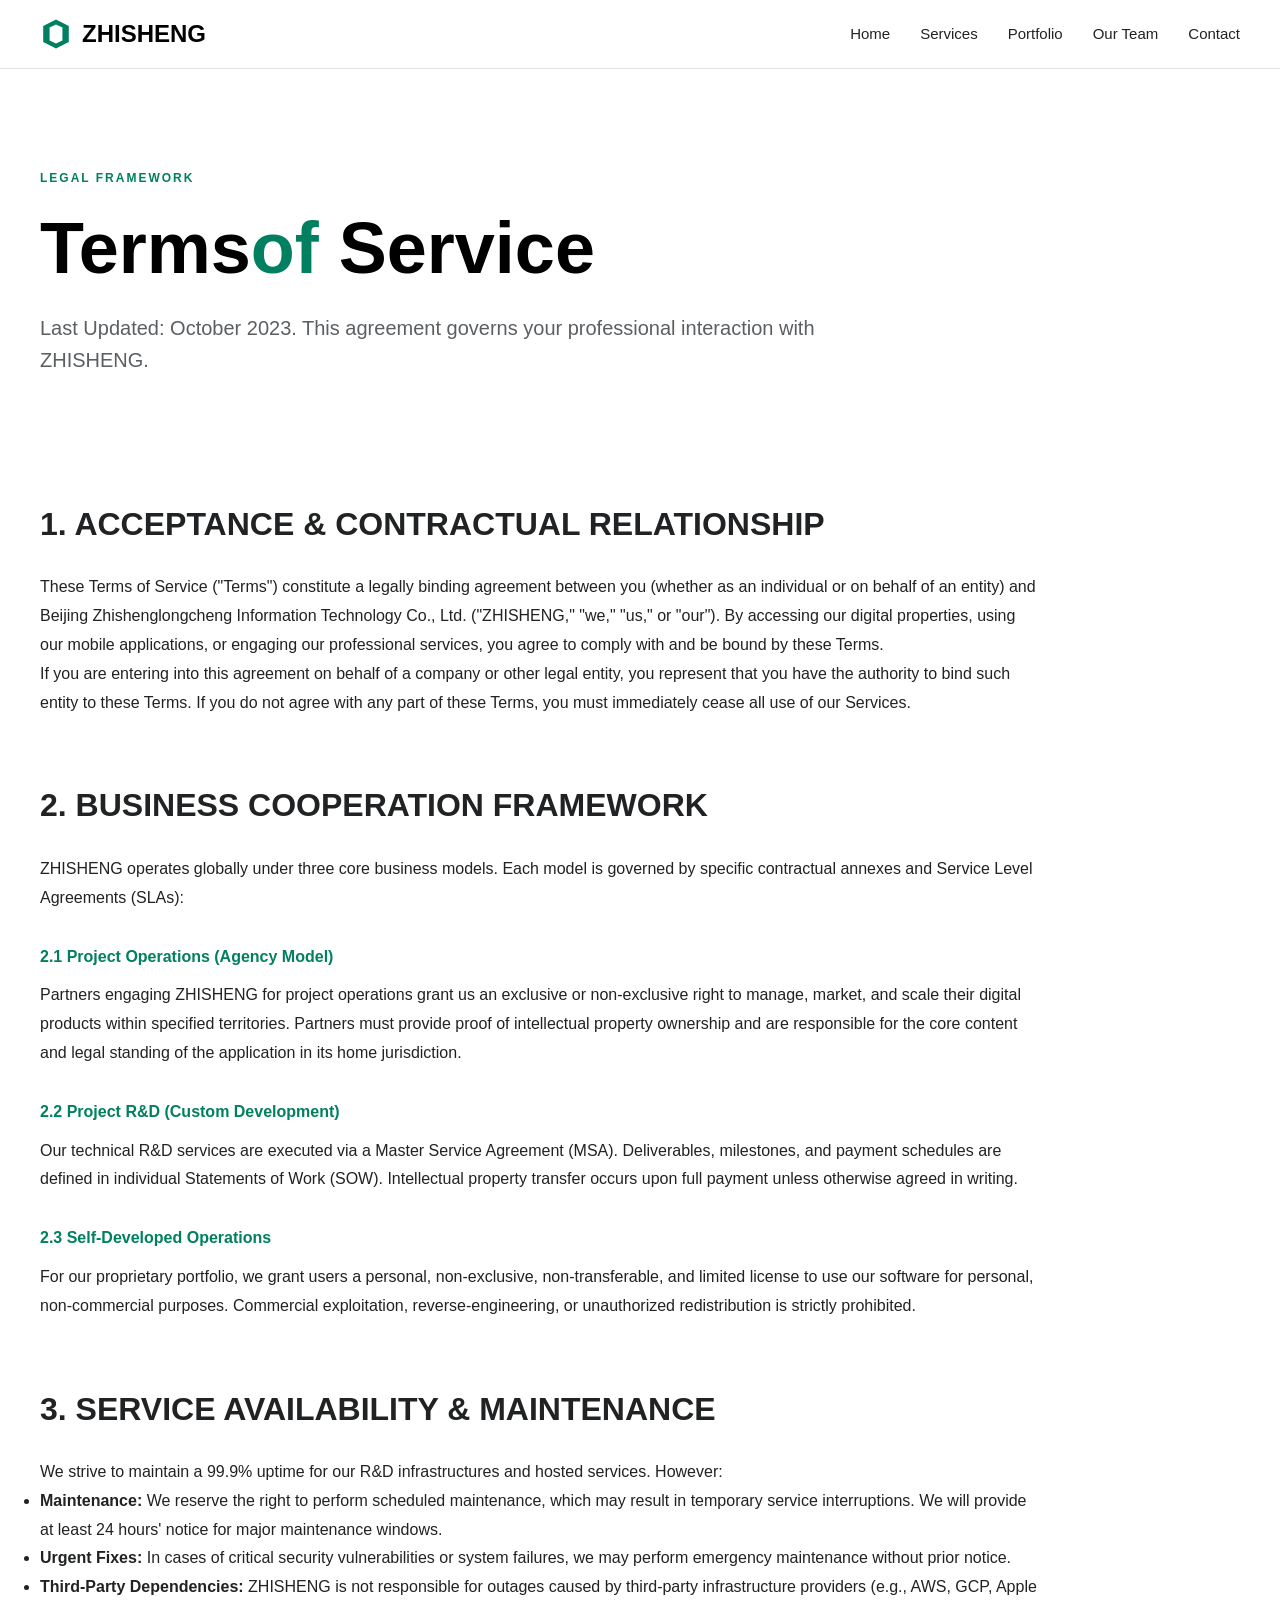
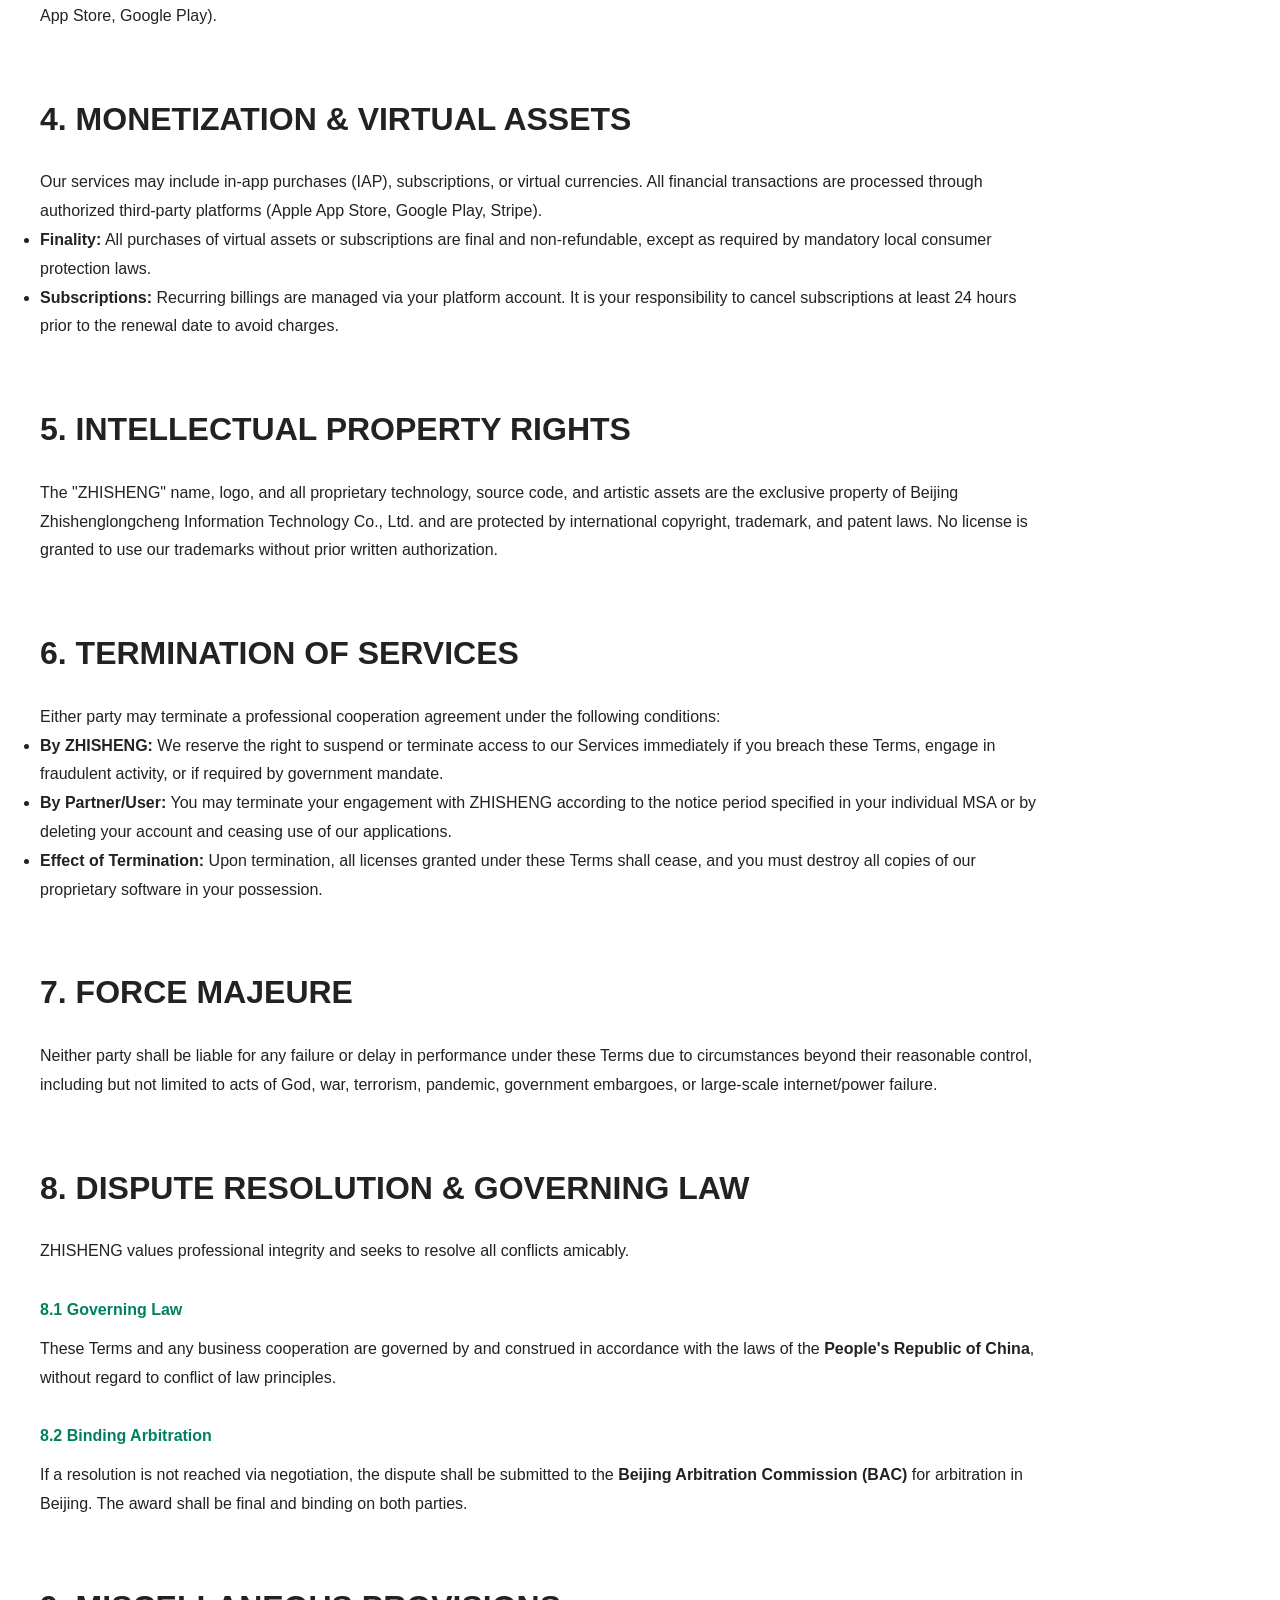
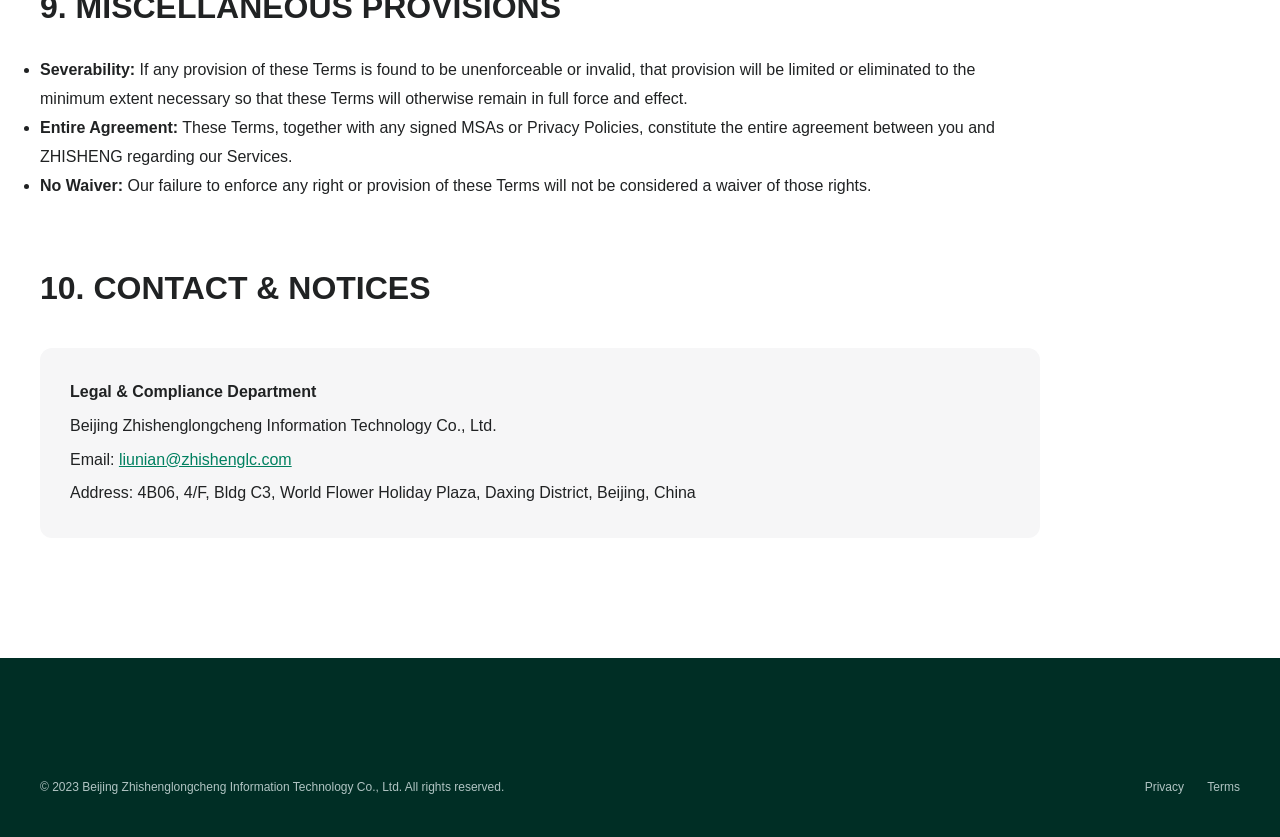
<file: terms.html>
<!DOCTYPE html>
<html lang="en">
<head>
    <meta charset="UTF-8">
    <meta name="viewport" content="width=device-width, initial-scale=1.0">
    <title>Terms of Service | ZHISHENG - Global Operation Standards</title>
    <meta name="description" content="Official Terms of Service for Beijing Zhishenglongcheng Information Technology Co., Ltd. Global business models, cooperation methods, and legal dispute resolution.">
    <link rel="stylesheet" href="css/style.css">

    <!-- Open Graph -->
    <meta property="og:type" content="website">
    <meta property="og:title" content="Terms of Service | ZHISHENG">
    <meta property="og:description" content="Legal framework and business cooperation standards for our global services.">
    <meta property="og:image" content="svg/logo.svg">

    <!-- Favicon -->
    <link rel="icon" type="image/svg+xml" href="svg/logo.svg">
</head>
<body style="background-color: var(--white);">
    <header id="main-header">
        <nav class="container">
            <div class="logo">
                <a href="index.html">
                    <svg viewBox="0 0 100 100" xmlns="http://www.w3.org/2000/svg" aria-hidden="true"><path d="M50 5L10 25V75L50 95L90 75V25L50 5Z" fill="#008060"/><path d="M50 20L30 30V70L50 80L70 70V30L50 20Z" fill="white"/></svg>
                    <span>ZHISHENG</span>
                </a>
            </div>

            <button class="menu-toggle" aria-label="Toggle navigation" aria-expanded="false">
                <span></span>
                <span></span>
                <span></span>
            </button>

            <ul class="nav-links">
                <li><a href="index.html">Home</a></li>
                <li><a href="business.html">Services</a></li>
                <li><a href="cases.html">Portfolio</a></li>
                <li><a href="team.html">Our Team</a></li>
                <li><a href="contact.html">Contact</a></li>
            </ul>
        </nav>
    </header>

    <main>
        <!-- Hero Section -->
        <section class="page-hero container reveal" style="padding: 100px 20px 60px; text-align: left;">
            <span class="label">Legal Framework</span>
            <h1 class="hero-title" style="margin-top: 10px;">Terms<span>of</span> Service</h1>
            <p class="hero-subtitle" style="max-width: 800px; margin: 20px 0 0;">Last Updated: October 2023. This agreement governs your professional interaction with ZHISHENG.</p>
        </section>

        <section class="legal-content container reveal" style="padding-top: 0; padding-bottom: 120px; line-height: 1.8;">
            <div style="max-width: 1000px;">

                <h2 style="font-size: 2rem; margin: 60px 0 20px;">1. ACCEPTANCE & CONTRACTUAL RELATIONSHIP</h2>
                <p>These Terms of Service ("Terms") constitute a legally binding agreement between you (whether as an individual or on behalf of an entity) and Beijing Zhishenglongcheng Information Technology Co., Ltd. ("ZHISHENG," "we," "us," or "our"). By accessing our digital properties, using our mobile applications, or engaging our professional services, you agree to comply with and be bound by these Terms.</p>
                <p>If you are entering into this agreement on behalf of a company or other legal entity, you represent that you have the authority to bind such entity to these Terms. If you do not agree with any part of these Terms, you must immediately cease all use of our Services.</p>

                <h2 style="font-size: 2rem; margin: 60px 0 20px;">2. BUSINESS COOPERATION FRAMEWORK</h2>
                <p>ZHISHENG operates globally under three core business models. Each model is governed by specific contractual annexes and Service Level Agreements (SLAs):</p>

                <h4 style="margin: 30px 0 10px; color: var(--primary-color);">2.1 Project Operations (Agency Model)</h4>
                <p>Partners engaging ZHISHENG for project operations grant us an exclusive or non-exclusive right to manage, market, and scale their digital products within specified territories. Partners must provide proof of intellectual property ownership and are responsible for the core content and legal standing of the application in its home jurisdiction.</p>

                <h4 style="margin: 30px 0 10px; color: var(--primary-color);">2.2 Project R&D (Custom Development)</h4>
                <p>Our technical R&D services are executed via a Master Service Agreement (MSA). Deliverables, milestones, and payment schedules are defined in individual Statements of Work (SOW). Intellectual property transfer occurs upon full payment unless otherwise agreed in writing.</p>

                <h4 style="margin: 30px 0 10px; color: var(--primary-color);">2.3 Self-Developed Operations</h4>
                <p>For our proprietary portfolio, we grant users a personal, non-exclusive, non-transferable, and limited license to use our software for personal, non-commercial purposes. Commercial exploitation, reverse-engineering, or unauthorized redistribution is strictly prohibited.</p>

                <h2 style="font-size: 2rem; margin: 60px 0 20px;">3. SERVICE AVAILABILITY & MAINTENANCE</h2>
                <p>We strive to maintain a 99.9% uptime for our R&D infrastructures and hosted services. However:</p>
                <ul>
                    <li><strong>Maintenance:</strong> We reserve the right to perform scheduled maintenance, which may result in temporary service interruptions. We will provide at least 24 hours' notice for major maintenance windows.</li>
                    <li><strong>Urgent Fixes:</strong> In cases of critical security vulnerabilities or system failures, we may perform emergency maintenance without prior notice.</li>
                    <li><strong>Third-Party Dependencies:</strong> ZHISHENG is not responsible for outages caused by third-party infrastructure providers (e.g., AWS, GCP, Apple App Store, Google Play).</li>
                </ul>

                <h2 style="font-size: 2rem; margin: 60px 0 20px;">4. MONETIZATION & VIRTUAL ASSETS</h2>
                <p>Our services may include in-app purchases (IAP), subscriptions, or virtual currencies. All financial transactions are processed through authorized third-party platforms (Apple App Store, Google Play, Stripe).</p>
                <ul>
                    <li><strong>Finality:</strong> All purchases of virtual assets or subscriptions are final and non-refundable, except as required by mandatory local consumer protection laws.</li>
                    <li><strong>Subscriptions:</strong> Recurring billings are managed via your platform account. It is your responsibility to cancel subscriptions at least 24 hours prior to the renewal date to avoid charges.</li>
                </ul>

                <h2 style="font-size: 2rem; margin: 60px 0 20px;">5. INTELLECTUAL PROPERTY RIGHTS</h2>
                <p>The "ZHISHENG" name, logo, and all proprietary technology, source code, and artistic assets are the exclusive property of Beijing Zhishenglongcheng Information Technology Co., Ltd. and are protected by international copyright, trademark, and patent laws. No license is granted to use our trademarks without prior written authorization.</p>

                <h2 style="font-size: 2rem; margin: 60px 0 20px;">6. TERMINATION OF SERVICES</h2>
                <p>Either party may terminate a professional cooperation agreement under the following conditions:</p>
                <ul>
                    <li><strong>By ZHISHENG:</strong> We reserve the right to suspend or terminate access to our Services immediately if you breach these Terms, engage in fraudulent activity, or if required by government mandate.</li>
                    <li><strong>By Partner/User:</strong> You may terminate your engagement with ZHISHENG according to the notice period specified in your individual MSA or by deleting your account and ceasing use of our applications.</li>
                    <li><strong>Effect of Termination:</strong> Upon termination, all licenses granted under these Terms shall cease, and you must destroy all copies of our proprietary software in your possession.</li>
                </ul>

                <h2 style="font-size: 2rem; margin: 60px 0 20px;">7. FORCE MAJEURE</h2>
                <p>Neither party shall be liable for any failure or delay in performance under these Terms due to circumstances beyond their reasonable control, including but not limited to acts of God, war, terrorism, pandemic, government embargoes, or large-scale internet/power failure.</p>

                <h2 style="font-size: 2rem; margin: 60px 0 20px;">8. DISPUTE RESOLUTION & GOVERNING LAW</h2>
                <p>ZHISHENG values professional integrity and seeks to resolve all conflicts amicably.</p>

                <h4 style="margin: 30px 0 10px; color: var(--primary-color);">8.1 Governing Law</h4>
                <p>These Terms and any business cooperation are governed by and construed in accordance with the laws of the <strong>People's Republic of China</strong>, without regard to conflict of law principles.</p>

                <h4 style="margin: 30px 0 10px; color: var(--primary-color);">8.2 Binding Arbitration</h4>
                <p>If a resolution is not reached via negotiation, the dispute shall be submitted to the <strong>Beijing Arbitration Commission (BAC)</strong> for arbitration in Beijing. The award shall be final and binding on both parties.</p>

                <h2 style="font-size: 2rem; margin: 60px 0 20px;">9. MISCELLANEOUS PROVISIONS</h2>
                <ul>
                    <li><strong>Severability:</strong> If any provision of these Terms is found to be unenforceable or invalid, that provision will be limited or eliminated to the minimum extent necessary so that these Terms will otherwise remain in full force and effect.</li>
                    <li><strong>Entire Agreement:</strong> These Terms, together with any signed MSAs or Privacy Policies, constitute the entire agreement between you and ZHISHENG regarding our Services.</li>
                    <li><strong>No Waiver:</strong> Our failure to enforce any right or provision of these Terms will not be considered a waiver of those rights.</li>
                </ul>

                <h2 style="font-size: 2rem; margin: 60px 0 20px;">10. CONTACT & NOTICES</h2>
                <div style="background: var(--gray-bg); padding: 30px; border-radius: 12px; margin-top: 30px;">
                    <p style="font-weight: 700; margin-bottom: 5px;">Legal & Compliance Department</p>
                    <p style="margin-bottom: 5px;">Beijing Zhishenglongcheng Information Technology Co., Ltd.</p>
                    <p style="margin-bottom: 5px;">Email: <a href="mailto:liunian@zhishenglc.com" style="color: var(--primary-color);">liunian@zhishenglc.com</a></p>
                    <p>Address: 4B06, 4/F, Bldg C3, World Flower Holiday Plaza, Daxing District, Beijing, China</p>
                </div>

            </div>
        </section>
    </main>

    <footer>
        <div class="container">
            <div class="footer-bottom">
                <p>&copy; 2023 Beijing Zhishenglongcheng Information Technology Co., Ltd. All rights reserved.</p>
                <div class="footer-legal">
                    <a href="privacy.html">Privacy</a>
                    <a href="terms.html">Terms</a>
                </div>
            </div>
        </div>
    </footer>

    <script src="js/script.js"></script>
</body>
</html>
</file>
<file: css/style.css>
/* ZHISHENG - Enterprise Design System (Shopify-inspired) */
:root {
    --primary-color: #008060;
    --primary-hover: #004d3d;
    --black: #000000;
    --white: #ffffff;
    --gray-bg: #f6f6f7;
    --gray-light: #f1f1f1;
    --gray-medium: #5c5f62;
    --text-main: #202223;
    --footer-bg: #002e25;
    --font-family: -apple-system, BlinkMacSystemFont, "Segoe UI", Roboto, Helvetica, Arial, sans-serif;
    --transition-base: 0.3s cubic-bezier(0.4, 0, 0.2, 1);
    --transition-reveal: 0.8s cubic-bezier(0.23, 1, 0.32, 1);
}

* {
    margin: 0;
    padding: 0;
    box-sizing: border-box;
}

html {
    scroll-behavior: smooth;
}

body {
    font-family: var(--font-family);
    color: var(--text-main);
    line-height: 1.6;
    background-color: var(--white);
    -webkit-font-smoothing: antialiased;
}

/* Accessibility */
.sr-only {
    position: absolute;
    width: 1px;
    height: 1px;
    padding: 0;
    margin: -1px;
    overflow: hidden;
    clip: rect(0, 0, 0, 0);
    border: 0;
}

a:focus, button:focus {
    outline: 2px solid var(--primary-color);
    outline-offset: 4px;
}

/* Global Container */
.container {
    max-width: 1240px;
    margin: 0 auto;
    padding: 0 20px;
}

/* Page Loader */
#page-loader {
    position: fixed;
    top: 0; left: 0; width: 100%; height: 100%;
    background: var(--white);
    display: flex; justify-content: center; align-items: center;
    z-index: 9999;
    transition: opacity 0.5s ease;
}

.spinner {
    width: 40px; height: 40px;
    border: 4px solid var(--gray-light);
    border-top: 4px solid var(--primary-color);
    border-radius: 50%;
    animation: spin 1s linear infinite;
}

@keyframes spin { 100% { transform: rotate(360deg); } }

/* Header & Nav */
header {
    background-color: var(--white);
    padding: 15px 0;
    position: sticky; top: 0; z-index: 1000;
    border-bottom: 1px solid #e1e3e5;
    transition: box-shadow 0.3s ease;
}

nav {
    display: flex; justify-content: space-between; align-items: center;
}

.logo a {
    text-decoration: none; font-weight: 800; font-size: 24px; color: var(--black);
    display: flex; align-items: center;
}

.logo svg { height: 32px; margin-right: 10px; fill: var(--primary-color); }

.nav-links {
    display: flex; list-style: none; gap: 30px;
}

.nav-links a {
    text-decoration: none; color: var(--text-main);
    font-weight: 500; font-size: 15px;
    transition: color 0.2s;
}

.nav-links a:hover, .nav-links a.active { color: var(--primary-color); }

/* Hamburger Menu */
.menu-toggle {
    display: none; flex-direction: column; gap: 6px;
    background: none; border: none; cursor: pointer;
    z-index: 1001; padding: 5px;
}

.menu-toggle span {
    width: 25px; height: 2px; background: var(--black); transition: var(--transition-base);
}

.menu-toggle.open span:nth-child(1) { transform: rotate(45deg) translate(5px, 5px); }
.menu-toggle.open span:nth-child(2) { opacity: 0; }
.menu-toggle.open span:nth-child(3) { transform: rotate(-45deg) translate(7px, -6px); }

/* Buttons */
.btn, .cta-button {
    background-color: var(--primary-color);
    color: var(--white);
    padding: 12px 24px;
    border-radius: 4px;
    text-decoration: none;
    font-weight: 700;
    display: inline-block;
    border: none;
    cursor: pointer;
    transition: background-color 0.2s;
}

.btn:hover, .cta-button:hover { background-color: var(--primary-hover); }

/* Reveal Animations */
.reveal {
    opacity: 0;
    transform: translateY(40px);
    transition: opacity var(--transition-reveal), transform var(--transition-reveal);
}

.reveal.active {
    opacity: 1;
    transform: translateY(0);
}

/* Interactive Cards */
.card {
    background-color: #f8f9fa;
    padding: 30px;
    border-radius: 12px;
    text-align: left;
    transition: transform 0.3s var(--transition-base), box-shadow 0.3s var(--transition-base), border-color 0.3s;
    border: 1px solid transparent;
    cursor: pointer;
    position: relative;
    overflow: hidden;
}

.card:hover {
    transform: translateY(-5px);
    box-shadow: 0 10px 30px rgba(0,0,0,0.05);
    border-color: rgba(0, 128, 96, 0.1);
}

/* Expandable Area */
.card-expandable {
    max-height: 0;
    overflow: hidden;
    transition: max-height 0.5s var(--transition-base), opacity 0.4s ease, margin-top 0.4s ease;
    opacity: 0;
}

.card.expanded .card-expandable {
    max-height: 600px;
    opacity: 1;
    margin-top: 20px;
    padding-top: 20px;
    border-top: 1px solid #eee;
}

.card-expandable ul {
    list-style: none;
    padding: 0;
}

.card-expandable li {
    font-size: 14px;
    color: var(--gray-medium);
    margin-bottom: 12px;
    display: flex;
    align-items: center;
    gap: 12px;
}

.card-expandable li::before {
    content: '✓';
    color: var(--primary-color);
    font-weight: bold;
}

.expand-indicator {
    position: absolute;
    bottom: 20px;
    right: 25px;
    width: 24px;
    height: 24px;
    display: flex;
    align-items: center;
    justify-content: center;
    border-radius: 50%;
    background: var(--gray-light);
    color: var(--primary-color);
    transition: transform 0.3s var(--transition-base);
}

.card.expanded .expand-indicator {
    transform: rotate(180deg);
}

/* Toast Notifications */
.toast {
    position: fixed; bottom: 20px; right: 20px;
    background: #333; color: #fff;
    padding: 12px 24px; border-radius: 4px;
    box-shadow: 0 4px 12px rgba(0,0,0,0.15);
    z-index: 10000; opacity: 0;
    transform: translateY(20px);
    transition: all 0.3s var(--transition-base);
}

.toast.visible { opacity: 1; transform: translateY(0); }
.toast-success { background: var(--primary-color); }
.toast-error { background: #d72c0d; }

/* Sections Common */
section { padding: 100px 0; }
.section-header { text-align: center; margin-bottom: 60px; }
.section-header h2 { font-size: 2.5rem; font-weight: 800; margin-bottom: 1rem; }
.label {
    font-size: 12px; text-transform: uppercase; letter-spacing: 2px;
    color: var(--primary-color); font-weight: 700; margin-bottom: 20px; display: block;
}

/* Grids */
.grid-4 { display: grid; grid-template-columns: repeat(4, 1fr); gap: 20px; }
.grid-3 { display: grid; grid-template-columns: repeat(3, 1fr); gap: 30px; }
.grid-2 { display: grid; grid-template-columns: 1fr 1fr; gap: 40px; }

/* Hero Section */
.hero {
    padding: 120px 0;
    background-color: var(--white);
    text-align: center;
}

.hero-title {
    font-size: clamp(2.5rem, 8vw, 4.5rem);
    font-weight: 800; line-height: 1.1; margin-bottom: 24px; color: var(--black);
}

.hero-title span { color: var(--primary-color); }

.hero-subtitle {
    font-size: 1.25rem; color: var(--gray-medium);
    margin-bottom: 40px; max-width: 800px; margin-left: auto; margin-right: auto;
}

/* Stats Section */
.stat-item { text-align: center; }
.stat-num { font-size: 3rem; font-weight: 800; color: var(--primary-color); }
.stat-label { font-size: 0.875rem; color: var(--gray-medium); text-transform: uppercase; letter-spacing: 1px; font-weight: 600; }

/* Strategy Centers */
.centers-list { margin-top: 40px; }
.center-item {
    padding: 40px;
    border-bottom: 1px solid #e1e3e5;
}
.center-item:last-child { border-bottom: none; }
.center-text h3 { font-size: 1.5rem; margin-bottom: 15px; color: var(--primary-color); }

/* Global Markets */
.market-list { display: flex; flex-wrap: wrap; gap: 15px; margin-top: 30px; }
.market-tag { background: var(--gray-light); padding: 8px 20px; border-radius: 50px; font-size: 0.875rem; font-weight: 600; color: var(--text-main); }

/* Footer */
footer {
    background-color: var(--footer-bg); color: var(--white);
    padding: 80px 0 40px;
}

.footer-top {
    display: grid; grid-template-columns: 2fr 1fr 1fr 1fr; gap: 40px;
    padding-bottom: 60px; border-bottom: 1px solid #1a4d46;
}

.footer-brand p { margin-top: 20px; color: #b0c4c3; max-width: 300px; }
.footer-col h4 { font-size: 0.8125rem; text-transform: uppercase; letter-spacing: 1px; margin-bottom: 24px; color: #b0c4c3; font-weight: 700; }
.footer-col ul { list-style: none; }
.footer-col li { margin-bottom: 12px; }
.footer-col a { color: var(--white); text-decoration: none; font-size: 0.875rem; transition: opacity 0.2s; }
.footer-col a:hover { opacity: 0.7; text-decoration: underline; }

.footer-bottom {
    padding-top: 40px; display: flex; justify-content: space-between; align-items: center;
    font-size: 0.75rem; color: #b0c4c3;
}

.footer-legal a { color: inherit; text-decoration: none; margin-left: 20px; }

/* Responsive */
@media (max-width: 992px) {
    .grid-4, .grid-3 { grid-template-columns: 1fr 1fr; }
    .footer-top { grid-template-columns: 1fr 1fr; }
}

@media (max-width: 768px) {
    .menu-toggle { display: flex; }
    .nav-links {
        position: fixed; top: 0; right: 0; bottom: 0; width: 80%; max-width: 320px;
        background: var(--white); flex-direction: column; padding: 100px 40px;
        transform: translateX(100%); transition: transform 0.3s cubic-bezier(0.4, 0, 0.2, 1);
        box-shadow: -10px 0 20px rgba(0,0,0,0.1); z-index: 1000; justify-content: flex-start;
    }
    .nav-links.active { transform: translateX(0); }
    .header-cta { display: none; }
    .hero-title { font-size: 2.5rem; }
    .grid-4, .grid-3 { grid-template-columns: 1fr; }
    .hero { padding: 80px 0; }
}
</file>
